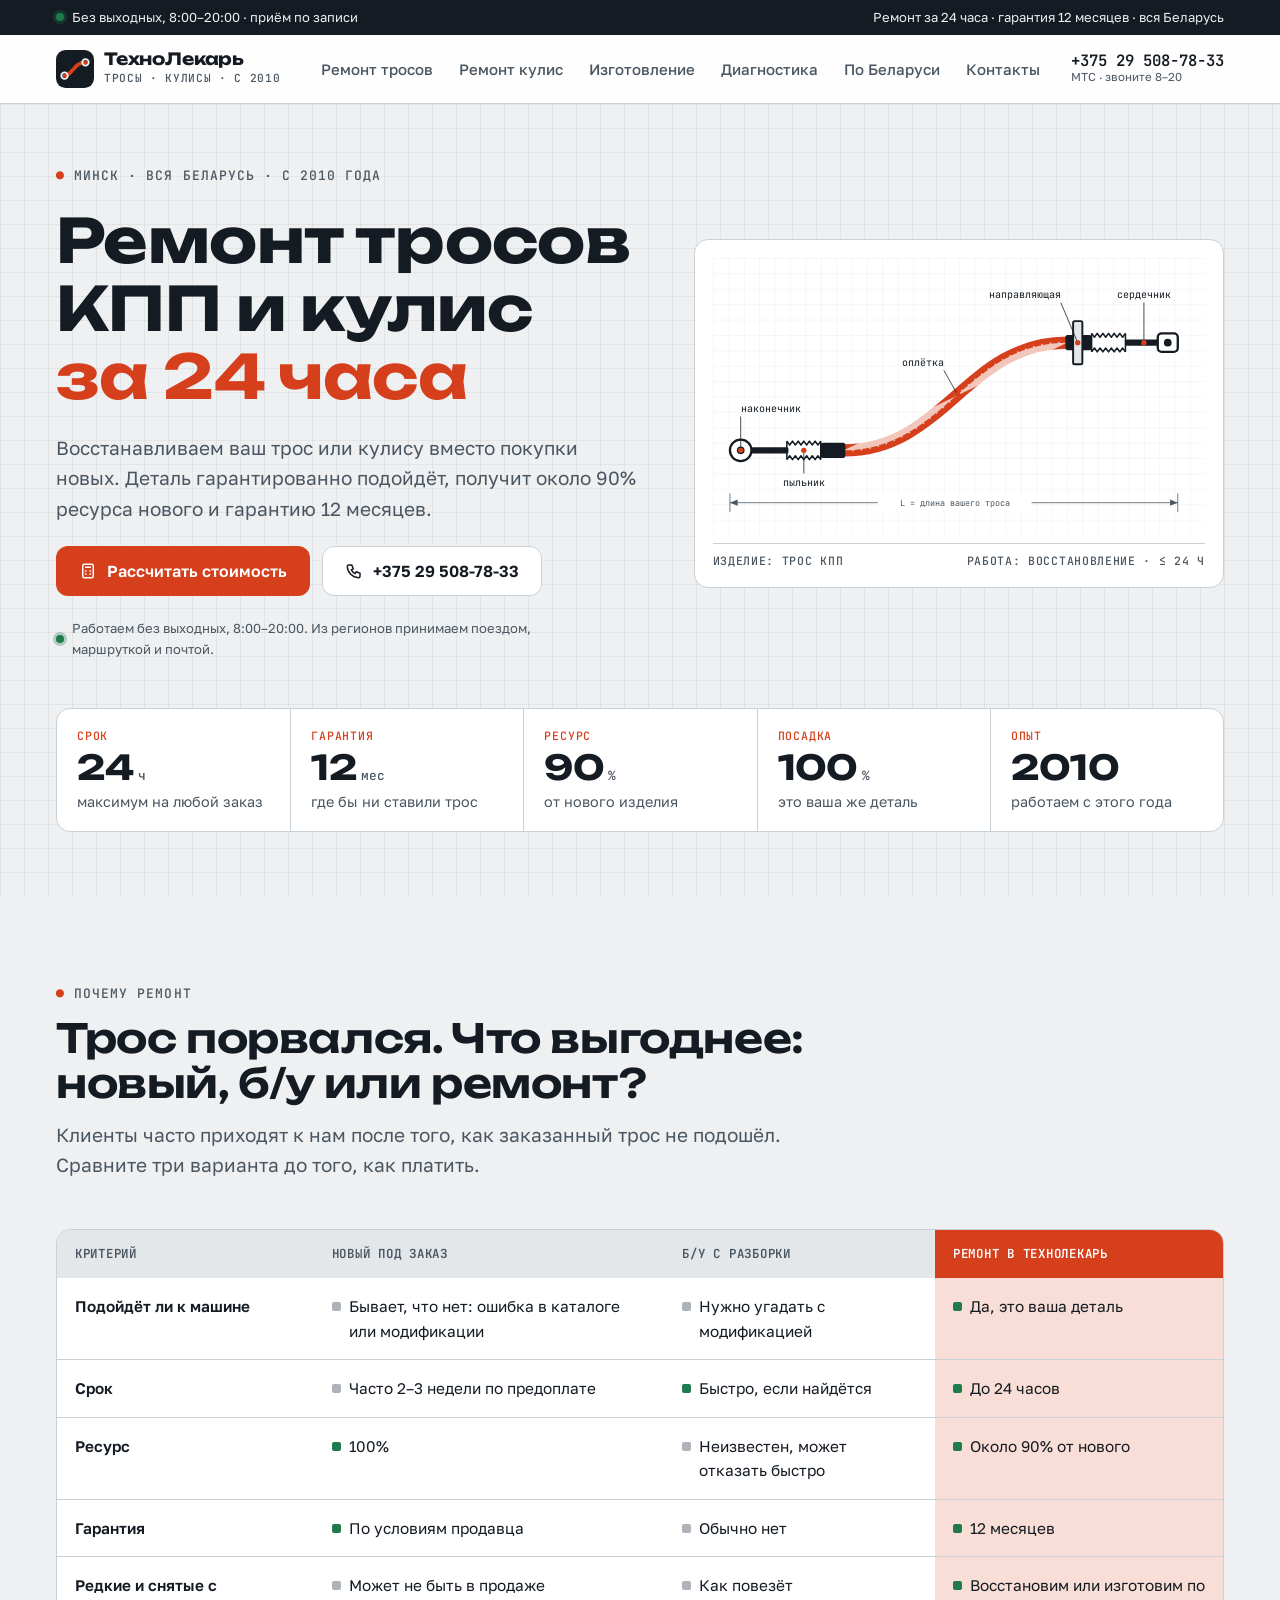
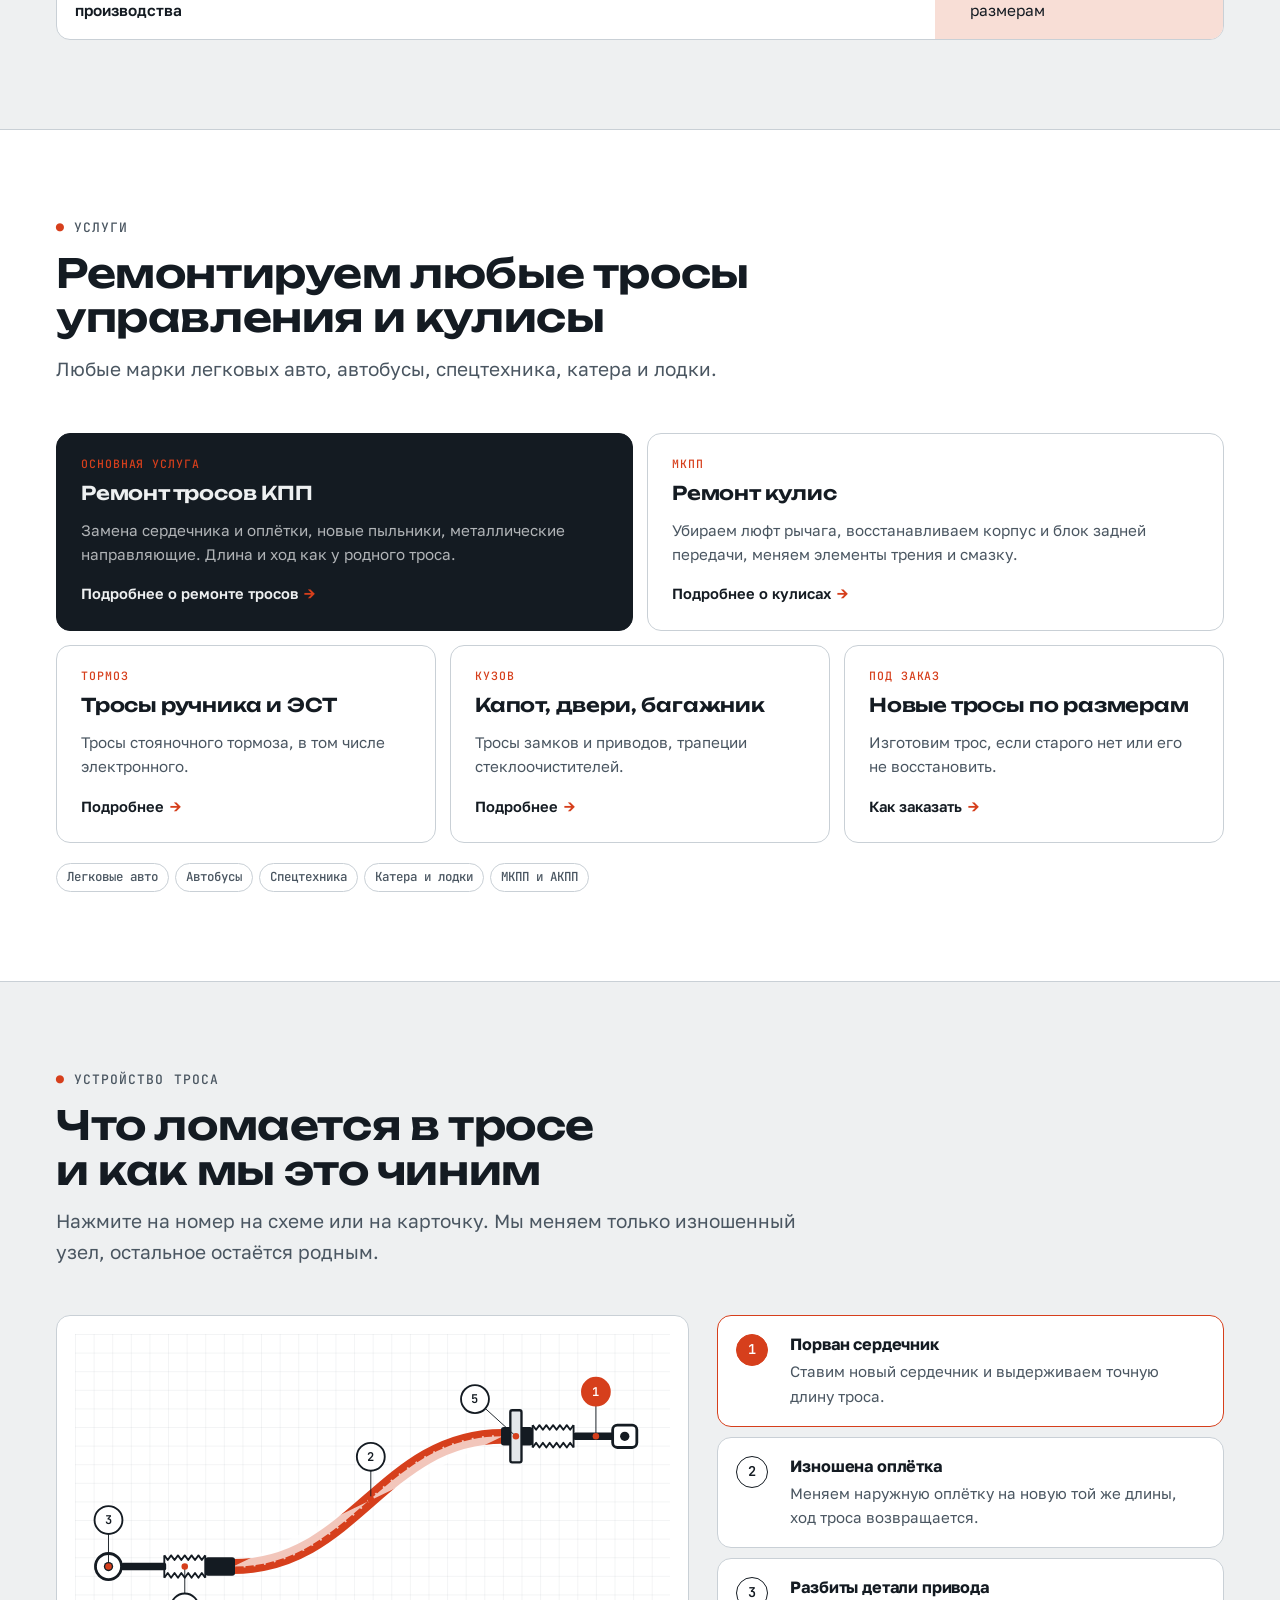
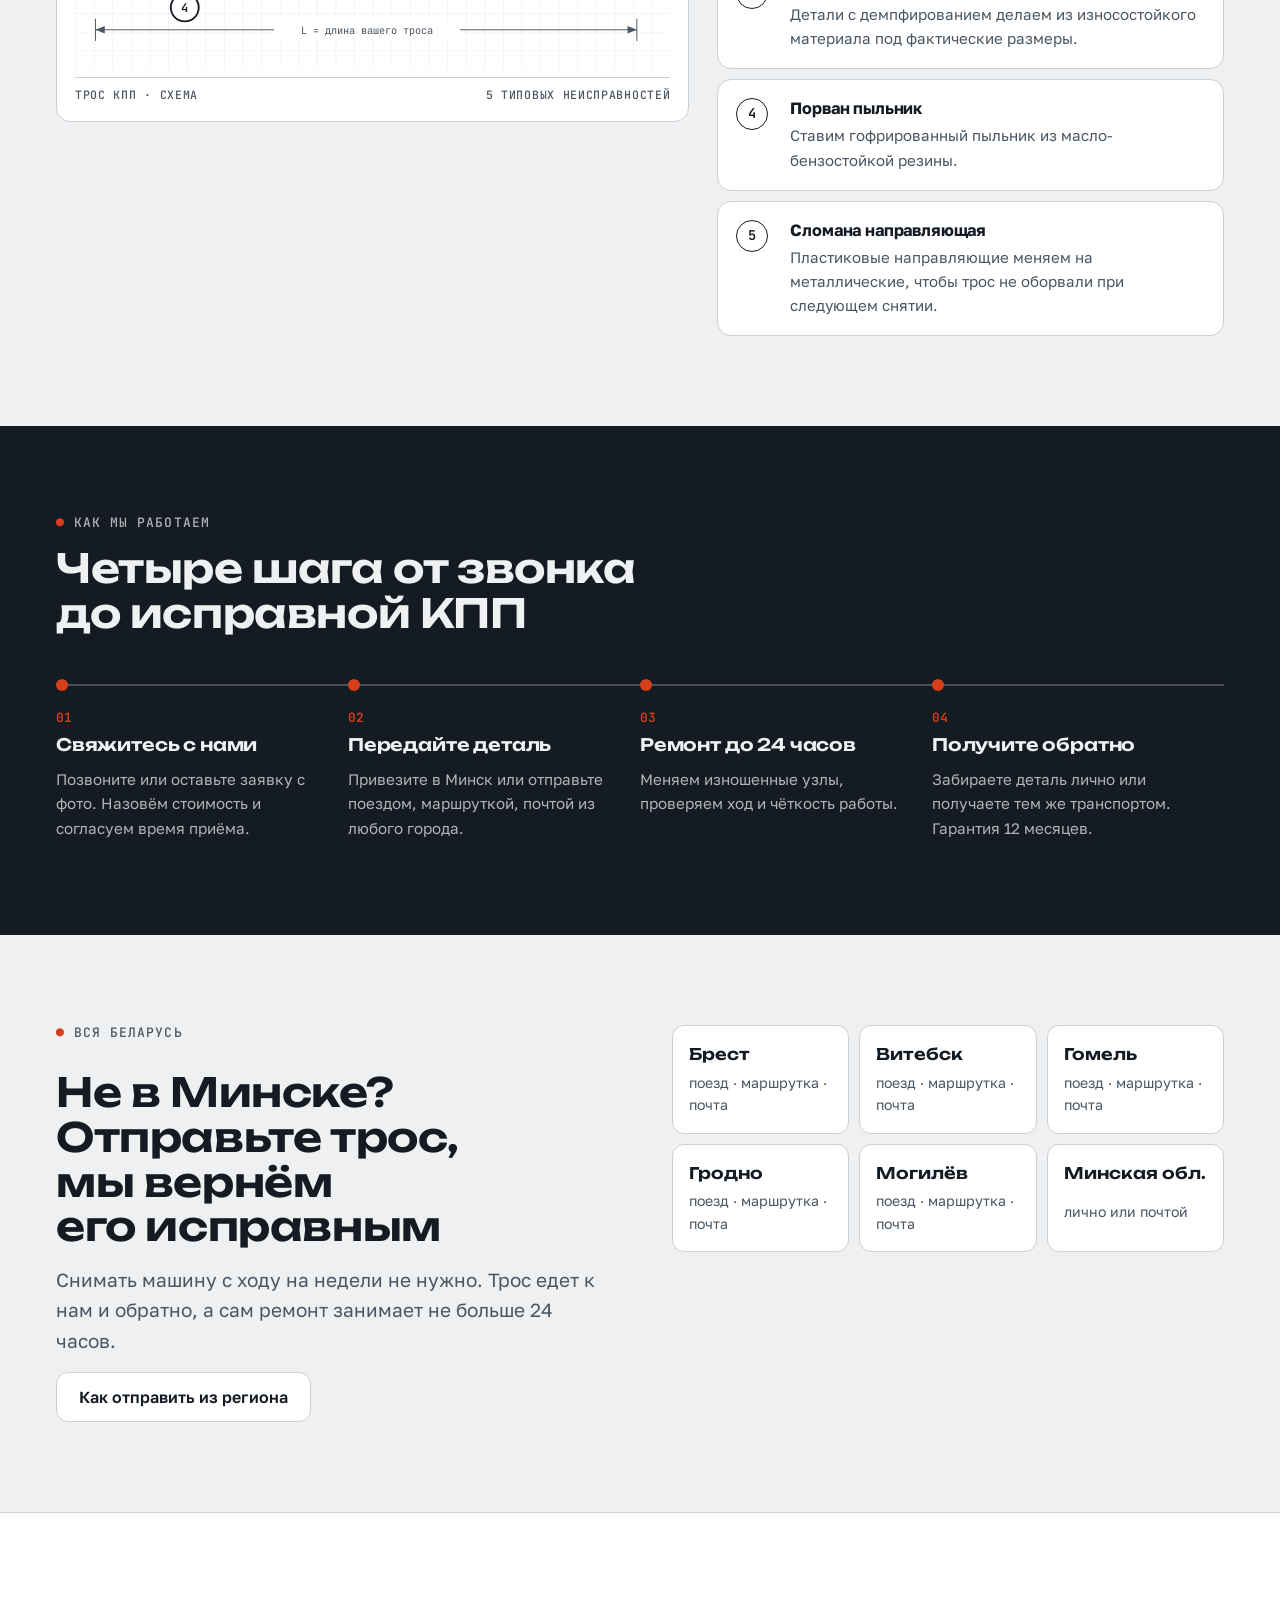
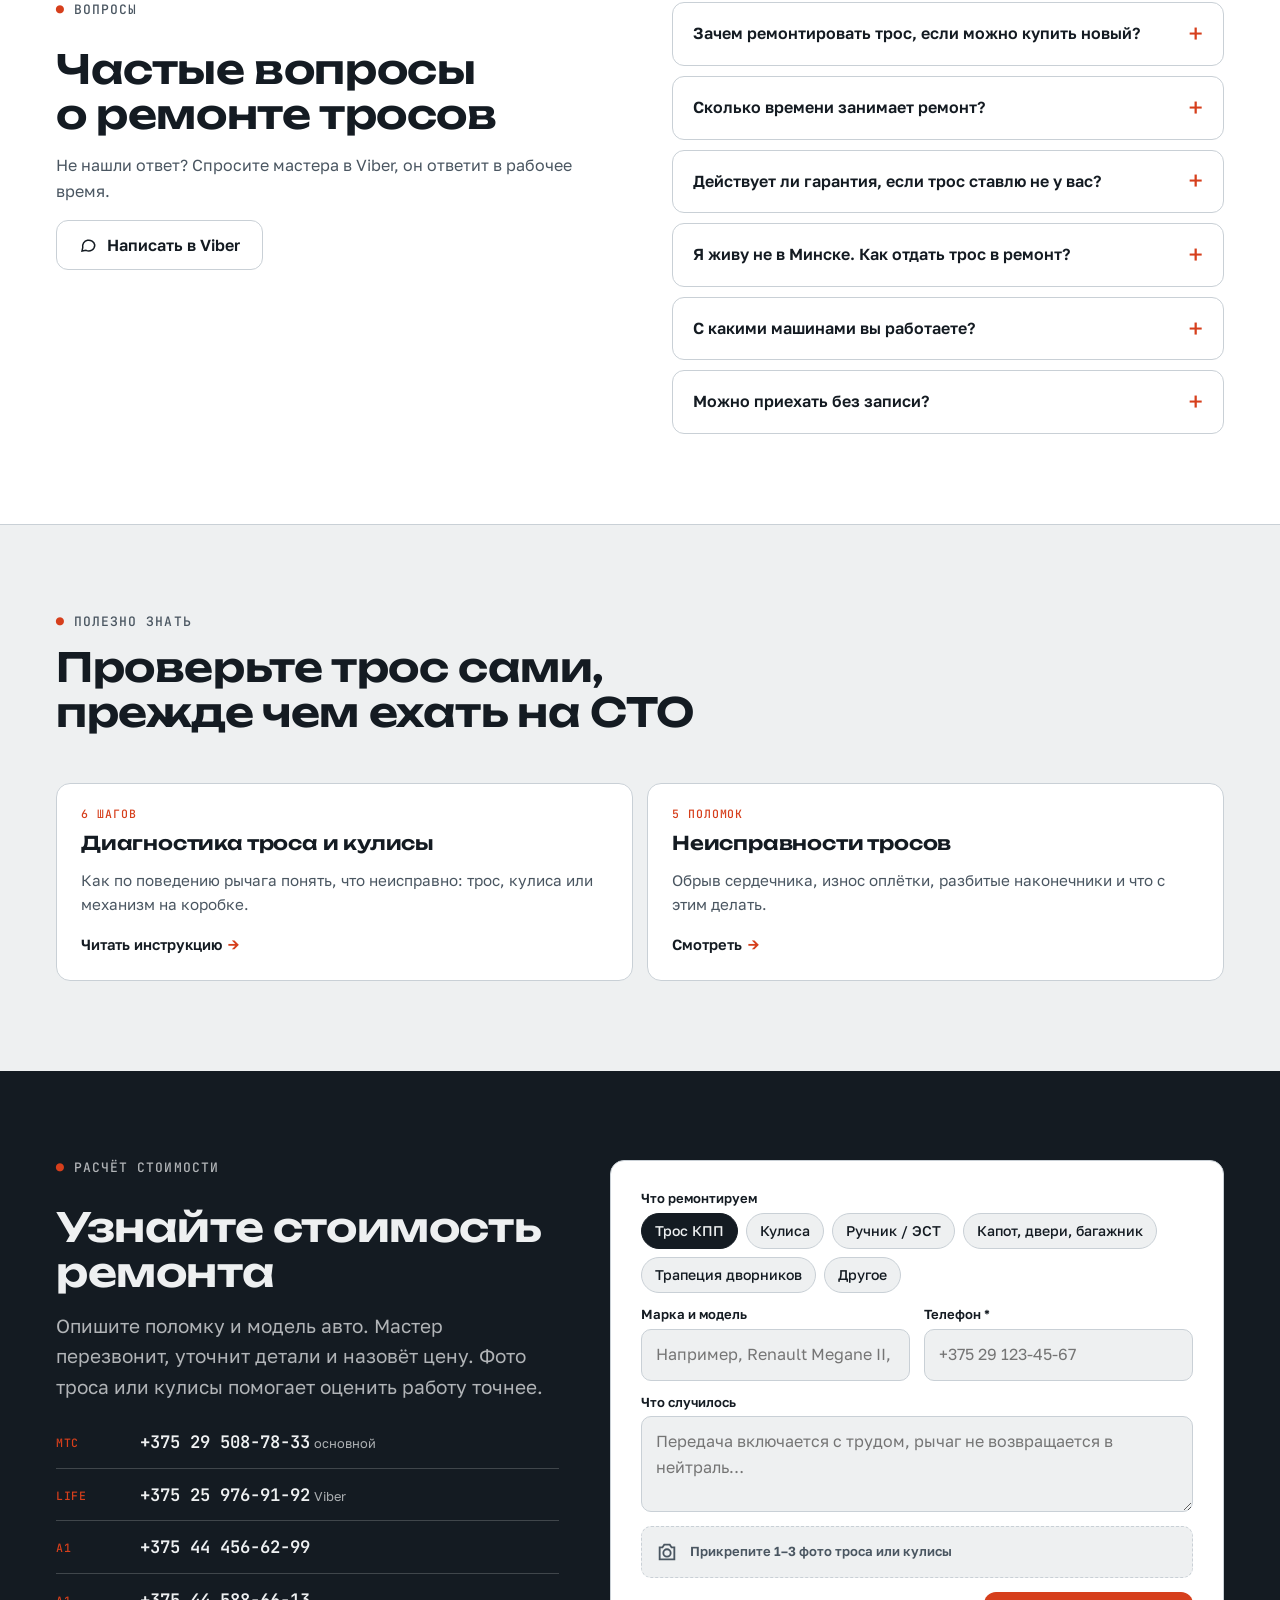
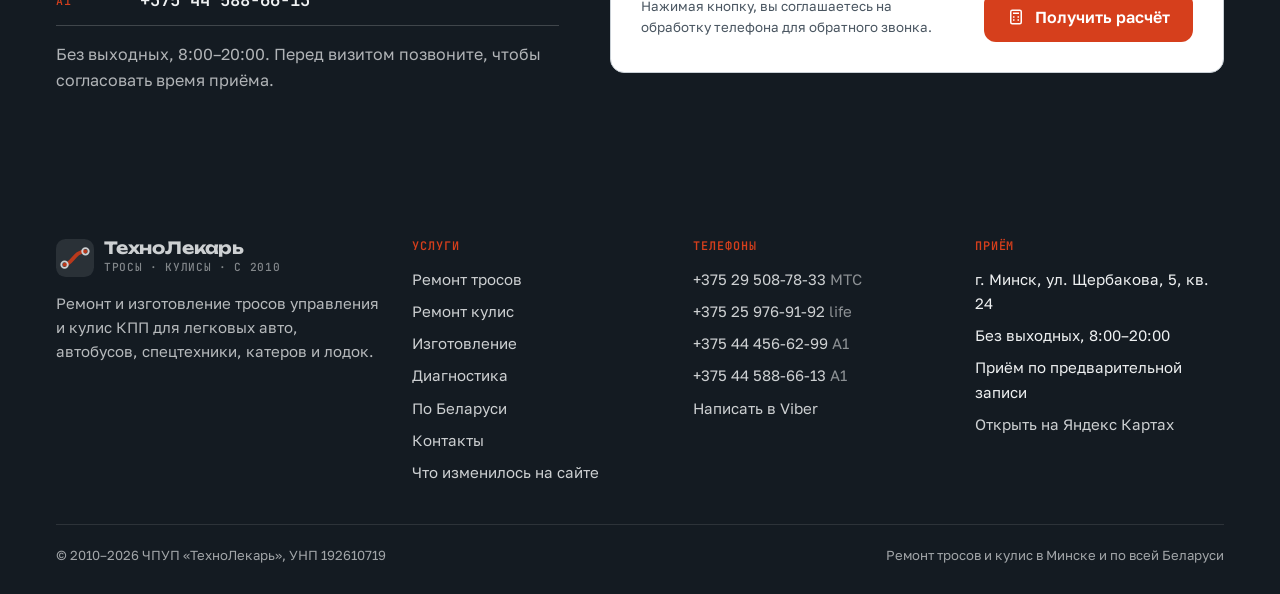
<file: index.html>
<!doctype html>
<html lang="ru">
<head>
<meta charset="utf-8">
<meta name="viewport" content="width=device-width, initial-scale=1, viewport-fit=cover">
<title>Ремонт тросов КПП и кулис в Минске за 24 часа — ТехноЛекарь</title>
<meta name="claude:viewport-fit-sides" content="cover">
<meta name="description" content="Восстанавливаем тросы КПП, кулисы, тросы ручника и электронного стояночного тормоза. Срок до 24 часов, гарантия 12 месяцев, приём со всей Беларуси. С 2010 года. ☎ +375 29 508-78-33">
<link rel="canonical" href="https://www.tros-kpp.by/">
<meta name="robots" content="index, follow">
<meta name="theme-color" content="#141b22">
<meta property="og:type" content="website">
<meta property="og:locale" content="ru_BY">
<meta property="og:site_name" content="ТехноЛекарь">
<meta property="og:title" content="Ремонт тросов КПП и кулис в Минске за 24 часа — ТехноЛекарь">
<meta property="og:description" content="Восстанавливаем тросы КПП, кулисы, тросы ручника и электронного стояночного тормоза. Срок до 24 часов, гарантия 12 месяцев, приём со всей Беларуси. С 2010 года. ☎ +375 29 508-78-33">
<meta property="og:url" content="https://www.tros-kpp.by/">
<link rel="icon" href="data:image/svg+xml,%3Csvg xmlns='http://www.w3.org/2000/svg' viewBox='0 0 40 40'%3E%3Crect width='40' height='40' rx='10' fill='%23141b22'/%3E%3Cpath d='M9 27 C 17 27, 19 13, 31 13' fill='none' stroke='%23d63f1c' stroke-width='4' stroke-linecap='round'/%3E%3C/svg%3E" type="image/svg+xml">
<link rel="preconnect" href="https://fonts.googleapis.com">
<link rel="preconnect" href="https://fonts.gstatic.com" crossorigin>
<link rel="stylesheet" href="https://fonts.googleapis.com/css2?family=Golos+Text:wght@400;500;600;700&family=JetBrains+Mono:wght@400;500;600&family=Unbounded:wght@500;600;700&display=swap">
<link rel="stylesheet" href="assets/styles.css">
<script type="application/ld+json">
{
 "@context": "https://schema.org",
 "@graph": [
  {
   "@type": "AutoRepair",
   "@id": "https://www.tros-kpp.by/#org",
   "name": "ТехноЛекарь — ремонт тросов и кулис",
   "legalName": "Частное производственное унитарное предприятие «ТехноЛекарь»",
   "taxID": "192610719",
   "url": "https://www.tros-kpp.by/",
   "telephone": [
    "+375295087833",
    "+375259769192",
    "+375444566299",
    "+375445886613"
   ],
   "foundingDate": "2010",
   "priceRange": "$$",
   "address": {
    "@type": "PostalAddress",
    "streetAddress": "ул. Щербакова, 5",
    "addressLocality": "Минск",
    "addressCountry": "BY"
   },
   "openingHoursSpecification": [
    {
     "@type": "OpeningHoursSpecification",
     "dayOfWeek": [
      "Monday",
      "Tuesday",
      "Wednesday",
      "Thursday",
      "Friday",
      "Saturday",
      "Sunday"
     ],
     "opens": "08:00",
     "closes": "20:00"
    }
   ],
   "areaServed": {
    "@type": "Country",
    "name": "Беларусь"
   },
   "knowsAbout": [
    "ремонт тросов КПП",
    "ремонт кулисы КПП",
    "ремонт троса ручника",
    "ремонт троса электронного стояночного тормоза",
    "изготовление тросов по размерам"
   ]
  },
  {
   "@type": "FAQPage",
   "mainEntity": [
    {
     "@type": "Question",
     "name": "Зачем ремонтировать трос, если можно купить новый?",
     "acceptedAnswer": {
      "@type": "Answer",
      "text": "Восстановленный трос — это ваша же деталь, поэтому он гарантированно подходит по длине, креплениям и ходу. Новый трос часто приходится заказывать по предоплате и ждать 2–3 недели, а б/у может отказать через короткое время. После ремонта у троса около 90% ресурса нового, а гарантия — 12 месяцев."
     }
    },
    {
     "@type": "Question",
     "name": "Сколько времени занимает ремонт?",
     "acceptedAnswer": {
      "@type": "Answer",
      "text": "Любой заказ выполняем не дольше 24 часов с момента, как трос или кулиса попали к нам."
     }
    },
    {
     "@type": "Question",
     "name": "Действует ли гарантия, если трос ставлю не у вас?",
     "acceptedAnswer": {
      "@type": "Answer",
      "text": "Да. Гарантия 12 месяцев не зависит от того, где установлена деталь: на сертифицированной СТО или в гараже. Важно лишь, чтобы трос не повредили при установке."
     }
    },
    {
     "@type": "Question",
     "name": "Я живу не в Минске. Как отдать трос в ремонт?",
     "acceptedAnswer": {
      "@type": "Answer",
      "text": "Передайте трос или кулису поездом, маршруткой или почтой. Мы восстановим деталь и отправим обратно тем же способом."
     }
    },
    {
     "@type": "Question",
     "name": "С какими машинами вы работаете?",
     "acceptedAnswer": {
      "@type": "Answer",
      "text": "С легковыми автомобилями любых марок, автобусами и спецтехникой. Ремонтируем также тросы катеров и лодок."
     }
    },
    {
     "@type": "Question",
     "name": "Можно приехать без записи?",
     "acceptedAnswer": {
      "@type": "Answer",
      "text": "Лучше позвоните заранее: менеджер согласует время приёма, и мастер будет на месте."
     }
    }
   ]
  }
 ]
}
</script>
</head>
<body>
<a class="skip" href="#main">Перейти к содержимому</a>
<div class="topbar"><div class="wrap">
  <span><i class="dot" aria-hidden="true"></i>Без выходных, 8:00–20:00 · приём по записи</span>
  <span>Ремонт за 24 часа · гарантия 12 месяцев · вся Беларусь</span>
</div></div>
<header class="site-header"><div class="wrap">
  <a class="logo" href="index.html" aria-label="ТехноЛекарь — на главную"><svg viewBox="0 0 40 40" aria-hidden="true"><rect width="40" height="40" rx="10" class="svg-ink-fill"/><path d="M9 27 C 17 27, 19 13, 31 13" fill="none" class="svg-accent" stroke-width="4" stroke-linecap="round"/><circle cx="9" cy="27" r="3.4" fill="none" stroke="var(--bg)" stroke-width="2"/><circle cx="31" cy="13" r="3.4" fill="none" stroke="var(--bg)" stroke-width="2"/></svg><span><strong>ТехноЛекарь</strong><small>тросы · кулисы · с 2010</small></span></a>
  <nav class="nav" id="nav" aria-label="Основное меню"><a href="remont-trosov.html">Ремонт тросов</a><a href="remont-kulis.html">Ремонт кулис</a><a href="izgotovlenie-trosov.html">Изготовление</a><a href="diagnostika.html">Диагностика</a><a href="po-belarusi.html">По Беларуси</a><a href="kontakty.html">Контакты</a></nav>
  <a class="header-phone" href="tel:+375295087833">+375 29 508-78-33<small>МТС · звоните 8–20</small></a>
  <a class="btn btn-primary btn-sm header-cta" href="#order">Рассчитать ремонт</a>
  <button class="menu-btn" type="button" aria-controls="nav" aria-expanded="false" aria-label="Открыть меню">
    <svg width="22" height="22" viewBox="0 0 24 24" fill="none" stroke="currentColor" stroke-width="2"><path d="M4 7h16M4 12h16M4 17h16"/></svg>
  </button>
</div></header>
<main id="main">
<section class="hero blueprint"><div class="wrap hero-grid">
  <div class="hero-copy">
    <p class="eyebrow"><b>●</b> Минск · вся Беларусь · с 2010 года</p>
    <h1>Ремонт тросов КПП и кулис <span class="accent">за 24 часа</span></h1>
    <p class="lead">Восстанавливаем ваш трос или кулису вместо покупки новых. Деталь гарантированно подойдёт, получит около 90% ресурса нового и гарантию 12 месяцев.</p>
    <div class="hero-actions">
      <a class="btn btn-primary" href="#order"><svg viewBox="0 0 24 24" fill="none" stroke="currentColor" stroke-width="2" aria-hidden="true"><rect x="5" y="3" width="14" height="18" rx="2"/><path d="M8 7h8M8 12h2m4 0h2M8 16h2m4 0h2"/></svg> Рассчитать стоимость</a>
      <a class="btn btn-ghost" href="tel:+375295087833"><svg viewBox="0 0 24 24" fill="none" stroke="currentColor" stroke-width="2" aria-hidden="true"><path d="M5 4h4l2 5-2.5 1.5a11 11 0 0 0 5 5L15 13l5 2v4a2 2 0 0 1-2 2A16 16 0 0 1 3 6a2 2 0 0 1 2-2"/></svg> +375 29 508-78-33</a>
    </div>
    <p class="hero-note"><i class="dot" aria-hidden="true"></i>Работаем без выходных, 8:00–20:00. Из регионов принимаем поездом, маршруткой и почтой.</p>
  </div>
  <figure class="drawing" style="margin:0"><svg viewBox="0 0 640 360" role="img" aria-labelledby="hero-svg-t"><title id="hero-svg-t">Схема троса КПП: наконечник, пыльник, оплётка, направляющая, сердечник</title><defs><pattern id="g" width="20" height="20" patternUnits="userSpaceOnUse"><path d="M20 0H0V20" fill="none" class="svg-muted" stroke-width=".4" opacity=".35"/></pattern></defs><rect x="0" y="0" width="640" height="360" fill="url(#g)"/><path d="M170 250 C 300 250, 330 110, 460 110" class="svg-accent draw-in" stroke-width="16" fill="none" stroke-linecap="butt"/><path d="M170 250 C 300 250, 330 110, 460 110" class="svg-surface-fill" stroke="currentColor" style="stroke:var(--surface)" stroke-width="3" fill="none" stroke-dasharray="2 9" opacity=".7"/><circle cx="36" cy="250" r="14" class="svg-ink svg-surface-fill" stroke-width="3"/><circle cx="36" cy="250" r="5" class="svg-ink-fill"/><rect x="50" y="246" width="48" height="8" rx="2" class="svg-ink-fill"/><polyline points="96.0,238.0 99.7,243.0 103.3,238.0 107.0,243.0 110.7,238.0 114.3,243.0 118.0,238.0 121.7,243.0 125.3,238.0 129.0,243.0 132.7,238.0 136.3,243.0 140.0,238.0" class="svg-ink" fill="none" stroke-width="2" stroke-linejoin="round"/><polyline points="96.0,262.0 99.7,257.0 103.3,262.0 107.0,257.0 110.7,262.0 114.3,257.0 118.0,262.0 121.7,257.0 125.3,262.0 129.0,257.0 132.7,262.0 136.3,257.0 140.0,262.0" class="svg-ink" fill="none" stroke-width="2" stroke-linejoin="round"/><line x1="96" y1="238" x2="96" y2="262" class="svg-ink" stroke-width="2"/><line x1="140" y1="238" x2="140" y2="262" class="svg-ink" stroke-width="2"/><rect x="140" y="240" width="32" height="20" rx="3" class="svg-ink-fill"/><rect x="458" y="100" width="34" height="20" rx="3" class="svg-ink-fill"/><rect x="468" y="82" width="12" height="56" rx="2" class="svg-ink svg-surface2-fill" stroke-width="2.5"/><polyline points="492.0,98.0 495.7,103.0 499.3,98.0 503.0,103.0 506.7,98.0 510.3,103.0 514.0,98.0 517.7,103.0 521.3,98.0 525.0,103.0 528.7,98.0 532.3,103.0 536.0,98.0" class="svg-ink" fill="none" stroke-width="2" stroke-linejoin="round"/><polyline points="492.0,122.0 495.7,117.0 499.3,122.0 503.0,117.0 506.7,122.0 510.3,117.0 514.0,122.0 517.7,117.0 521.3,122.0 525.0,117.0 528.7,122.0 532.3,117.0 536.0,122.0" class="svg-ink" fill="none" stroke-width="2" stroke-linejoin="round"/><line x1="492" y1="98" x2="492" y2="122" class="svg-ink" stroke-width="2"/><line x1="536" y1="98" x2="536" y2="122" class="svg-ink" stroke-width="2"/><rect x="536" y="106" width="44" height="8" rx="2" class="svg-ink-fill"/><rect x="578" y="98" width="26" height="24" rx="5" class="svg-ink svg-surface-fill" stroke-width="3"/><circle cx="591" cy="110" r="5" class="svg-ink-fill"/><g class="svg-muted" stroke-width="1"><line x1="22" y1="318" x2="604" y2="318"/><line x1="22" y1="306" x2="22" y2="330"/><line x1="604" y1="306" x2="604" y2="330"/></g><path d="M22 318l10 -4v8z M604 318l-10 -4v8z" class="svg-muted-fill"/><rect x="214" y="308" width="200" height="20" class="svg-surface-fill"/><text x="314" y="322" text-anchor="middle" class="svg-text-muted">L = длина вашего троса</text><line x1="560" y1="110" x2="560" y2="58" class="svg-ink" stroke-width="1"/><circle cx="560" cy="110" r="3.5" class="svg-accent-fill"/><text x="560" y="52" text-anchor="middle" class="svg-text">сердечник</text><line x1="474" y1="110" x2="452" y2="58" class="svg-ink" stroke-width="1"/><circle cx="474" cy="110" r="3.5" class="svg-accent-fill"/><text x="452" y="52" text-anchor="end" class="svg-text">направляющая</text><line x1="318" y1="178" x2="300" y2="146" class="svg-ink" stroke-width="1"/><circle cx="318" cy="178" r="3.5" class="svg-accent-fill"/><text x="300" y="140" text-anchor="end" class="svg-text">оплётка</text><line x1="118" y1="250" x2="118" y2="280" class="svg-ink" stroke-width="1"/><circle cx="118" cy="250" r="3.5" class="svg-accent-fill"/><text x="118" y="296" text-anchor="middle" class="svg-text">пыльник</text><line x1="36" y1="250" x2="36" y2="206" class="svg-ink" stroke-width="1"/><circle cx="36" cy="250" r="3.5" class="svg-accent-fill"/><text x="36" y="200" text-anchor="start" class="svg-text">наконечник</text></svg>
    <figcaption><span>Изделие: трос КПП</span><span>Работа: восстановление · ≤ 24 ч</span></figcaption></figure>
</div>
<div class="wrap" style="margin-top:clamp(28px,4vw,48px)"><div class="specs"><div class="spec"><span class="key">Срок</span><span class="val">24<sub>ч</sub></span><p>максимум на любой заказ</p></div><div class="spec"><span class="key">Гарантия</span><span class="val">12<sub>мес</sub></span><p>где бы ни ставили трос</p></div><div class="spec"><span class="key">Ресурс</span><span class="val">90<sub>%</sub></span><p>от нового изделия</p></div><div class="spec"><span class="key">Посадка</span><span class="val">100<sub>%</sub></span><p>это ваша же деталь</p></div><div class="spec"><span class="key">Опыт</span><span class="val">2010<sub></sub></span><p>работаем с этого года</p></div></div></div>
</section>

<section class="section" aria-labelledby="why-t"><div class="wrap">
  <div class="section-head"><p class="eyebrow"><b>●</b> Почему ремонт</p>
  <h2 id="why-t">Трос порвался. Что выгоднее: новый, б/у или ремонт?</h2>
  <p class="lead">Клиенты часто приходят к нам после того, как заказанный трос не подошёл. Сравните три варианта до того, как платить.</p></div>
  <div class="table-scroll"><table class="compare">
    <thead><tr><th scope="col">Критерий</th><th scope="col">Новый под заказ</th><th scope="col">Б/у с разборки</th><th scope="col" class="us">Ремонт в ТехноЛекарь</th></tr></thead>
    <tbody>
      <tr><th scope="row">Подойдёт ли к машине</th><td><span class="mark bad">Бывает, что нет: ошибка в каталоге или модификации</span></td><td><span class="mark bad">Нужно угадать с модификацией</span></td><td class="us"><span class="mark good">Да, это ваша деталь</span></td></tr>
      <tr><th scope="row">Срок</th><td><span class="mark bad">Часто 2–3 недели по предоплате</span></td><td><span class="mark good">Быстро, если найдётся</span></td><td class="us"><span class="mark good">До 24 часов</span></td></tr>
      <tr><th scope="row">Ресурс</th><td><span class="mark good">100%</span></td><td><span class="mark bad">Неизвестен, может отказать быстро</span></td><td class="us"><span class="mark good">Около 90% от нового</span></td></tr>
      <tr><th scope="row">Гарантия</th><td><span class="mark good">По условиям продавца</span></td><td><span class="mark bad">Обычно нет</span></td><td class="us"><span class="mark good">12 месяцев</span></td></tr>
      <tr><th scope="row">Редкие и снятые с производства</th><td><span class="mark bad">Может не быть в продаже</span></td><td><span class="mark bad">Как повезёт</span></td><td class="us"><span class="mark good">Восстановим или изготовим по размерам</span></td></tr>
    </tbody>
  </table></div>
</div></section>

<section class="section band" aria-labelledby="svc-t"><div class="wrap">
  <div class="section-head"><p class="eyebrow"><b>●</b> Услуги</p><h2 id="svc-t">Ремонтируем любые тросы управления и кулисы</h2>
  <p class="lead">Любые марки легковых авто, автобусы, спецтехника, катера и лодки.</p></div>
  <div class="services">
    <a class="svc feature wide" href="remont-trosov.html"><span class="code">Основная услуга</span><h3>Ремонт тросов КПП</h3>
      <p>Замена сердечника и оплётки, новые пыльники, металлические направляющие. Длина и ход как у родного троса.</p><span class="more">Подробнее о ремонте тросов</span></a>
    <a class="svc wide" href="remont-kulis.html"><span class="code">МКПП</span><h3>Ремонт кулис</h3>
      <p>Убираем люфт рычага, восстанавливаем корпус и блок задней передачи, меняем элементы трения и смазку.</p><span class="more">Подробнее о кулисах</span></a>
    <a class="svc" href="remont-trosov.html#types"><span class="code">Тормоз</span><h3>Тросы ручника и ЭСТ</h3>
      <p>Тросы стояночного тормоза, в том числе электронного.</p><span class="more">Подробнее</span></a>
    <a class="svc" href="remont-trosov.html#types"><span class="code">Кузов</span><h3>Капот, двери, багажник</h3>
      <p>Тросы замков и приводов, трапеции стеклоочистителей.</p><span class="more">Подробнее</span></a>
    <a class="svc" href="izgotovlenie-trosov.html"><span class="code">Под заказ</span><h3>Новые тросы по размерам</h3>
      <p>Изготовим трос, если старого нет или его не восстановить.</p><span class="more">Как заказать</span></a>
  </div>
  <div class="tags" style="margin-top:20px"><span class="tag">Легковые авто</span><span class="tag">Автобусы</span><span class="tag">Спецтехника</span><span class="tag">Катера и лодки</span><span class="tag">МКПП и АКПП</span></div>
</div></section>

<section class="section" aria-labelledby="anat-t"><div class="wrap">
  <div class="section-head"><p class="eyebrow"><b>●</b> Устройство троса</p><h2 id="anat-t">Что ломается в тросе и как мы это чиним</h2>
  <p class="lead">Нажмите на номер на схеме или на карточку. Мы меняем только изношенный узел, остальное остаётся родным.</p></div>
  <div class="anatomy">
    <figure class="drawing" style="margin:0"><svg viewBox="0 0 640 360" role="img" aria-label="Интерактивная схема троса КПП"><defs><pattern id="g" width="20" height="20" patternUnits="userSpaceOnUse"><path d="M20 0H0V20" fill="none" class="svg-muted" stroke-width=".4" opacity=".35"/></pattern></defs><rect x="0" y="0" width="640" height="360" fill="url(#g)"/><path d="M170 250 C 300 250, 330 110, 460 110" class="svg-accent draw-in" stroke-width="16" fill="none" stroke-linecap="butt"/><path d="M170 250 C 300 250, 330 110, 460 110" class="svg-surface-fill" stroke="currentColor" style="stroke:var(--surface)" stroke-width="3" fill="none" stroke-dasharray="2 9" opacity=".7"/><circle cx="36" cy="250" r="14" class="svg-ink svg-surface-fill" stroke-width="3"/><circle cx="36" cy="250" r="5" class="svg-ink-fill"/><rect x="50" y="246" width="48" height="8" rx="2" class="svg-ink-fill"/><polyline points="96.0,238.0 99.7,243.0 103.3,238.0 107.0,243.0 110.7,238.0 114.3,243.0 118.0,238.0 121.7,243.0 125.3,238.0 129.0,243.0 132.7,238.0 136.3,243.0 140.0,238.0" class="svg-ink" fill="none" stroke-width="2" stroke-linejoin="round"/><polyline points="96.0,262.0 99.7,257.0 103.3,262.0 107.0,257.0 110.7,262.0 114.3,257.0 118.0,262.0 121.7,257.0 125.3,262.0 129.0,257.0 132.7,262.0 136.3,257.0 140.0,262.0" class="svg-ink" fill="none" stroke-width="2" stroke-linejoin="round"/><line x1="96" y1="238" x2="96" y2="262" class="svg-ink" stroke-width="2"/><line x1="140" y1="238" x2="140" y2="262" class="svg-ink" stroke-width="2"/><rect x="140" y="240" width="32" height="20" rx="3" class="svg-ink-fill"/><rect x="458" y="100" width="34" height="20" rx="3" class="svg-ink-fill"/><rect x="468" y="82" width="12" height="56" rx="2" class="svg-ink svg-surface2-fill" stroke-width="2.5"/><polyline points="492.0,98.0 495.7,103.0 499.3,98.0 503.0,103.0 506.7,98.0 510.3,103.0 514.0,98.0 517.7,103.0 521.3,98.0 525.0,103.0 528.7,98.0 532.3,103.0 536.0,98.0" class="svg-ink" fill="none" stroke-width="2" stroke-linejoin="round"/><polyline points="492.0,122.0 495.7,117.0 499.3,122.0 503.0,117.0 506.7,122.0 510.3,117.0 514.0,122.0 517.7,117.0 521.3,122.0 525.0,117.0 528.7,122.0 532.3,117.0 536.0,122.0" class="svg-ink" fill="none" stroke-width="2" stroke-linejoin="round"/><line x1="492" y1="98" x2="492" y2="122" class="svg-ink" stroke-width="2"/><line x1="536" y1="98" x2="536" y2="122" class="svg-ink" stroke-width="2"/><rect x="536" y="106" width="44" height="8" rx="2" class="svg-ink-fill"/><rect x="578" y="98" width="26" height="24" rx="5" class="svg-ink svg-surface-fill" stroke-width="3"/><circle cx="591" cy="110" r="5" class="svg-ink-fill"/><g class="svg-muted" stroke-width="1"><line x1="22" y1="318" x2="604" y2="318"/><line x1="22" y1="306" x2="22" y2="330"/><line x1="604" y1="306" x2="604" y2="330"/></g><path d="M22 318l10 -4v8z M604 318l-10 -4v8z" class="svg-muted-fill"/><rect x="214" y="308" width="200" height="20" class="svg-surface-fill"/><text x="314" y="322" text-anchor="middle" class="svg-text-muted">L = длина вашего троса</text><line x1="560" y1="110" x2="560" y2="62" class="svg-ink" stroke-width="1"/><circle cx="560" cy="110" r="3.5" class="svg-accent-fill"/><g class="hotspot" data-part="core" tabindex="0" role="button" aria-label="Деталь 1"><circle class="ring svg-ink svg-surface-fill" cx="560" cy="62" r="15" stroke-width="2"/><text x="560" y="66.5" text-anchor="middle" class="svg-text" style="font-weight:600">1</text></g><line x1="318" y1="178" x2="318" y2="132" class="svg-ink" stroke-width="1"/><circle cx="318" cy="178" r="3.5" class="svg-accent-fill"/><g class="hotspot" data-part="sheath" tabindex="0" role="button" aria-label="Деталь 2"><circle class="ring svg-ink svg-surface-fill" cx="318" cy="132" r="15" stroke-width="2"/><text x="318" y="136.5" text-anchor="middle" class="svg-text" style="font-weight:600">2</text></g><line x1="36" y1="250" x2="36" y2="200" class="svg-ink" stroke-width="1"/><circle cx="36" cy="250" r="3.5" class="svg-accent-fill"/><g class="hotspot" data-part="drive" tabindex="0" role="button" aria-label="Деталь 3"><circle class="ring svg-ink svg-surface-fill" cx="36" cy="200" r="15" stroke-width="2"/><text x="36" y="204.5" text-anchor="middle" class="svg-text" style="font-weight:600">3</text></g><line x1="118" y1="250" x2="118" y2="294" class="svg-ink" stroke-width="1"/><circle cx="118" cy="250" r="3.5" class="svg-accent-fill"/><g class="hotspot" data-part="boot" tabindex="0" role="button" aria-label="Деталь 4"><circle class="ring svg-ink svg-surface-fill" cx="118" cy="294" r="15" stroke-width="2"/><text x="118" y="298.5" text-anchor="middle" class="svg-text" style="font-weight:600">4</text></g><line x1="474" y1="110" x2="430" y2="70" class="svg-ink" stroke-width="1"/><circle cx="474" cy="110" r="3.5" class="svg-accent-fill"/><g class="hotspot" data-part="guide" tabindex="0" role="button" aria-label="Деталь 5"><circle class="ring svg-ink svg-surface-fill" cx="430" cy="70" r="15" stroke-width="2"/><text x="430" y="74.5" text-anchor="middle" class="svg-text" style="font-weight:600">5</text></g></svg>
      <figcaption><span>Трос КПП · схема</span><span>5 типовых неисправностей</span></figcaption></figure>
    <div class="faults"><button type="button" class="fault" data-part="core" aria-pressed="false"><span class="num">1</span><h3>Порван сердечник</h3><p>Ставим новый сердечник и выдерживаем точную длину троса.</p></button><button type="button" class="fault" data-part="sheath" aria-pressed="false"><span class="num">2</span><h3>Изношена оплётка</h3><p>Меняем наружную оплётку на новую той же длины, ход троса возвращается.</p></button><button type="button" class="fault" data-part="drive" aria-pressed="false"><span class="num">3</span><h3>Разбиты детали привода</h3><p>Детали с демпфированием делаем из износостойкого материала под фактические размеры.</p></button><button type="button" class="fault" data-part="boot" aria-pressed="false"><span class="num">4</span><h3>Порван пыльник</h3><p>Ставим гофрированный пыльник из масло-бензостойкой резины.</p></button><button type="button" class="fault" data-part="guide" aria-pressed="false"><span class="num">5</span><h3>Сломана направляющая</h3><p>Пластиковые направляющие меняем на металлические, чтобы трос не оборвали при следующем снятии.</p></button></div>
  </div>
</div></section>

<section class="section band-ink" aria-labelledby="how-t"><div class="wrap">
  <div class="section-head"><p class="eyebrow"><b>●</b> Как мы работаем</p><h2 id="how-t">Четыре шага от звонка до исправной КПП</h2></div>
  <ol class="steps">
    <li><h3>Свяжитесь с нами</h3><p>Позвоните или оставьте заявку с фото. Назовём стоимость и согласуем время приёма.</p></li>
    <li><h3>Передайте деталь</h3><p>Привезите в Минск или отправьте поездом, маршруткой, почтой из любого города.</p></li>
    <li><h3>Ремонт до 24 часов</h3><p>Меняем изношенные узлы, проверяем ход и чёткость работы.</p></li>
    <li><h3>Получите обратно</h3><p>Забираете деталь лично или получаете тем же транспортом. Гарантия 12 месяцев.</p></li>
  </ol>
</div></section>

<section class="section" aria-labelledby="reg-t"><div class="wrap split">
  <div class="prose"><p class="eyebrow"><b>●</b> Вся Беларусь</p><h2 id="reg-t">Не в Минске? Отправьте трос, мы вернём его исправным</h2>
  <p class="lead">Снимать машину с ходу на недели не нужно. Трос едет к нам и обратно, а сам ремонт занимает не больше 24 часов.</p>
  <a class="btn btn-ghost" href="po-belarusi.html" style="justify-self:start">Как отправить из региона</a></div>
  <div class="regions">
    <div class="region"><b>Брест</b><span>поезд · маршрутка · почта</span></div>
    <div class="region"><b>Витебск</b><span>поезд · маршрутка · почта</span></div>
    <div class="region"><b>Гомель</b><span>поезд · маршрутка · почта</span></div>
    <div class="region"><b>Гродно</b><span>поезд · маршрутка · почта</span></div>
    <div class="region"><b>Могилёв</b><span>поезд · маршрутка · почта</span></div>
    <div class="region"><b>Минская обл.</b><span>лично или почтой</span></div>
  </div>
</div></section>

<section class="section band" aria-labelledby="faq-t"><div class="wrap split">
  <div class="prose"><p class="eyebrow"><b>●</b> Вопросы</p><h2 id="faq-t">Частые вопросы о ремонте тросов</h2>
  <p class="muted">Не нашли ответ? Спросите мастера в Viber, он ответит в рабочее время.</p>
  <a class="btn btn-ghost" href="viber://chat?number=%2B375259769192" style="justify-self:start"><svg viewBox="0 0 24 24" fill="none" stroke="currentColor" stroke-width="2" aria-hidden="true"><path d="M21 12a8 8 0 0 1-11.6 7.1L4 20l1-4.6A8 8 0 1 1 21 12z"/></svg> Написать в Viber</a></div>
  <div class="faq"><details><summary>Зачем ремонтировать трос, если можно купить новый?</summary><div><p>Восстановленный трос — это ваша же деталь, поэтому он гарантированно подходит по длине, креплениям и ходу. Новый трос часто приходится заказывать по предоплате и ждать 2–3 недели, а б/у может отказать через короткое время. После ремонта у троса около 90% ресурса нового, а гарантия — 12 месяцев.</p></div></details><details><summary>Сколько времени занимает ремонт?</summary><div><p>Любой заказ выполняем не дольше 24 часов с момента, как трос или кулиса попали к нам.</p></div></details><details><summary>Действует ли гарантия, если трос ставлю не у вас?</summary><div><p>Да. Гарантия 12 месяцев не зависит от того, где установлена деталь: на сертифицированной СТО или в гараже. Важно лишь, чтобы трос не повредили при установке.</p></div></details><details><summary>Я живу не в Минске. Как отдать трос в ремонт?</summary><div><p>Передайте трос или кулису поездом, маршруткой или почтой. Мы восстановим деталь и отправим обратно тем же способом.</p></div></details><details><summary>С какими машинами вы работаете?</summary><div><p>С легковыми автомобилями любых марок, автобусами и спецтехникой. Ремонтируем также тросы катеров и лодок.</p></div></details><details><summary>Можно приехать без записи?</summary><div><p>Лучше позвоните заранее: менеджер согласует время приёма, и мастер будет на месте.</p></div></details></div>
</div></section>

<section class="section" aria-labelledby="know-t"><div class="wrap">
  <div class="section-head"><p class="eyebrow"><b>●</b> Полезно знать</p><h2 id="know-t">Проверьте трос сами, прежде чем ехать на СТО</h2></div>
  <div class="services">
    <a class="svc wide" href="diagnostika.html"><span class="code">6 шагов</span><h3>Диагностика троса и кулисы</h3><p>Как по поведению рычага понять, что неисправно: трос, кулиса или механизм на коробке.</p><span class="more">Читать инструкцию</span></a>
    <a class="svc wide" href="remont-trosov.html#faults"><span class="code">5 поломок</span><h3>Неисправности тросов</h3><p>Обрыв сердечника, износ оплётки, разбитые наконечники и что с этим делать.</p><span class="more">Смотреть</span></a>
  </div>
</div></section>

<section class="section band-ink" id="order" aria-labelledby="o-title"><div class="wrap order">
  <div class="prose">
    <p class="eyebrow"><b>●</b> Расчёт стоимости</p>
    <h2 id="o-title">Узнайте стоимость ремонта</h2>
    <p class="lead">Опишите поломку и модель авто. Мастер перезвонит, уточнит детали и назовёт цену. Фото троса или кулисы помогает оценить работу точнее.</p>
    <div class="contact-lines"><div class="contact-line"><span class="op">МТС</span><span><a href="tel:+375295087833">+375 29 508-78-33</a> <span class="tagline">основной</span></span></div><div class="contact-line"><span class="op">life</span><span><a href="tel:+375259769192">+375 25 976-91-92</a> <span class="tagline">Viber</span></span></div><div class="contact-line"><span class="op">A1</span><span><a href="tel:+375444566299">+375 44 456-62-99</a> <span class="tagline"></span></span></div><div class="contact-line"><span class="op">A1</span><span><a href="tel:+375445886613">+375 44 588-66-13</a> <span class="tagline"></span></span></div></div>
    <p class="muted">Без выходных, 8:00–20:00. Перед визитом позвоните, чтобы согласовать время приёма.</p>
  </div>
  <form class="form" data-order novalidate>
    <div class="field full"><span class="label" id="o-part-l">Что ремонтируем</span>
      <div class="chips" role="radiogroup" aria-labelledby="o-part-l"><input type="radio" name="part" id="o-tros-kpp" value="Трос КПП" checked><label for="o-tros-kpp">Трос КПП</label><input type="radio" name="part" id="o-kulisa" value="Кулиса"><label for="o-kulisa">Кулиса</label><input type="radio" name="part" id="o-ruchnik" value="Ручник / ЭСТ"><label for="o-ruchnik">Ручник / ЭСТ</label><input type="radio" name="part" id="o-kapot" value="Капот, двери, багажник"><label for="o-kapot">Капот, двери, багажник</label><input type="radio" name="part" id="o-trapeciya" value="Трапеция дворников"><label for="o-trapeciya">Трапеция дворников</label><input type="radio" name="part" id="o-drugoe" value="Другое"><label for="o-drugoe">Другое</label></div></div>
    <div class="field"><label for="o-car">Марка и модель</label>
      <input id="o-car" name="car" autocomplete="off" placeholder="Например, Renault Megane II, 2006"></div>
    <div class="field"><label for="o-phone">Телефон *</label>
      <input id="o-phone" name="phone" type="tel" inputmode="tel" autocomplete="tel" required placeholder="+375 29 123-45-67"></div>
    <div class="field full"><label for="o-msg">Что случилось</label>
      <textarea id="o-msg" name="msg" placeholder="Передача включается с трудом, рычаг не возвращается в нейтраль…"></textarea></div>
    <div class="field full"><label class="file-drop" for="o-photo">
      <svg width="22" height="22" viewBox="0 0 24 24" fill="none" stroke="currentColor" stroke-width="2" aria-hidden="true"><path d="M4 7h3l2-3h6l2 3h3v13H4z"/><circle cx="12" cy="13" r="4"/></svg>
      <span>Прикрепите 1–3 фото троса или кулисы</span>
      <input id="o-photo" name="photo" type="file" accept="image/*" multiple></label></div>
    <div class="form-foot">
      <small>Нажимая кнопку, вы соглашаетесь на обработку телефона для обратного звонка.</small>
      <button class="btn btn-primary" type="submit"><svg viewBox="0 0 24 24" fill="none" stroke="currentColor" stroke-width="2" aria-hidden="true"><rect x="5" y="3" width="14" height="18" rx="2"/><path d="M8 7h8M8 12h2m4 0h2M8 16h2m4 0h2"/></svg> Получить расчёт</button>
    </div>
    <p class="form-done" role="status" hidden></p>
  </form>
</div></section></main>
<footer class="site-footer"><div class="wrap">
  <div class="cols">
    <div style="display:grid;gap:14px;align-content:start">
      <a class="logo" href="index.html"><svg viewBox="0 0 40 40" aria-hidden="true"><rect width="40" height="40" rx="10" class="svg-ink-fill"/><path d="M9 27 C 17 27, 19 13, 31 13" fill="none" class="svg-accent" stroke-width="4" stroke-linecap="round"/><circle cx="9" cy="27" r="3.4" fill="none" stroke="var(--bg)" stroke-width="2"/><circle cx="31" cy="13" r="3.4" fill="none" stroke="var(--bg)" stroke-width="2"/></svg><span><strong>ТехноЛекарь</strong><small>тросы · кулисы · с 2010</small></span></a>
      <p style="opacity:.75">Ремонт и изготовление тросов управления и кулис КПП для легковых авто, автобусов, спецтехники, катеров и лодок.</p>
    </div>
    <div><h3>Услуги</h3><ul><li><a href="remont-trosov.html">Ремонт тросов</a></li><li><a href="remont-kulis.html">Ремонт кулис</a></li><li><a href="izgotovlenie-trosov.html">Изготовление</a></li><li><a href="diagnostika.html">Диагностика</a></li><li><a href="po-belarusi.html">По Беларуси</a></li><li><a href="kontakty.html">Контакты</a></li><li><a href="izmeneniya.html">Что изменилось на сайте</a></li></ul></div>
    <div><h3>Телефоны</h3><ul><li><a href="tel:+375295087833">+375 29 508-78-33</a> <span class="muted">МТС</span></li><li><a href="tel:+375259769192">+375 25 976-91-92</a> <span class="muted">life</span></li><li><a href="tel:+375444566299">+375 44 456-62-99</a> <span class="muted">A1</span></li><li><a href="tel:+375445886613">+375 44 588-66-13</a> <span class="muted">A1</span></li><li><a href="viber://chat?number=%2B375259769192">Написать в Viber</a></li></ul></div>
    <div><h3>Приём</h3><ul><li>г. Минск, ул. Щербакова, 5, кв. 24</li><li>Без выходных, 8:00–20:00</li><li>Приём по предварительной записи</li><li><a href="https://yandex.by/maps/?text=%D0%9C%D0%B8%D0%BD%D1%81%D0%BA%2C%20%D1%83%D0%BB.%20%D0%A9%D0%B5%D1%80%D0%B1%D0%B0%D0%BA%D0%BE%D0%B2%D0%B0%2C%205" rel="noopener" target="_blank">Открыть на Яндекс Картах</a></li></ul></div>
  </div>
  <div class="legal">
    <span>© 2010–<span id="year">2026</span> ЧПУП «ТехноЛекарь», УНП 192610719</span>
    <span>Ремонт тросов и кулис в Минске и по всей Беларуси</span>
  </div>
</div></footer>
<nav class="actionbar" aria-label="Быстрая связь">
  <a href="tel:+375295087833"><svg viewBox="0 0 24 24" fill="none" stroke="currentColor" stroke-width="2" aria-hidden="true"><path d="M5 4h4l2 5-2.5 1.5a11 11 0 0 0 5 5L15 13l5 2v4a2 2 0 0 1-2 2A16 16 0 0 1 3 6a2 2 0 0 1 2-2"/></svg> Звонок</a>
  <a href="viber://chat?number=%2B375259769192"><svg viewBox="0 0 24 24" fill="none" stroke="currentColor" stroke-width="2" aria-hidden="true"><path d="M21 12a8 8 0 0 1-11.6 7.1L4 20l1-4.6A8 8 0 1 1 21 12z"/></svg> Viber</a>
  <a class="primary" href="#order"><svg viewBox="0 0 24 24" fill="none" stroke="currentColor" stroke-width="2" aria-hidden="true"><rect x="5" y="3" width="14" height="18" rx="2"/><path d="M8 7h8M8 12h2m4 0h2M8 16h2m4 0h2"/></svg> Расчёт</a>
</nav>
<script src="assets/app.js" defer></script>
</body>
</html>
</file>
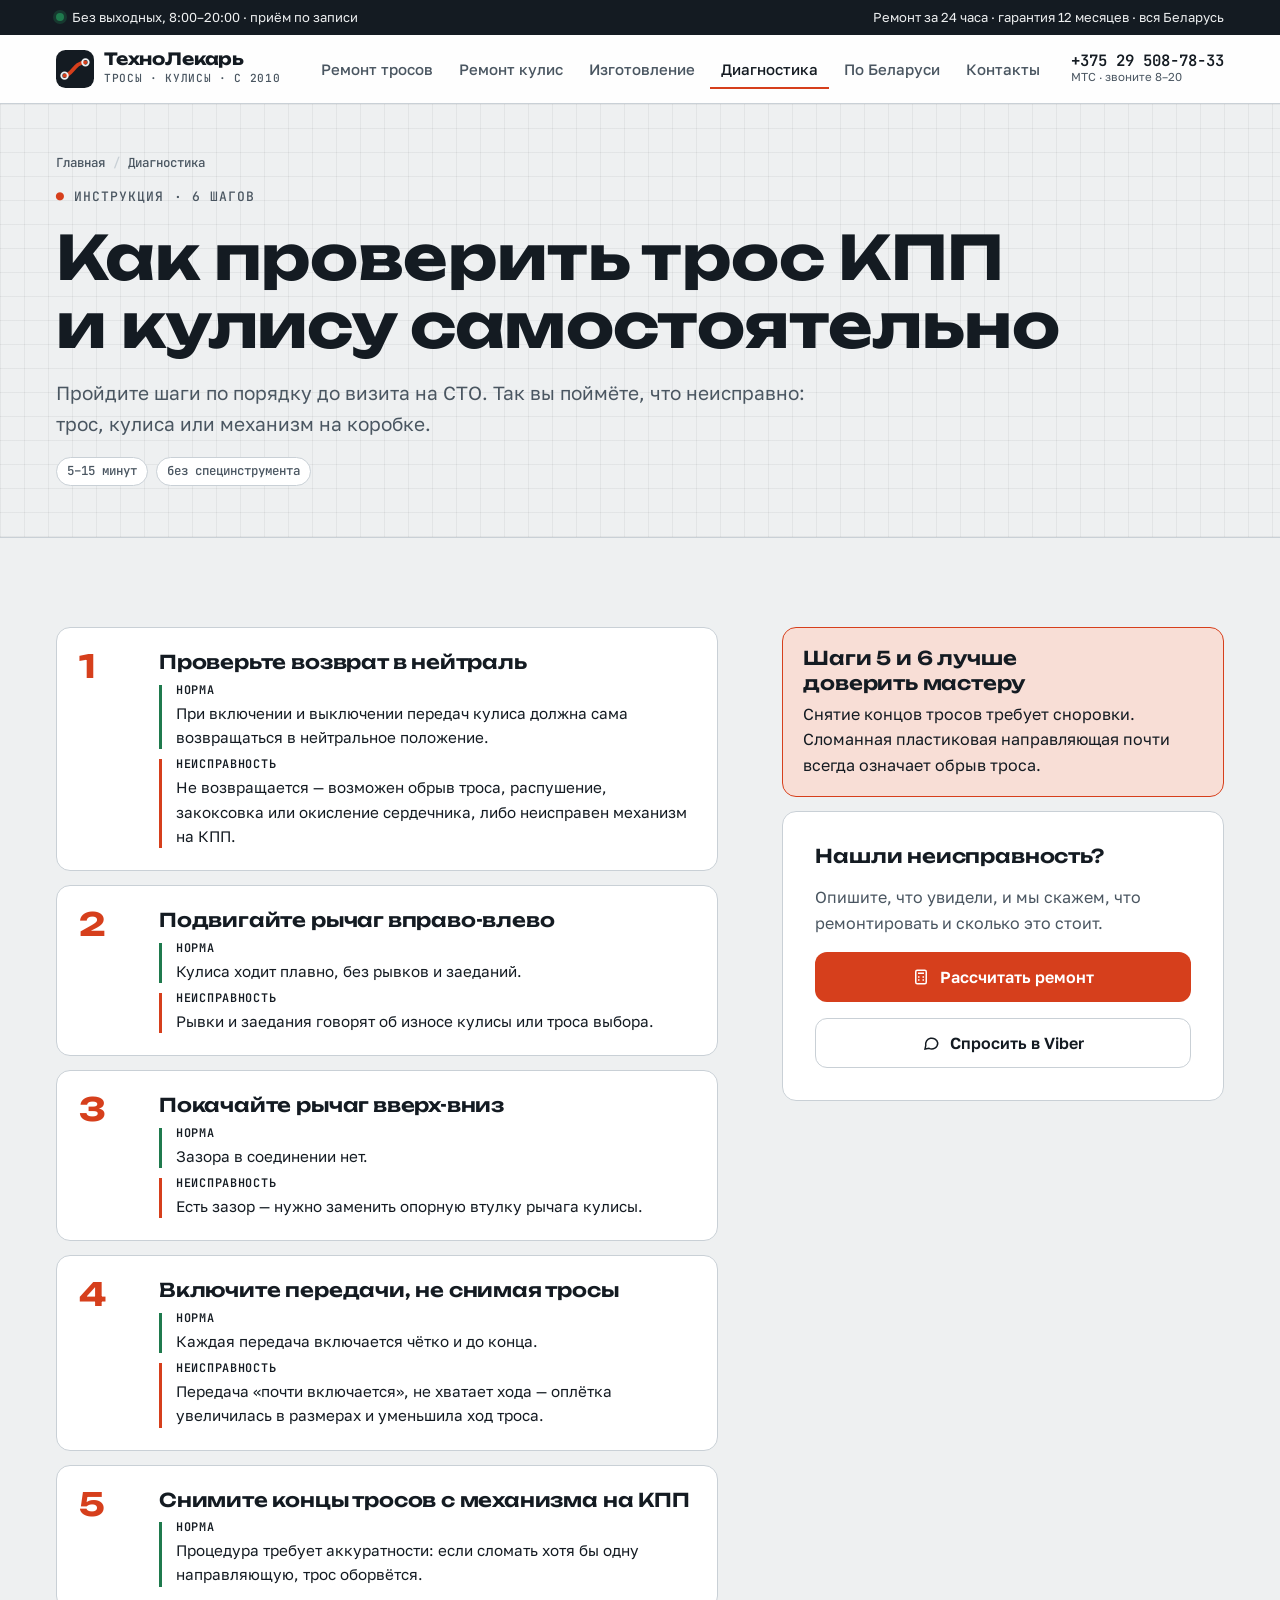
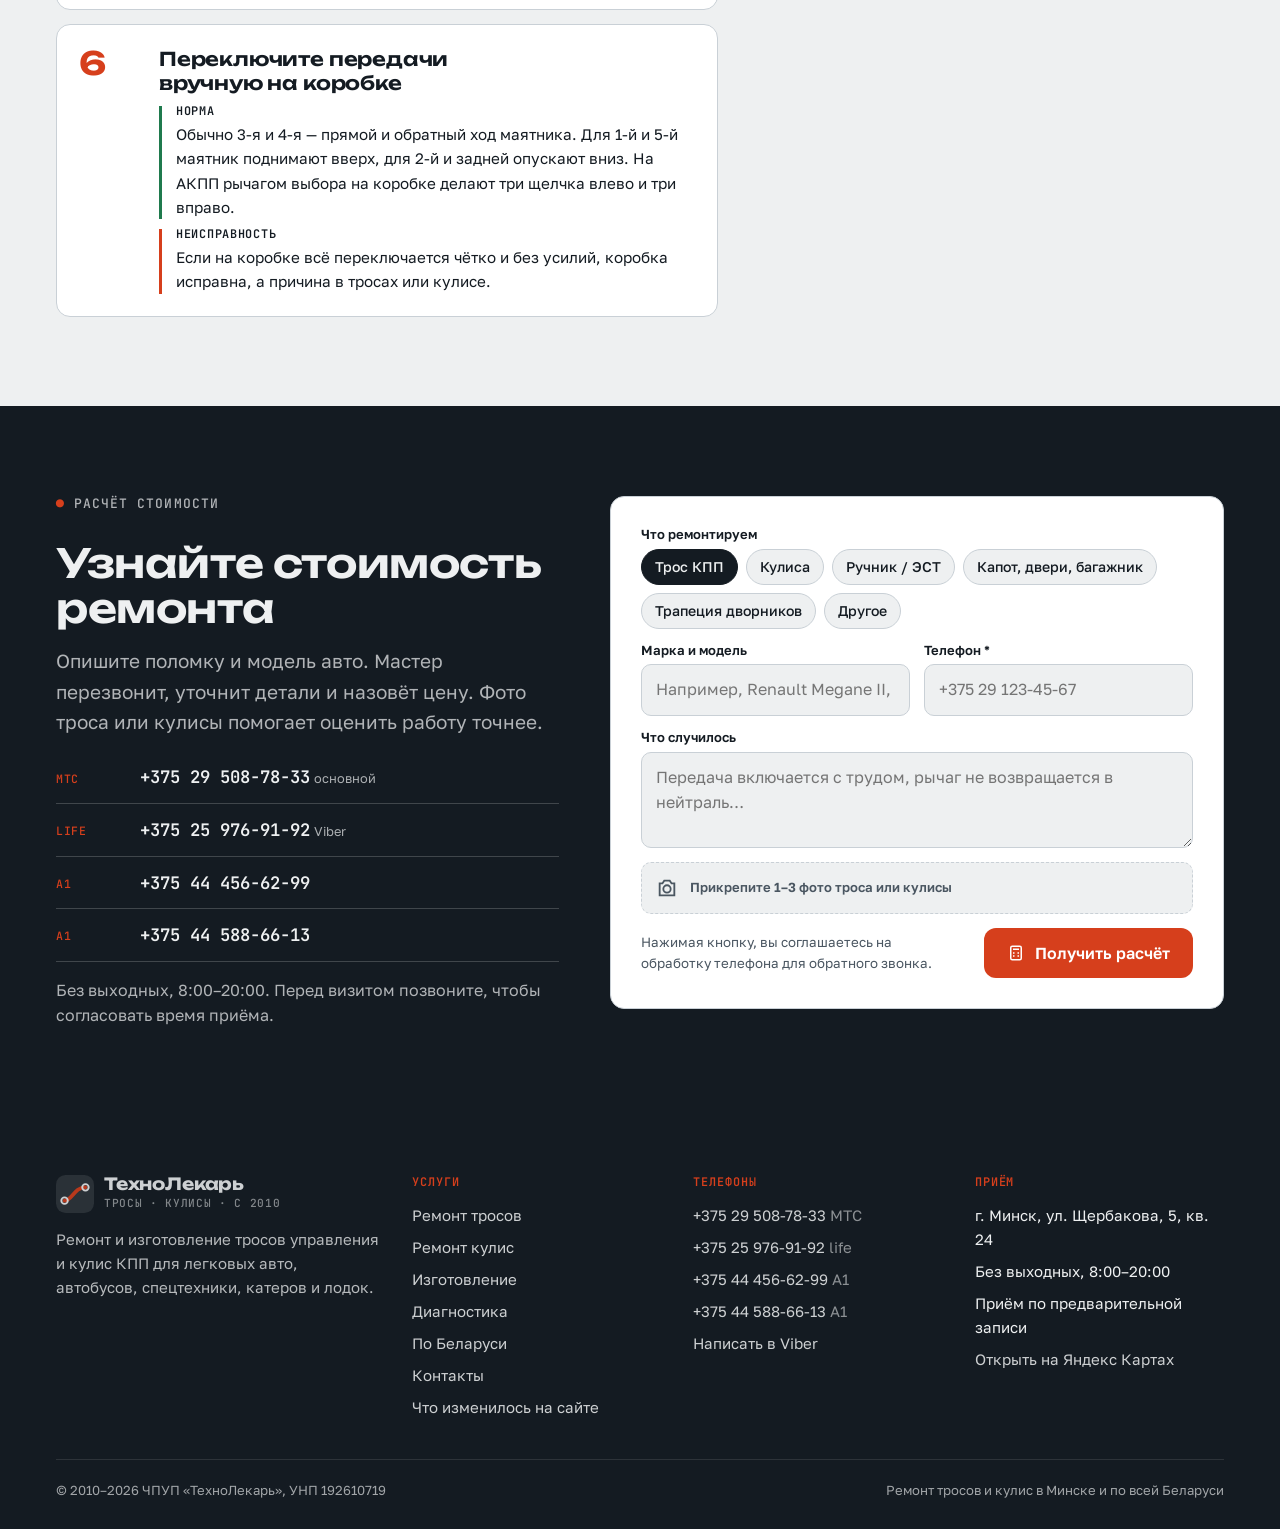
<file: diagnostika.html>
<!doctype html>
<html lang="ru">
<head>
<meta charset="utf-8">
<meta name="viewport" content="width=device-width, initial-scale=1, viewport-fit=cover">
<title>Диагностика троса КПП и кулисы своими руками: 6 шагов — ТехноЛекарь</title>
<meta name="claude:viewport-fit-sides" content="cover">
<meta name="description" content="Как самостоятельно проверить трос КПП и кулису до визита на СТО: возврат в нейтраль, люфт рычага, ход троса, проверка переключения на коробке. Пошаговая инструкция.">
<link rel="canonical" href="https://www.tros-kpp.by/diagnostika.html">
<meta name="robots" content="index, follow">
<meta name="theme-color" content="#141b22">
<meta property="og:type" content="website">
<meta property="og:locale" content="ru_BY">
<meta property="og:site_name" content="ТехноЛекарь">
<meta property="og:title" content="Диагностика троса КПП и кулисы своими руками: 6 шагов — ТехноЛекарь">
<meta property="og:description" content="Как самостоятельно проверить трос КПП и кулису до визита на СТО: возврат в нейтраль, люфт рычага, ход троса, проверка переключения на коробке. Пошаговая инструкция.">
<meta property="og:url" content="https://www.tros-kpp.by/diagnostika.html">
<link rel="icon" href="data:image/svg+xml,%3Csvg xmlns='http://www.w3.org/2000/svg' viewBox='0 0 40 40'%3E%3Crect width='40' height='40' rx='10' fill='%23141b22'/%3E%3Cpath d='M9 27 C 17 27, 19 13, 31 13' fill='none' stroke='%23d63f1c' stroke-width='4' stroke-linecap='round'/%3E%3C/svg%3E" type="image/svg+xml">
<link rel="preconnect" href="https://fonts.googleapis.com">
<link rel="preconnect" href="https://fonts.gstatic.com" crossorigin>
<link rel="stylesheet" href="https://fonts.googleapis.com/css2?family=Golos+Text:wght@400;500;600;700&family=JetBrains+Mono:wght@400;500;600&family=Unbounded:wght@500;600;700&display=swap">
<link rel="stylesheet" href="assets/styles.css">
<script type="application/ld+json">
{
 "@context": "https://schema.org",
 "@graph": [
  {
   "@type": "AutoRepair",
   "@id": "https://www.tros-kpp.by/#org",
   "name": "ТехноЛекарь — ремонт тросов и кулис",
   "legalName": "Частное производственное унитарное предприятие «ТехноЛекарь»",
   "taxID": "192610719",
   "url": "https://www.tros-kpp.by/",
   "telephone": [
    "+375295087833",
    "+375259769192",
    "+375444566299",
    "+375445886613"
   ],
   "foundingDate": "2010",
   "priceRange": "$$",
   "address": {
    "@type": "PostalAddress",
    "streetAddress": "ул. Щербакова, 5",
    "addressLocality": "Минск",
    "addressCountry": "BY"
   },
   "openingHoursSpecification": [
    {
     "@type": "OpeningHoursSpecification",
     "dayOfWeek": [
      "Monday",
      "Tuesday",
      "Wednesday",
      "Thursday",
      "Friday",
      "Saturday",
      "Sunday"
     ],
     "opens": "08:00",
     "closes": "20:00"
    }
   ],
   "areaServed": {
    "@type": "Country",
    "name": "Беларусь"
   },
   "knowsAbout": [
    "ремонт тросов КПП",
    "ремонт кулисы КПП",
    "ремонт троса ручника",
    "ремонт троса электронного стояночного тормоза",
    "изготовление тросов по размерам"
   ]
  },
  {
   "@type": "Article",
   "headline": "Диагностика троса КПП и кулисы своими руками",
   "author": {
    "@id": "https://www.tros-kpp.by/#org"
   },
   "inLanguage": "ru"
  },
  {
   "@type": "BreadcrumbList",
   "itemListElement": [
    {
     "@type": "ListItem",
     "position": 1,
     "name": "Главная",
     "item": "https://www.tros-kpp.by/"
    },
    {
     "@type": "ListItem",
     "position": 2,
     "name": "Диагностика",
     "item": "https://www.tros-kpp.by/diagnostika.html"
    }
   ]
  }
 ]
}
</script>
</head>
<body>
<a class="skip" href="#main">Перейти к содержимому</a>
<div class="topbar"><div class="wrap">
  <span><i class="dot" aria-hidden="true"></i>Без выходных, 8:00–20:00 · приём по записи</span>
  <span>Ремонт за 24 часа · гарантия 12 месяцев · вся Беларусь</span>
</div></div>
<header class="site-header"><div class="wrap">
  <a class="logo" href="index.html" aria-label="ТехноЛекарь — на главную"><svg viewBox="0 0 40 40" aria-hidden="true"><rect width="40" height="40" rx="10" class="svg-ink-fill"/><path d="M9 27 C 17 27, 19 13, 31 13" fill="none" class="svg-accent" stroke-width="4" stroke-linecap="round"/><circle cx="9" cy="27" r="3.4" fill="none" stroke="var(--bg)" stroke-width="2"/><circle cx="31" cy="13" r="3.4" fill="none" stroke="var(--bg)" stroke-width="2"/></svg><span><strong>ТехноЛекарь</strong><small>тросы · кулисы · с 2010</small></span></a>
  <nav class="nav" id="nav" aria-label="Основное меню"><a href="remont-trosov.html">Ремонт тросов</a><a href="remont-kulis.html">Ремонт кулис</a><a href="izgotovlenie-trosov.html">Изготовление</a><a href="diagnostika.html" aria-current="page">Диагностика</a><a href="po-belarusi.html">По Беларуси</a><a href="kontakty.html">Контакты</a></nav>
  <a class="header-phone" href="tel:+375295087833">+375 29 508-78-33<small>МТС · звоните 8–20</small></a>
  <a class="btn btn-primary btn-sm header-cta" href="#order">Рассчитать ремонт</a>
  <button class="menu-btn" type="button" aria-controls="nav" aria-expanded="false" aria-label="Открыть меню">
    <svg width="22" height="22" viewBox="0 0 24 24" fill="none" stroke="currentColor" stroke-width="2"><path d="M4 7h16M4 12h16M4 17h16"/></svg>
  </button>
</div></header>
<main id="main"><section class="page-head blueprint"><div class="wrap">
  <ol class="crumbs" aria-label="Хлебные крошки"><li><a href="index.html">Главная</a></li><li aria-current="page">Диагностика</li></ol>
  <p class="eyebrow"><b>●</b> Инструкция · 6 шагов</p>
  <h1>Как проверить трос КПП и кулису самостоятельно</h1>
  <p class="lead">Пройдите шаги по порядку до визита на СТО. Так вы поймёте, что неисправно: трос, кулиса или механизм на коробке.</p>
  <div class="facts"><span class="tag">5–15 минут</span><span class="tag">без специнструмента</span></div>
</div></section>
<section class="section"><div class="wrap split split-wide">
  <ol class="diag"><li><div class="body"><h3>Проверьте возврат в нейтраль</h3><p class="ok"><b>Норма</b>При включении и выключении передач кулиса должна сама возвращаться в нейтральное положение.</p><p class="bad"><b>Неисправность</b>Не возвращается — возможен обрыв троса, распушение, закоксовка или окисление сердечника, либо неисправен механизм на КПП.</p></div></li><li><div class="body"><h3>Подвигайте рычаг вправо-влево</h3><p class="ok"><b>Норма</b>Кулиса ходит плавно, без рывков и заеданий.</p><p class="bad"><b>Неисправность</b>Рывки и заедания говорят об износе кулисы или троса выбора.</p></div></li><li><div class="body"><h3>Покачайте рычаг вверх-вниз</h3><p class="ok"><b>Норма</b>Зазора в соединении нет.</p><p class="bad"><b>Неисправность</b>Есть зазор — нужно заменить опорную втулку рычага кулисы.</p></div></li><li><div class="body"><h3>Включите передачи, не снимая тросы</h3><p class="ok"><b>Норма</b>Каждая передача включается чётко и до конца.</p><p class="bad"><b>Неисправность</b>Передача «почти включается», не хватает хода — оплётка увеличилась в размерах и уменьшила ход троса.</p></div></li><li><div class="body"><h3>Снимите концы тросов с механизма на КПП</h3><p class="ok"><b>Норма</b>Процедура требует аккуратности: если сломать хотя бы одну направляющую, трос оборвётся.</p></div></li><li><div class="body"><h3>Переключите передачи вручную на коробке</h3><p class="ok"><b>Норма</b>Обычно 3-я и 4-я — прямой и обратный ход маятника. Для 1-й и 5-й маятник поднимают вверх, для 2-й и задней опускают вниз. На АКПП рычагом выбора на коробке делают три щелчка влево и три вправо.</p><p class="bad"><b>Неисправность</b>Если на коробке всё переключается чётко и без усилий, коробка исправна, а причина в тросах или кулисе.</p></div></li></ol>
  <aside class="sticky-aside">
    <div class="callout"><h3>Шаги 5 и 6 лучше доверить мастеру</h3><p>Снятие концов тросов требует сноровки. Сломанная пластиковая направляющая почти всегда означает обрыв троса.</p></div>
    <div class="panel"><h3>Нашли неисправность?</h3><p class="muted">Опишите, что увидели, и мы скажем, что ремонтировать и сколько это стоит.</p>
      <a class="btn btn-primary" href="#order"><svg viewBox="0 0 24 24" fill="none" stroke="currentColor" stroke-width="2" aria-hidden="true"><rect x="5" y="3" width="14" height="18" rx="2"/><path d="M8 7h8M8 12h2m4 0h2M8 16h2m4 0h2"/></svg> Рассчитать ремонт</a>
      <a class="btn btn-ghost" href="viber://chat?number=%2B375259769192"><svg viewBox="0 0 24 24" fill="none" stroke="currentColor" stroke-width="2" aria-hidden="true"><path d="M21 12a8 8 0 0 1-11.6 7.1L4 20l1-4.6A8 8 0 1 1 21 12z"/></svg> Спросить в Viber</a></div>
  </aside>
</div></section>
<section class="section band-ink" id="order" aria-labelledby="d-title"><div class="wrap order">
  <div class="prose">
    <p class="eyebrow"><b>●</b> Расчёт стоимости</p>
    <h2 id="d-title">Узнайте стоимость ремонта</h2>
    <p class="lead">Опишите поломку и модель авто. Мастер перезвонит, уточнит детали и назовёт цену. Фото троса или кулисы помогает оценить работу точнее.</p>
    <div class="contact-lines"><div class="contact-line"><span class="op">МТС</span><span><a href="tel:+375295087833">+375 29 508-78-33</a> <span class="tagline">основной</span></span></div><div class="contact-line"><span class="op">life</span><span><a href="tel:+375259769192">+375 25 976-91-92</a> <span class="tagline">Viber</span></span></div><div class="contact-line"><span class="op">A1</span><span><a href="tel:+375444566299">+375 44 456-62-99</a> <span class="tagline"></span></span></div><div class="contact-line"><span class="op">A1</span><span><a href="tel:+375445886613">+375 44 588-66-13</a> <span class="tagline"></span></span></div></div>
    <p class="muted">Без выходных, 8:00–20:00. Перед визитом позвоните, чтобы согласовать время приёма.</p>
  </div>
  <form class="form" data-order novalidate>
    <div class="field full"><span class="label" id="d-part-l">Что ремонтируем</span>
      <div class="chips" role="radiogroup" aria-labelledby="d-part-l"><input type="radio" name="part" id="d-tros-kpp" value="Трос КПП" checked><label for="d-tros-kpp">Трос КПП</label><input type="radio" name="part" id="d-kulisa" value="Кулиса"><label for="d-kulisa">Кулиса</label><input type="radio" name="part" id="d-ruchnik" value="Ручник / ЭСТ"><label for="d-ruchnik">Ручник / ЭСТ</label><input type="radio" name="part" id="d-kapot" value="Капот, двери, багажник"><label for="d-kapot">Капот, двери, багажник</label><input type="radio" name="part" id="d-trapeciya" value="Трапеция дворников"><label for="d-trapeciya">Трапеция дворников</label><input type="radio" name="part" id="d-drugoe" value="Другое"><label for="d-drugoe">Другое</label></div></div>
    <div class="field"><label for="d-car">Марка и модель</label>
      <input id="d-car" name="car" autocomplete="off" placeholder="Например, Renault Megane II, 2006"></div>
    <div class="field"><label for="d-phone">Телефон *</label>
      <input id="d-phone" name="phone" type="tel" inputmode="tel" autocomplete="tel" required placeholder="+375 29 123-45-67"></div>
    <div class="field full"><label for="d-msg">Что случилось</label>
      <textarea id="d-msg" name="msg" placeholder="Передача включается с трудом, рычаг не возвращается в нейтраль…"></textarea></div>
    <div class="field full"><label class="file-drop" for="d-photo">
      <svg width="22" height="22" viewBox="0 0 24 24" fill="none" stroke="currentColor" stroke-width="2" aria-hidden="true"><path d="M4 7h3l2-3h6l2 3h3v13H4z"/><circle cx="12" cy="13" r="4"/></svg>
      <span>Прикрепите 1–3 фото троса или кулисы</span>
      <input id="d-photo" name="photo" type="file" accept="image/*" multiple></label></div>
    <div class="form-foot">
      <small>Нажимая кнопку, вы соглашаетесь на обработку телефона для обратного звонка.</small>
      <button class="btn btn-primary" type="submit"><svg viewBox="0 0 24 24" fill="none" stroke="currentColor" stroke-width="2" aria-hidden="true"><rect x="5" y="3" width="14" height="18" rx="2"/><path d="M8 7h8M8 12h2m4 0h2M8 16h2m4 0h2"/></svg> Получить расчёт</button>
    </div>
    <p class="form-done" role="status" hidden></p>
  </form>
</div></section></main>
<footer class="site-footer"><div class="wrap">
  <div class="cols">
    <div style="display:grid;gap:14px;align-content:start">
      <a class="logo" href="index.html"><svg viewBox="0 0 40 40" aria-hidden="true"><rect width="40" height="40" rx="10" class="svg-ink-fill"/><path d="M9 27 C 17 27, 19 13, 31 13" fill="none" class="svg-accent" stroke-width="4" stroke-linecap="round"/><circle cx="9" cy="27" r="3.4" fill="none" stroke="var(--bg)" stroke-width="2"/><circle cx="31" cy="13" r="3.4" fill="none" stroke="var(--bg)" stroke-width="2"/></svg><span><strong>ТехноЛекарь</strong><small>тросы · кулисы · с 2010</small></span></a>
      <p style="opacity:.75">Ремонт и изготовление тросов управления и кулис КПП для легковых авто, автобусов, спецтехники, катеров и лодок.</p>
    </div>
    <div><h3>Услуги</h3><ul><li><a href="remont-trosov.html">Ремонт тросов</a></li><li><a href="remont-kulis.html">Ремонт кулис</a></li><li><a href="izgotovlenie-trosov.html">Изготовление</a></li><li><a href="diagnostika.html">Диагностика</a></li><li><a href="po-belarusi.html">По Беларуси</a></li><li><a href="kontakty.html">Контакты</a></li><li><a href="izmeneniya.html">Что изменилось на сайте</a></li></ul></div>
    <div><h3>Телефоны</h3><ul><li><a href="tel:+375295087833">+375 29 508-78-33</a> <span class="muted">МТС</span></li><li><a href="tel:+375259769192">+375 25 976-91-92</a> <span class="muted">life</span></li><li><a href="tel:+375444566299">+375 44 456-62-99</a> <span class="muted">A1</span></li><li><a href="tel:+375445886613">+375 44 588-66-13</a> <span class="muted">A1</span></li><li><a href="viber://chat?number=%2B375259769192">Написать в Viber</a></li></ul></div>
    <div><h3>Приём</h3><ul><li>г. Минск, ул. Щербакова, 5, кв. 24</li><li>Без выходных, 8:00–20:00</li><li>Приём по предварительной записи</li><li><a href="https://yandex.by/maps/?text=%D0%9C%D0%B8%D0%BD%D1%81%D0%BA%2C%20%D1%83%D0%BB.%20%D0%A9%D0%B5%D1%80%D0%B1%D0%B0%D0%BA%D0%BE%D0%B2%D0%B0%2C%205" rel="noopener" target="_blank">Открыть на Яндекс Картах</a></li></ul></div>
  </div>
  <div class="legal">
    <span>© 2010–<span id="year">2026</span> ЧПУП «ТехноЛекарь», УНП 192610719</span>
    <span>Ремонт тросов и кулис в Минске и по всей Беларуси</span>
  </div>
</div></footer>
<nav class="actionbar" aria-label="Быстрая связь">
  <a href="tel:+375295087833"><svg viewBox="0 0 24 24" fill="none" stroke="currentColor" stroke-width="2" aria-hidden="true"><path d="M5 4h4l2 5-2.5 1.5a11 11 0 0 0 5 5L15 13l5 2v4a2 2 0 0 1-2 2A16 16 0 0 1 3 6a2 2 0 0 1 2-2"/></svg> Звонок</a>
  <a href="viber://chat?number=%2B375259769192"><svg viewBox="0 0 24 24" fill="none" stroke="currentColor" stroke-width="2" aria-hidden="true"><path d="M21 12a8 8 0 0 1-11.6 7.1L4 20l1-4.6A8 8 0 1 1 21 12z"/></svg> Viber</a>
  <a class="primary" href="#order"><svg viewBox="0 0 24 24" fill="none" stroke="currentColor" stroke-width="2" aria-hidden="true"><rect x="5" y="3" width="14" height="18" rx="2"/><path d="M8 7h8M8 12h2m4 0h2M8 16h2m4 0h2"/></svg> Расчёт</a>
</nav>
<script src="assets/app.js" defer></script>
</body>
</html>
</file>
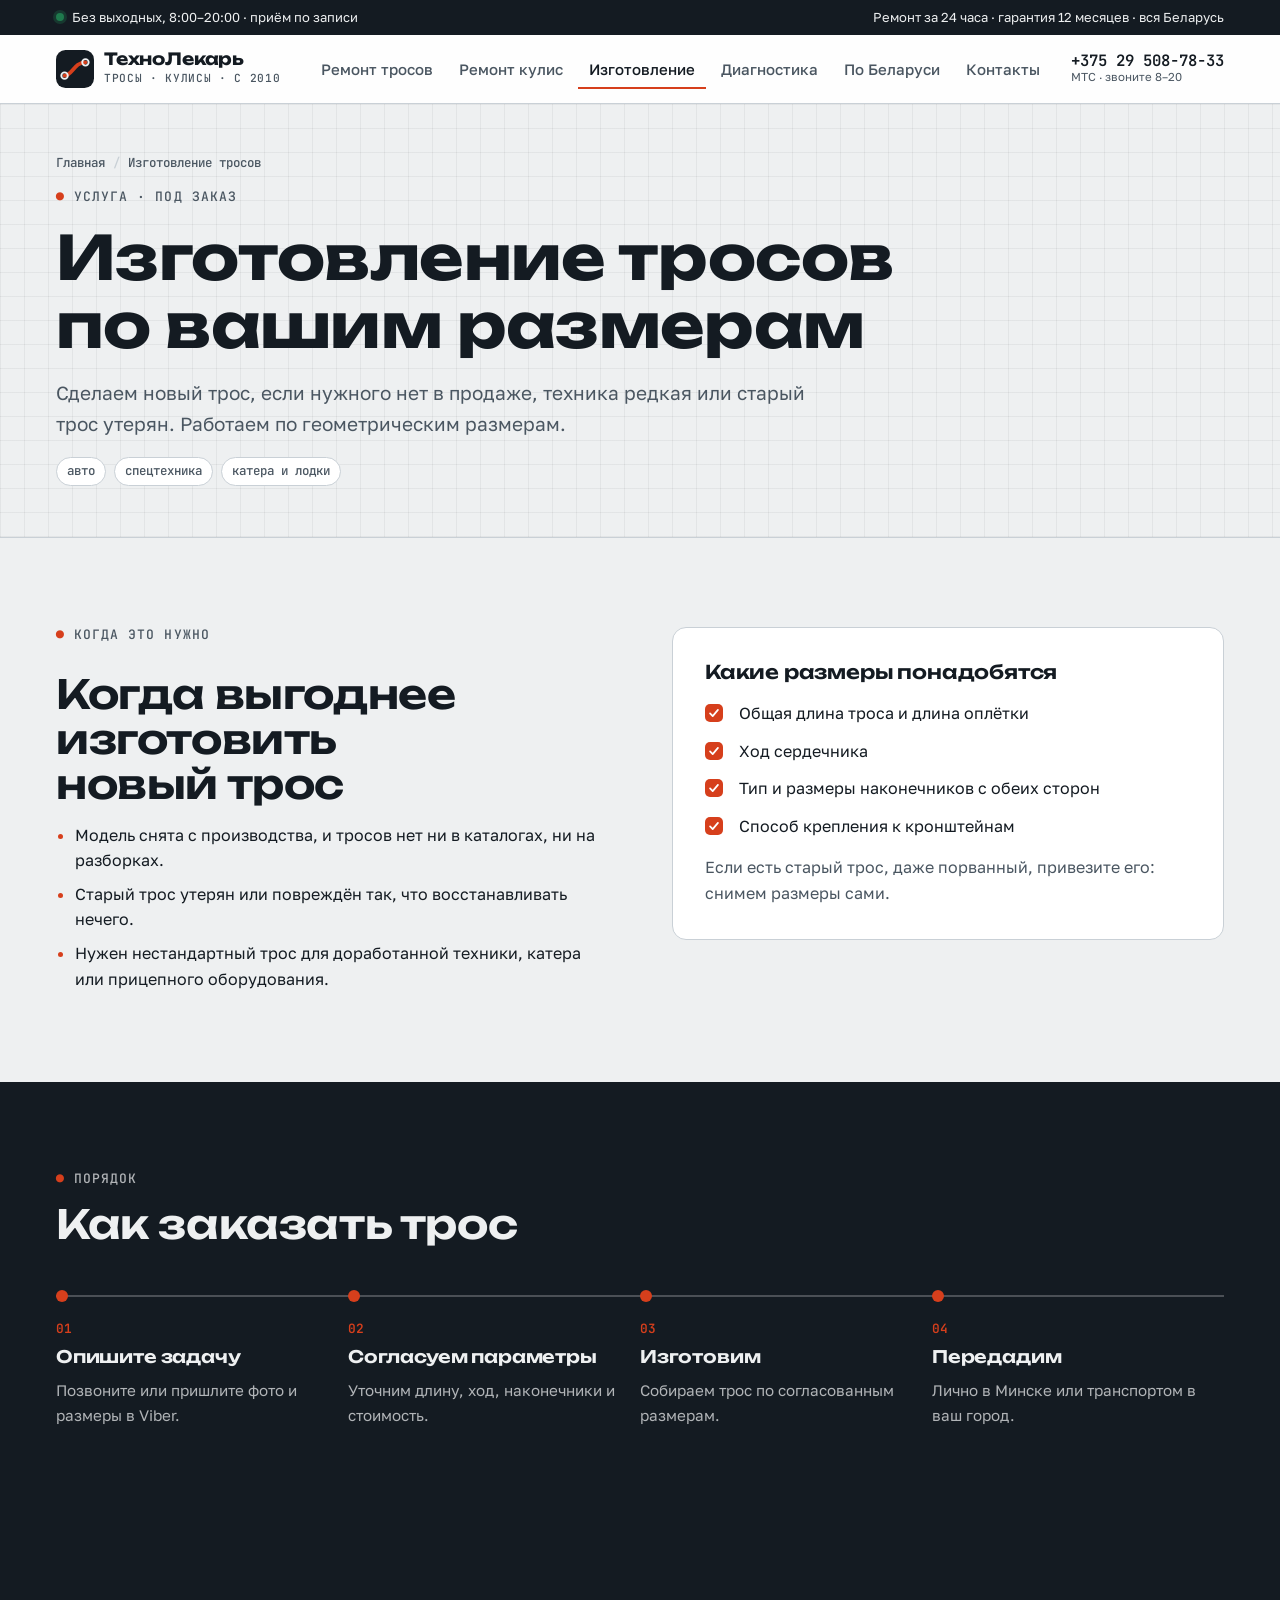
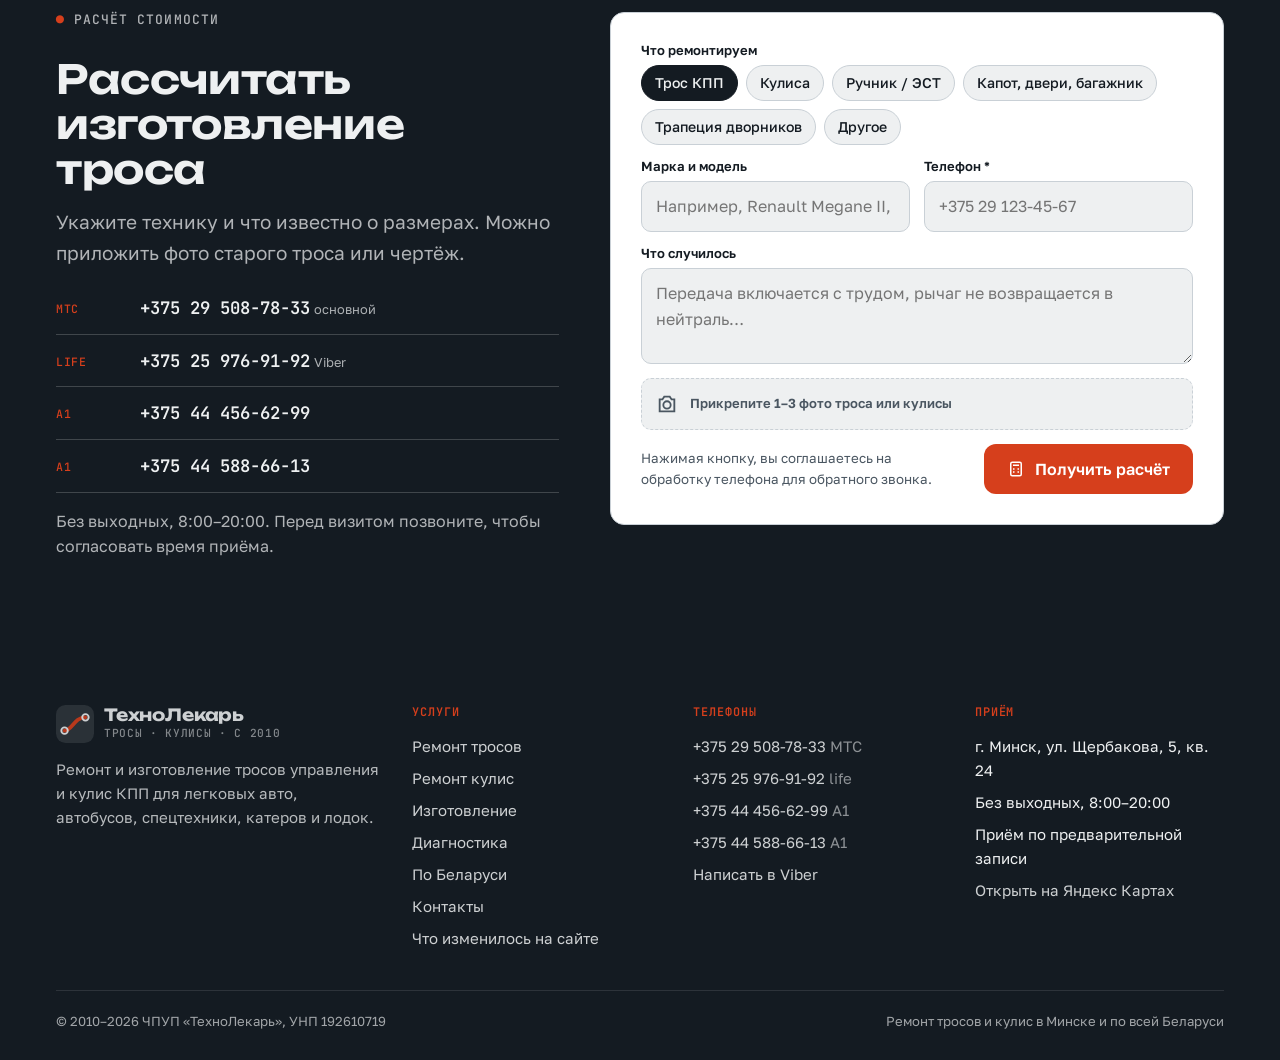
<file: izgotovlenie-trosov.html>
<!doctype html>
<html lang="ru">
<head>
<meta charset="utf-8">
<meta name="viewport" content="width=device-width, initial-scale=1, viewport-fit=cover">
<title>Изготовление тросов на заказ по размерам в Минске — ТехноЛекарь</title>
<meta name="claude:viewport-fit-sides" content="cover">
<meta name="description" content="Изготавливаем новые тросы управления по нужным геометрическим размерам: для авто, автобусов, спецтехники, катеров и лодок. Когда трос не найти в продаже или старый не восстановить.">
<link rel="canonical" href="https://www.tros-kpp.by/izgotovlenie-trosov.html">
<meta name="robots" content="index, follow">
<meta name="theme-color" content="#141b22">
<meta property="og:type" content="website">
<meta property="og:locale" content="ru_BY">
<meta property="og:site_name" content="ТехноЛекарь">
<meta property="og:title" content="Изготовление тросов на заказ по размерам в Минске — ТехноЛекарь">
<meta property="og:description" content="Изготавливаем новые тросы управления по нужным геометрическим размерам: для авто, автобусов, спецтехники, катеров и лодок. Когда трос не найти в продаже или старый не восстановить.">
<meta property="og:url" content="https://www.tros-kpp.by/izgotovlenie-trosov.html">
<link rel="icon" href="data:image/svg+xml,%3Csvg xmlns='http://www.w3.org/2000/svg' viewBox='0 0 40 40'%3E%3Crect width='40' height='40' rx='10' fill='%23141b22'/%3E%3Cpath d='M9 27 C 17 27, 19 13, 31 13' fill='none' stroke='%23d63f1c' stroke-width='4' stroke-linecap='round'/%3E%3C/svg%3E" type="image/svg+xml">
<link rel="preconnect" href="https://fonts.googleapis.com">
<link rel="preconnect" href="https://fonts.gstatic.com" crossorigin>
<link rel="stylesheet" href="https://fonts.googleapis.com/css2?family=Golos+Text:wght@400;500;600;700&family=JetBrains+Mono:wght@400;500;600&family=Unbounded:wght@500;600;700&display=swap">
<link rel="stylesheet" href="assets/styles.css">
<script type="application/ld+json">
{
 "@context": "https://schema.org",
 "@graph": [
  {
   "@type": "AutoRepair",
   "@id": "https://www.tros-kpp.by/#org",
   "name": "ТехноЛекарь — ремонт тросов и кулис",
   "legalName": "Частное производственное унитарное предприятие «ТехноЛекарь»",
   "taxID": "192610719",
   "url": "https://www.tros-kpp.by/",
   "telephone": [
    "+375295087833",
    "+375259769192",
    "+375444566299",
    "+375445886613"
   ],
   "foundingDate": "2010",
   "priceRange": "$$",
   "address": {
    "@type": "PostalAddress",
    "streetAddress": "ул. Щербакова, 5",
    "addressLocality": "Минск",
    "addressCountry": "BY"
   },
   "openingHoursSpecification": [
    {
     "@type": "OpeningHoursSpecification",
     "dayOfWeek": [
      "Monday",
      "Tuesday",
      "Wednesday",
      "Thursday",
      "Friday",
      "Saturday",
      "Sunday"
     ],
     "opens": "08:00",
     "closes": "20:00"
    }
   ],
   "areaServed": {
    "@type": "Country",
    "name": "Беларусь"
   },
   "knowsAbout": [
    "ремонт тросов КПП",
    "ремонт кулисы КПП",
    "ремонт троса ручника",
    "ремонт троса электронного стояночного тормоза",
    "изготовление тросов по размерам"
   ]
  },
  {
   "@type": "Service",
   "name": "Изготовление тросов по размерам",
   "description": "Изготовление новых тросов управления по геометрическим размерам заказчика.",
   "provider": {
    "@id": "https://www.tros-kpp.by/#org"
   },
   "areaServed": {
    "@type": "Country",
    "name": "Беларусь"
   }
  },
  {
   "@type": "BreadcrumbList",
   "itemListElement": [
    {
     "@type": "ListItem",
     "position": 1,
     "name": "Главная",
     "item": "https://www.tros-kpp.by/"
    },
    {
     "@type": "ListItem",
     "position": 2,
     "name": "Изготовление тросов",
     "item": "https://www.tros-kpp.by/izgotovlenie-trosov.html"
    }
   ]
  }
 ]
}
</script>
</head>
<body>
<a class="skip" href="#main">Перейти к содержимому</a>
<div class="topbar"><div class="wrap">
  <span><i class="dot" aria-hidden="true"></i>Без выходных, 8:00–20:00 · приём по записи</span>
  <span>Ремонт за 24 часа · гарантия 12 месяцев · вся Беларусь</span>
</div></div>
<header class="site-header"><div class="wrap">
  <a class="logo" href="index.html" aria-label="ТехноЛекарь — на главную"><svg viewBox="0 0 40 40" aria-hidden="true"><rect width="40" height="40" rx="10" class="svg-ink-fill"/><path d="M9 27 C 17 27, 19 13, 31 13" fill="none" class="svg-accent" stroke-width="4" stroke-linecap="round"/><circle cx="9" cy="27" r="3.4" fill="none" stroke="var(--bg)" stroke-width="2"/><circle cx="31" cy="13" r="3.4" fill="none" stroke="var(--bg)" stroke-width="2"/></svg><span><strong>ТехноЛекарь</strong><small>тросы · кулисы · с 2010</small></span></a>
  <nav class="nav" id="nav" aria-label="Основное меню"><a href="remont-trosov.html">Ремонт тросов</a><a href="remont-kulis.html">Ремонт кулис</a><a href="izgotovlenie-trosov.html" aria-current="page">Изготовление</a><a href="diagnostika.html">Диагностика</a><a href="po-belarusi.html">По Беларуси</a><a href="kontakty.html">Контакты</a></nav>
  <a class="header-phone" href="tel:+375295087833">+375 29 508-78-33<small>МТС · звоните 8–20</small></a>
  <a class="btn btn-primary btn-sm header-cta" href="#order">Рассчитать ремонт</a>
  <button class="menu-btn" type="button" aria-controls="nav" aria-expanded="false" aria-label="Открыть меню">
    <svg width="22" height="22" viewBox="0 0 24 24" fill="none" stroke="currentColor" stroke-width="2"><path d="M4 7h16M4 12h16M4 17h16"/></svg>
  </button>
</div></header>
<main id="main"><section class="page-head blueprint"><div class="wrap">
  <ol class="crumbs" aria-label="Хлебные крошки"><li><a href="index.html">Главная</a></li><li aria-current="page">Изготовление тросов</li></ol>
  <p class="eyebrow"><b>●</b> Услуга · под заказ</p>
  <h1>Изготовление тросов по вашим размерам</h1>
  <p class="lead">Сделаем новый трос, если нужного нет в продаже, техника редкая или старый трос утерян. Работаем по геометрическим размерам.</p>
  <div class="facts"><span class="tag">авто</span><span class="tag">спецтехника</span><span class="tag">катера и лодки</span></div>
</div></section>
<section class="section" aria-labelledby="when-t"><div class="wrap split">
  <div class="prose"><p class="eyebrow"><b>●</b> Когда это нужно</p><h2 id="when-t">Когда выгоднее изготовить новый трос</h2>
  <ul><li>Модель снята с производства, и тросов нет ни в каталогах, ни на разборках.</li>
  <li>Старый трос утерян или повреждён так, что восстанавливать нечего.</li>
  <li>Нужен нестандартный трос для доработанной техники, катера или прицепного оборудования.</li></ul></div>
  <div class="panel"><h3>Какие размеры понадобятся</h3><ul class="checklist">
    <li>Общая длина троса и длина оплётки</li>
    <li>Ход сердечника</li>
    <li>Тип и размеры наконечников с обеих сторон</li>
    <li>Способ крепления к кронштейнам</li></ul>
  <p class="muted">Если есть старый трос, даже порванный, привезите его: снимем размеры сами.</p></div>
</div></section>
<section class="section band-ink" aria-labelledby="st-t"><div class="wrap">
  <div class="section-head"><p class="eyebrow"><b>●</b> Порядок</p><h2 id="st-t">Как заказать трос</h2></div>
  <ol class="steps">
    <li><h3>Опишите задачу</h3><p>Позвоните или пришлите фото и размеры в Viber.</p></li>
    <li><h3>Согласуем параметры</h3><p>Уточним длину, ход, наконечники и стоимость.</p></li>
    <li><h3>Изготовим</h3><p>Собираем трос по согласованным размерам.</p></li>
    <li><h3>Передадим</h3><p>Лично в Минске или транспортом в ваш город.</p></li>
  </ol>
</div></section>
<section class="section band-ink" id="order" aria-labelledby="i-title"><div class="wrap order">
  <div class="prose">
    <p class="eyebrow"><b>●</b> Расчёт стоимости</p>
    <h2 id="i-title">Рассчитать изготовление троса</h2>
    <p class="lead">Укажите технику и что известно о размерах. Можно приложить фото старого троса или чертёж.</p>
    <div class="contact-lines"><div class="contact-line"><span class="op">МТС</span><span><a href="tel:+375295087833">+375 29 508-78-33</a> <span class="tagline">основной</span></span></div><div class="contact-line"><span class="op">life</span><span><a href="tel:+375259769192">+375 25 976-91-92</a> <span class="tagline">Viber</span></span></div><div class="contact-line"><span class="op">A1</span><span><a href="tel:+375444566299">+375 44 456-62-99</a> <span class="tagline"></span></span></div><div class="contact-line"><span class="op">A1</span><span><a href="tel:+375445886613">+375 44 588-66-13</a> <span class="tagline"></span></span></div></div>
    <p class="muted">Без выходных, 8:00–20:00. Перед визитом позвоните, чтобы согласовать время приёма.</p>
  </div>
  <form class="form" data-order novalidate>
    <div class="field full"><span class="label" id="i-part-l">Что ремонтируем</span>
      <div class="chips" role="radiogroup" aria-labelledby="i-part-l"><input type="radio" name="part" id="i-tros-kpp" value="Трос КПП" checked><label for="i-tros-kpp">Трос КПП</label><input type="radio" name="part" id="i-kulisa" value="Кулиса"><label for="i-kulisa">Кулиса</label><input type="radio" name="part" id="i-ruchnik" value="Ручник / ЭСТ"><label for="i-ruchnik">Ручник / ЭСТ</label><input type="radio" name="part" id="i-kapot" value="Капот, двери, багажник"><label for="i-kapot">Капот, двери, багажник</label><input type="radio" name="part" id="i-trapeciya" value="Трапеция дворников"><label for="i-trapeciya">Трапеция дворников</label><input type="radio" name="part" id="i-drugoe" value="Другое"><label for="i-drugoe">Другое</label></div></div>
    <div class="field"><label for="i-car">Марка и модель</label>
      <input id="i-car" name="car" autocomplete="off" placeholder="Например, Renault Megane II, 2006"></div>
    <div class="field"><label for="i-phone">Телефон *</label>
      <input id="i-phone" name="phone" type="tel" inputmode="tel" autocomplete="tel" required placeholder="+375 29 123-45-67"></div>
    <div class="field full"><label for="i-msg">Что случилось</label>
      <textarea id="i-msg" name="msg" placeholder="Передача включается с трудом, рычаг не возвращается в нейтраль…"></textarea></div>
    <div class="field full"><label class="file-drop" for="i-photo">
      <svg width="22" height="22" viewBox="0 0 24 24" fill="none" stroke="currentColor" stroke-width="2" aria-hidden="true"><path d="M4 7h3l2-3h6l2 3h3v13H4z"/><circle cx="12" cy="13" r="4"/></svg>
      <span>Прикрепите 1–3 фото троса или кулисы</span>
      <input id="i-photo" name="photo" type="file" accept="image/*" multiple></label></div>
    <div class="form-foot">
      <small>Нажимая кнопку, вы соглашаетесь на обработку телефона для обратного звонка.</small>
      <button class="btn btn-primary" type="submit"><svg viewBox="0 0 24 24" fill="none" stroke="currentColor" stroke-width="2" aria-hidden="true"><rect x="5" y="3" width="14" height="18" rx="2"/><path d="M8 7h8M8 12h2m4 0h2M8 16h2m4 0h2"/></svg> Получить расчёт</button>
    </div>
    <p class="form-done" role="status" hidden></p>
  </form>
</div></section></main>
<footer class="site-footer"><div class="wrap">
  <div class="cols">
    <div style="display:grid;gap:14px;align-content:start">
      <a class="logo" href="index.html"><svg viewBox="0 0 40 40" aria-hidden="true"><rect width="40" height="40" rx="10" class="svg-ink-fill"/><path d="M9 27 C 17 27, 19 13, 31 13" fill="none" class="svg-accent" stroke-width="4" stroke-linecap="round"/><circle cx="9" cy="27" r="3.4" fill="none" stroke="var(--bg)" stroke-width="2"/><circle cx="31" cy="13" r="3.4" fill="none" stroke="var(--bg)" stroke-width="2"/></svg><span><strong>ТехноЛекарь</strong><small>тросы · кулисы · с 2010</small></span></a>
      <p style="opacity:.75">Ремонт и изготовление тросов управления и кулис КПП для легковых авто, автобусов, спецтехники, катеров и лодок.</p>
    </div>
    <div><h3>Услуги</h3><ul><li><a href="remont-trosov.html">Ремонт тросов</a></li><li><a href="remont-kulis.html">Ремонт кулис</a></li><li><a href="izgotovlenie-trosov.html">Изготовление</a></li><li><a href="diagnostika.html">Диагностика</a></li><li><a href="po-belarusi.html">По Беларуси</a></li><li><a href="kontakty.html">Контакты</a></li><li><a href="izmeneniya.html">Что изменилось на сайте</a></li></ul></div>
    <div><h3>Телефоны</h3><ul><li><a href="tel:+375295087833">+375 29 508-78-33</a> <span class="muted">МТС</span></li><li><a href="tel:+375259769192">+375 25 976-91-92</a> <span class="muted">life</span></li><li><a href="tel:+375444566299">+375 44 456-62-99</a> <span class="muted">A1</span></li><li><a href="tel:+375445886613">+375 44 588-66-13</a> <span class="muted">A1</span></li><li><a href="viber://chat?number=%2B375259769192">Написать в Viber</a></li></ul></div>
    <div><h3>Приём</h3><ul><li>г. Минск, ул. Щербакова, 5, кв. 24</li><li>Без выходных, 8:00–20:00</li><li>Приём по предварительной записи</li><li><a href="https://yandex.by/maps/?text=%D0%9C%D0%B8%D0%BD%D1%81%D0%BA%2C%20%D1%83%D0%BB.%20%D0%A9%D0%B5%D1%80%D0%B1%D0%B0%D0%BA%D0%BE%D0%B2%D0%B0%2C%205" rel="noopener" target="_blank">Открыть на Яндекс Картах</a></li></ul></div>
  </div>
  <div class="legal">
    <span>© 2010–<span id="year">2026</span> ЧПУП «ТехноЛекарь», УНП 192610719</span>
    <span>Ремонт тросов и кулис в Минске и по всей Беларуси</span>
  </div>
</div></footer>
<nav class="actionbar" aria-label="Быстрая связь">
  <a href="tel:+375295087833"><svg viewBox="0 0 24 24" fill="none" stroke="currentColor" stroke-width="2" aria-hidden="true"><path d="M5 4h4l2 5-2.5 1.5a11 11 0 0 0 5 5L15 13l5 2v4a2 2 0 0 1-2 2A16 16 0 0 1 3 6a2 2 0 0 1 2-2"/></svg> Звонок</a>
  <a href="viber://chat?number=%2B375259769192"><svg viewBox="0 0 24 24" fill="none" stroke="currentColor" stroke-width="2" aria-hidden="true"><path d="M21 12a8 8 0 0 1-11.6 7.1L4 20l1-4.6A8 8 0 1 1 21 12z"/></svg> Viber</a>
  <a class="primary" href="#order"><svg viewBox="0 0 24 24" fill="none" stroke="currentColor" stroke-width="2" aria-hidden="true"><rect x="5" y="3" width="14" height="18" rx="2"/><path d="M8 7h8M8 12h2m4 0h2M8 16h2m4 0h2"/></svg> Расчёт</a>
</nav>
<script src="assets/app.js" defer></script>
</body>
</html>
</file>
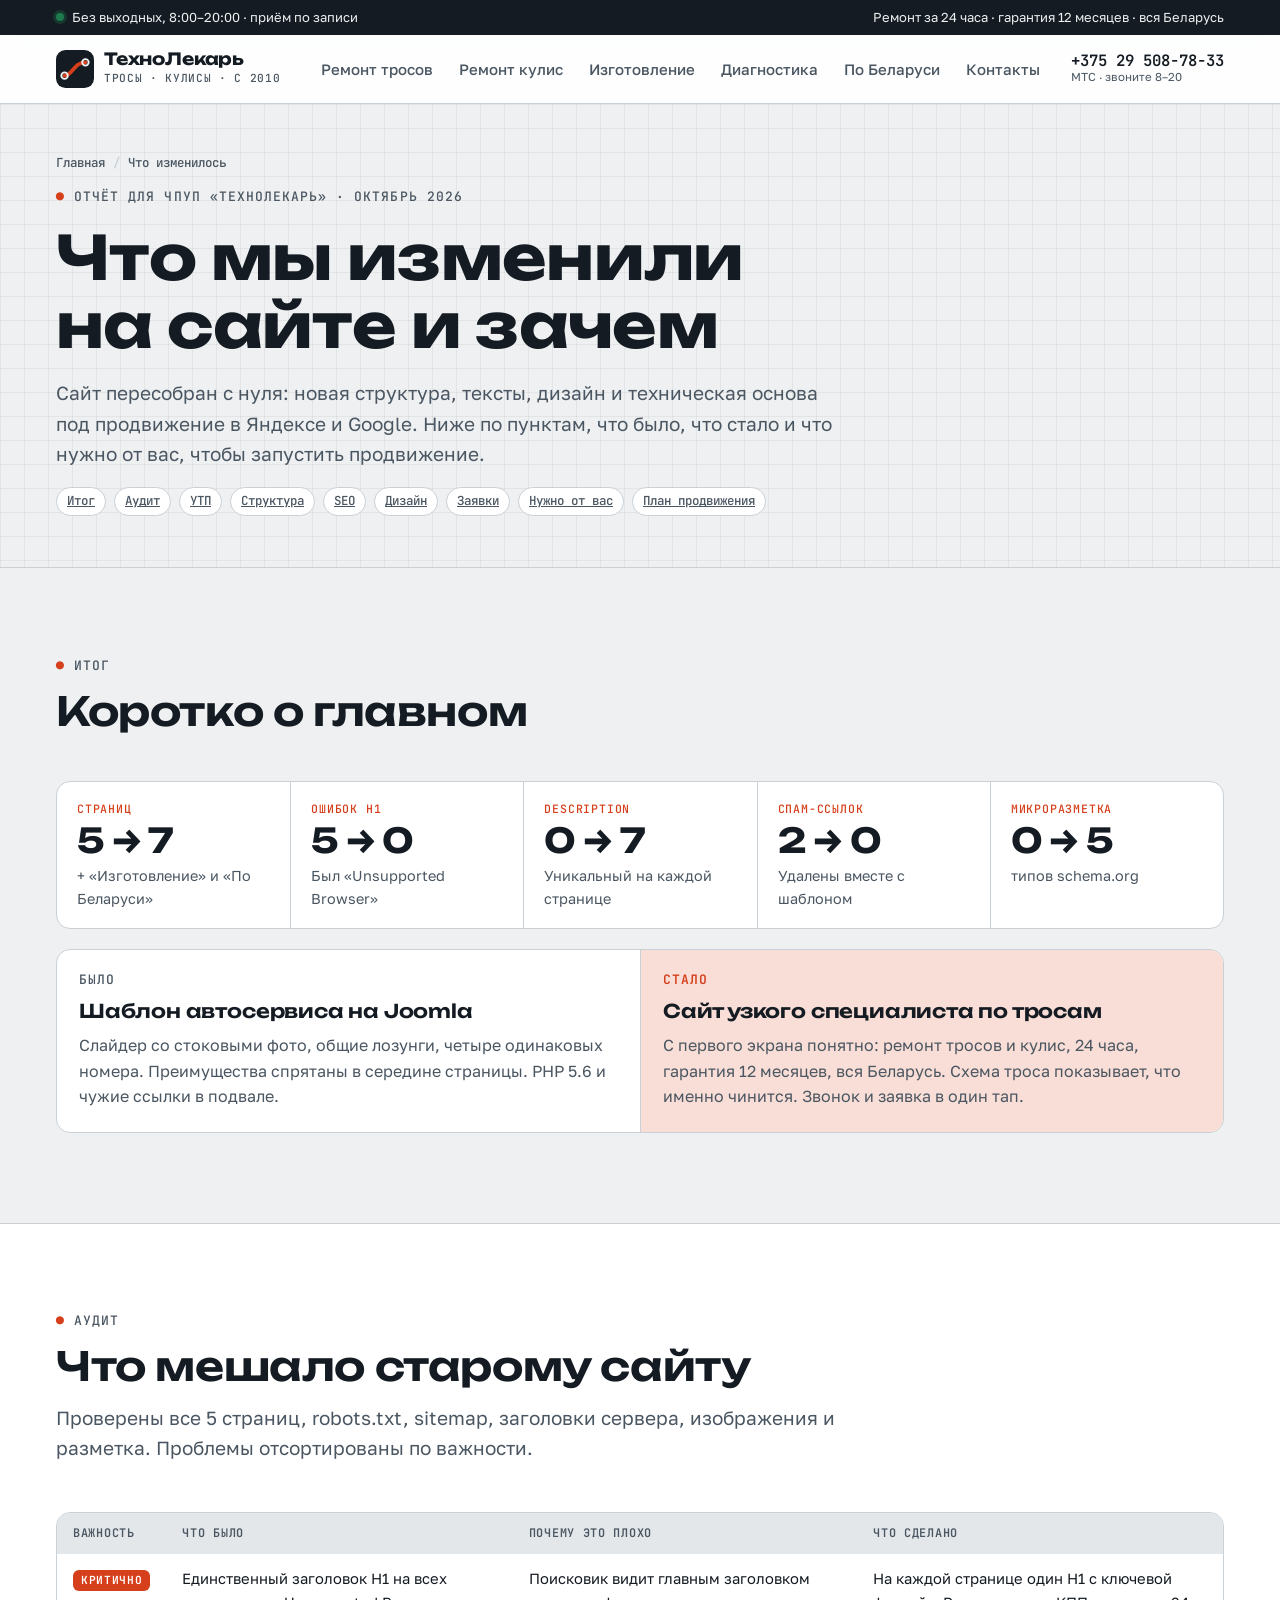
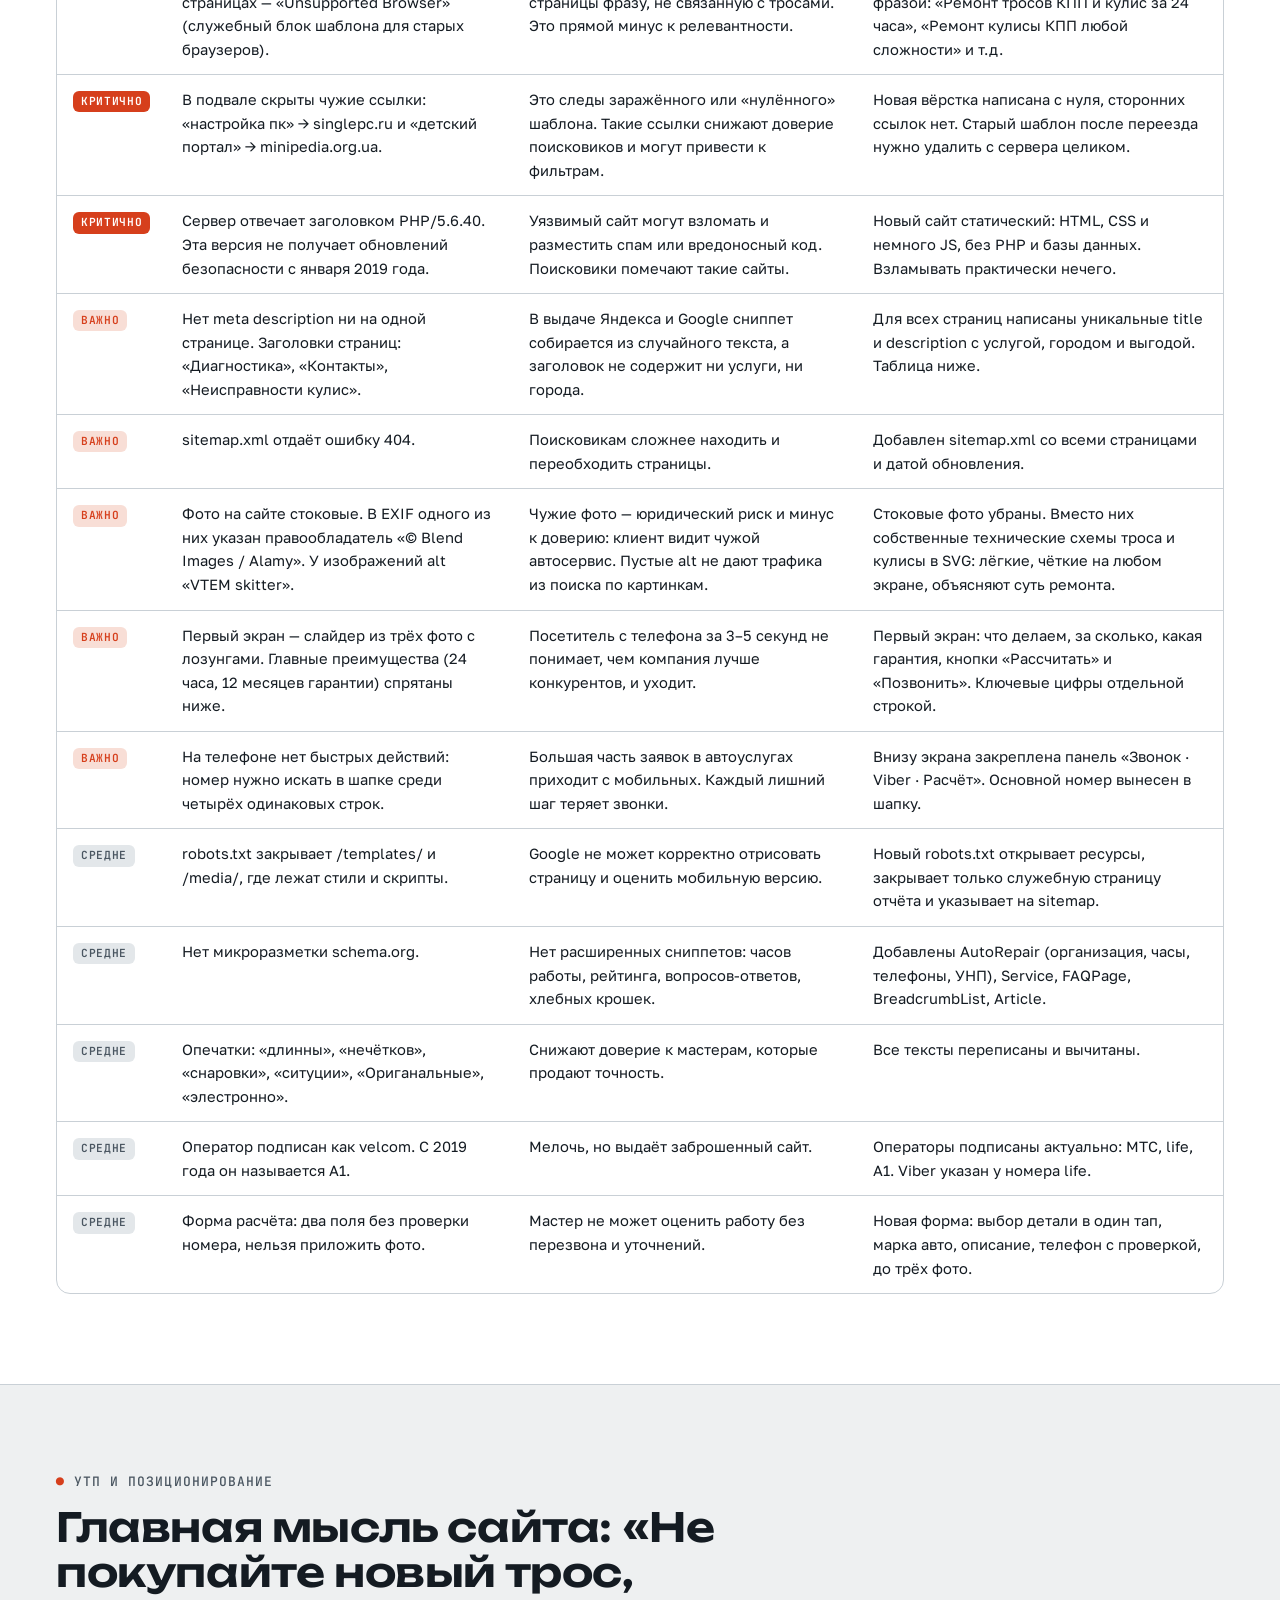
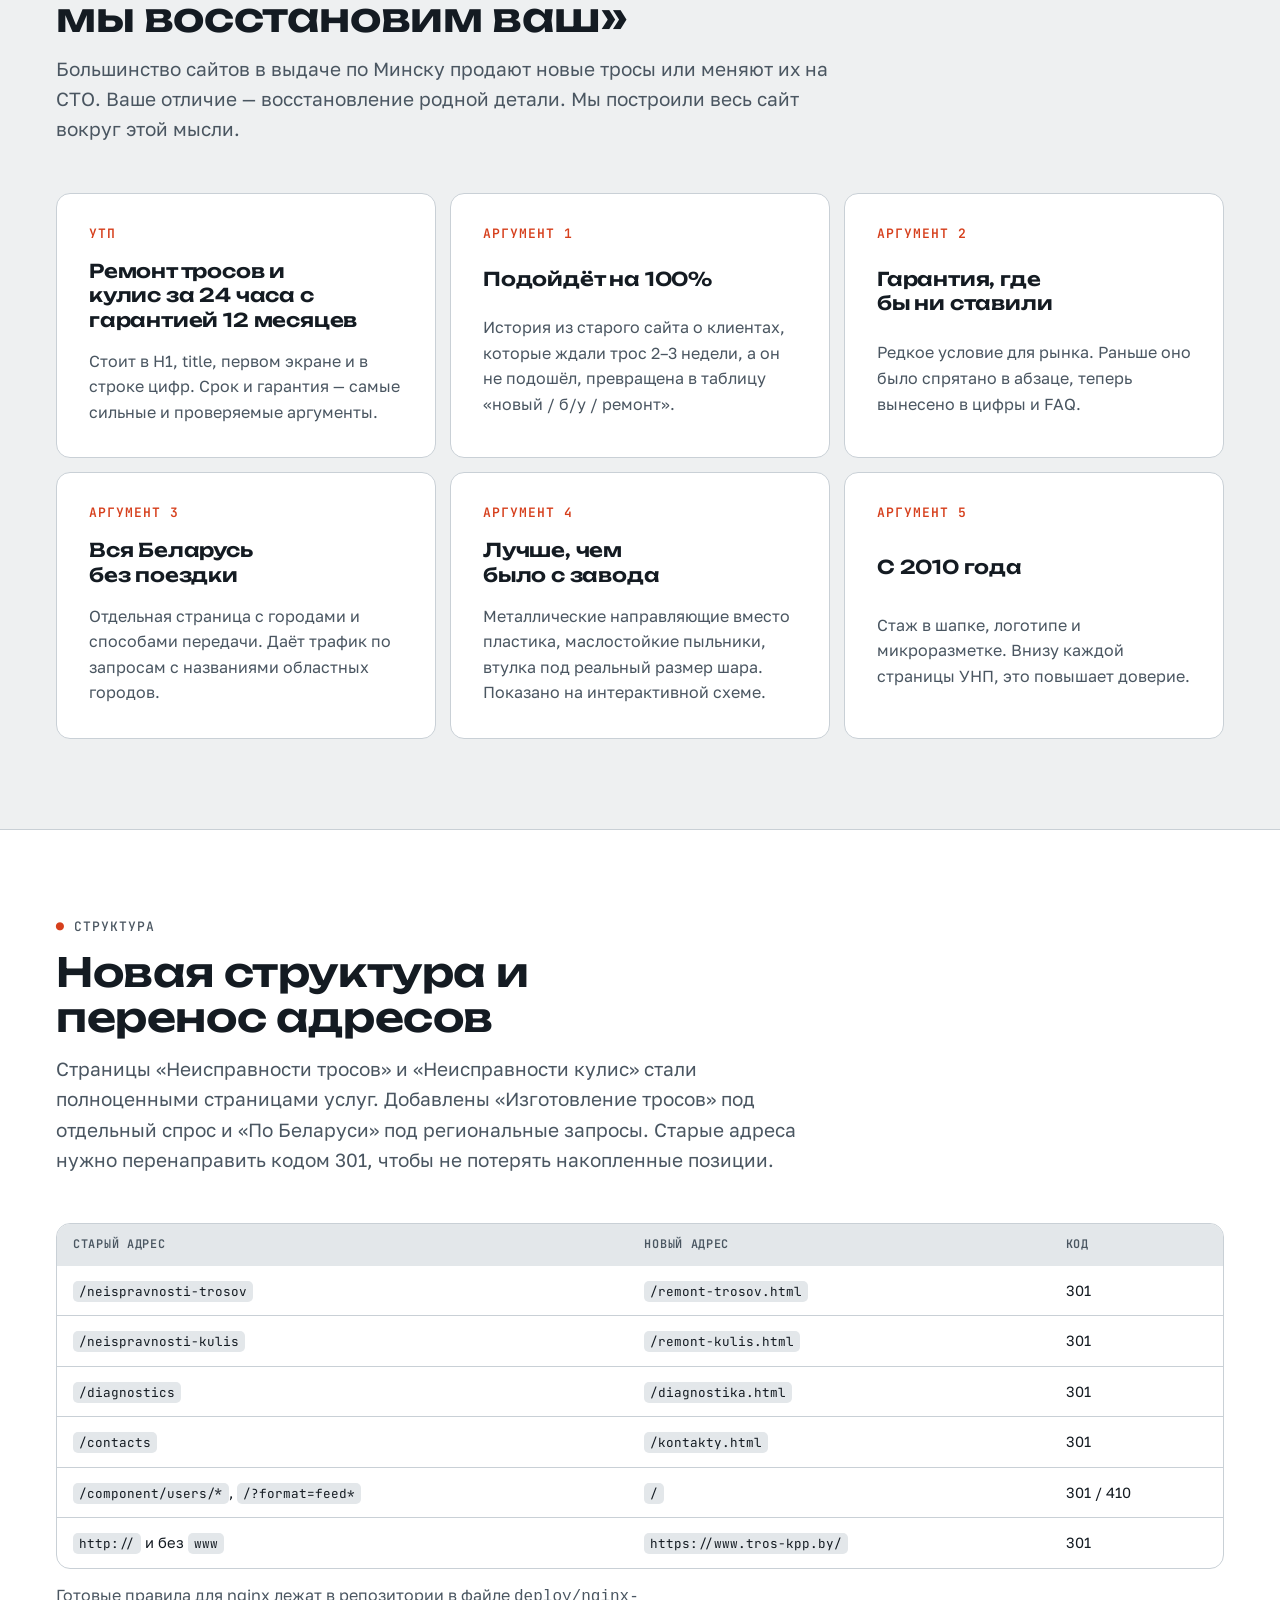
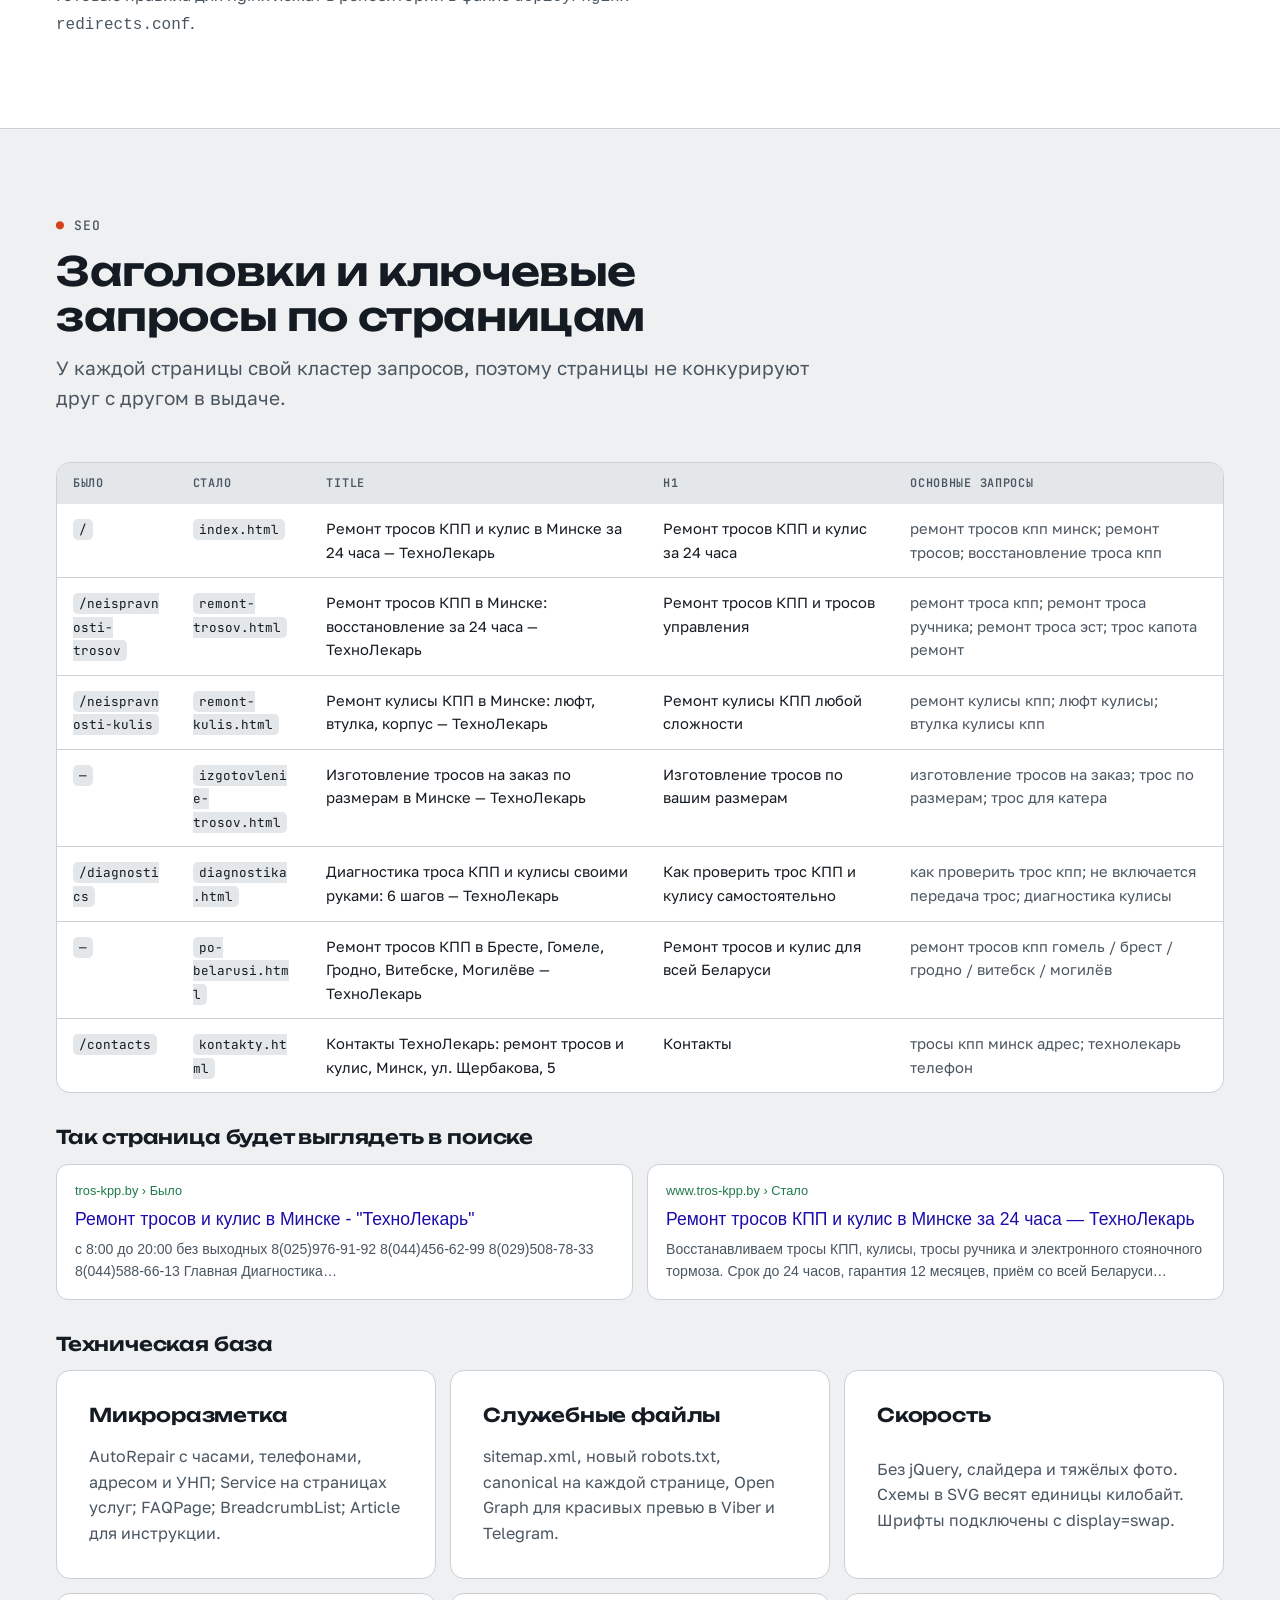
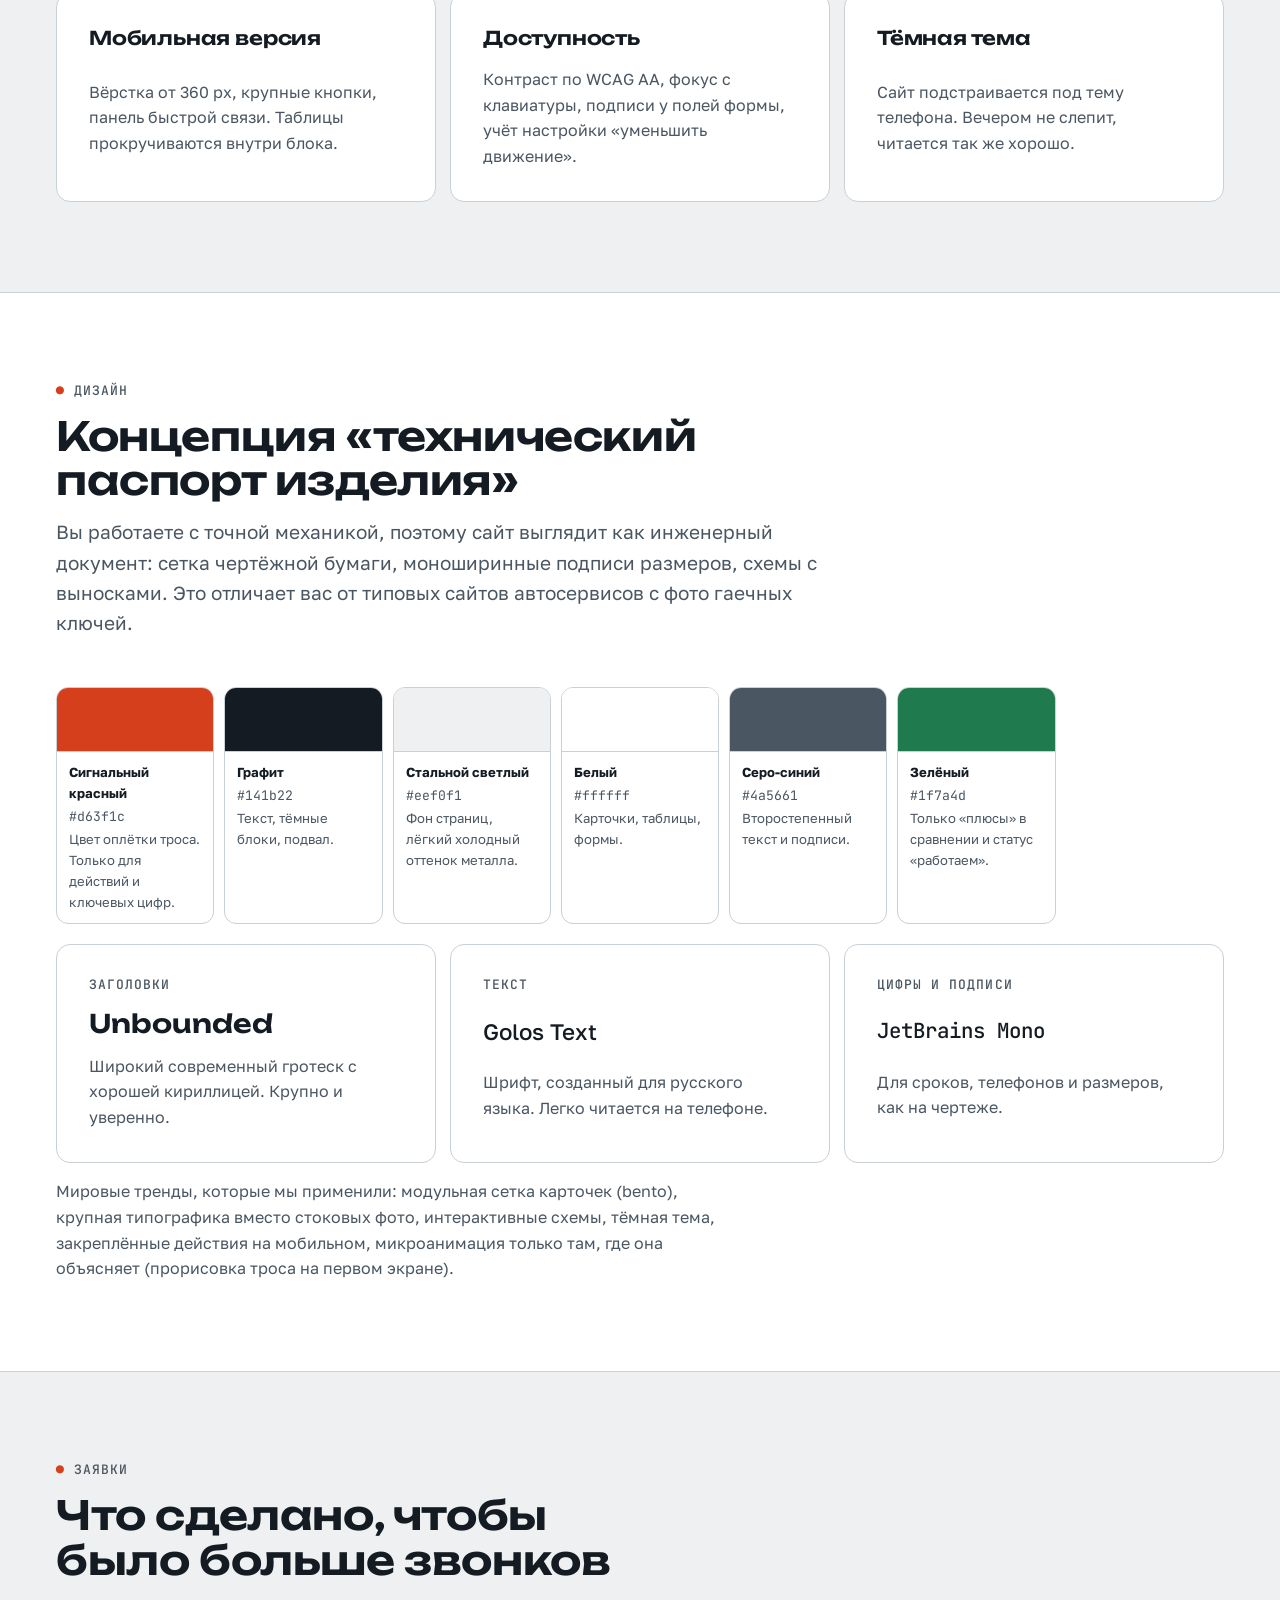
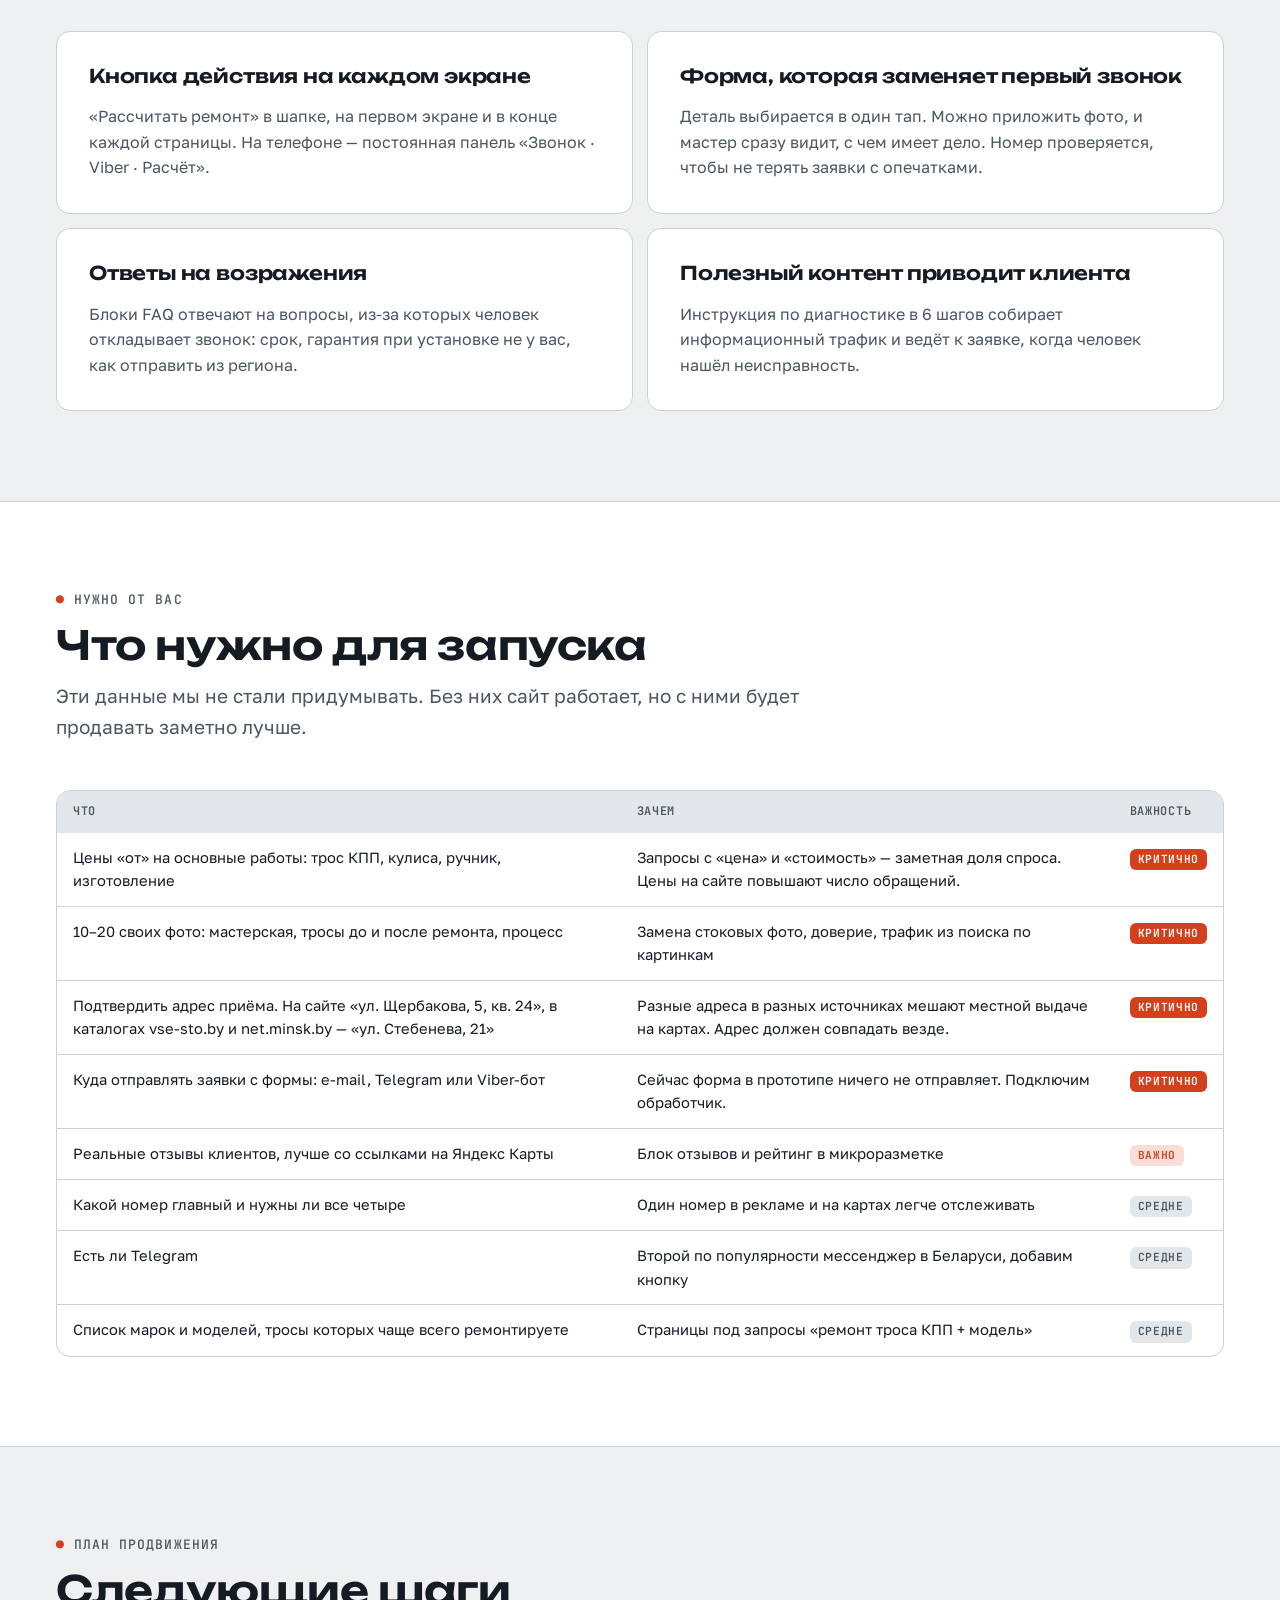
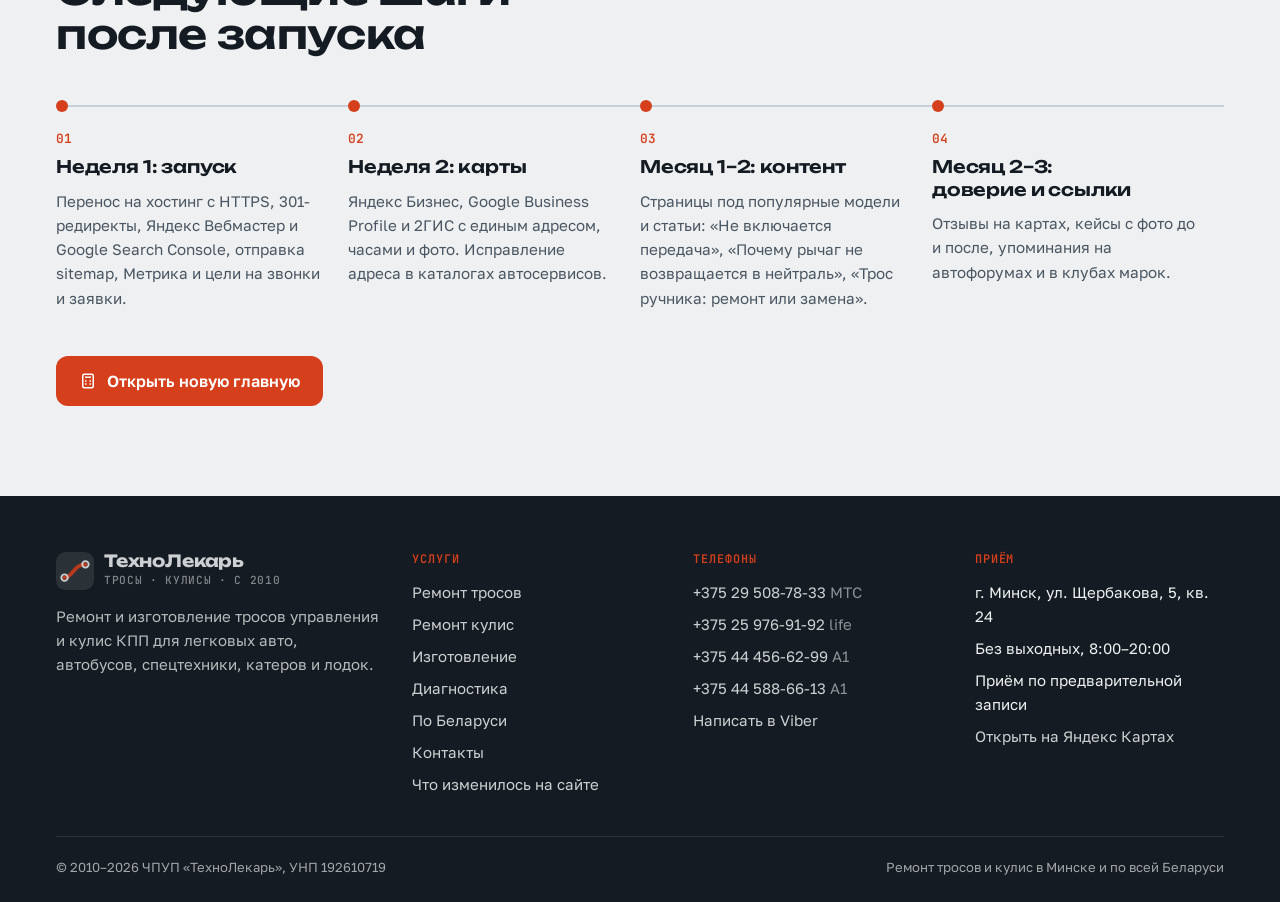
<file: izmeneniya.html>
<!doctype html>
<html lang="ru">
<head>
<meta charset="utf-8">
<meta name="viewport" content="width=device-width, initial-scale=1, viewport-fit=cover">
<title>Редизайн tros-kpp.by: что изменилось</title>
<meta name="claude:viewport-fit-sides" content="cover">
<meta name="description" content="Отчёт для клиента о редизайне и SEO-переработке сайта ремонта тросов и кулис ТехноЛекарь.">
<link rel="canonical" href="https://www.tros-kpp.by/izmeneniya.html">
<meta name="robots" content="noindex, follow">
<meta name="theme-color" content="#141b22">
<meta property="og:type" content="website">
<meta property="og:locale" content="ru_BY">
<meta property="og:site_name" content="ТехноЛекарь">
<meta property="og:title" content="Редизайн tros-kpp.by: что изменилось">
<meta property="og:description" content="Отчёт для клиента о редизайне и SEO-переработке сайта ремонта тросов и кулис ТехноЛекарь.">
<meta property="og:url" content="https://www.tros-kpp.by/izmeneniya.html">
<link rel="icon" href="data:image/svg+xml,%3Csvg xmlns='http://www.w3.org/2000/svg' viewBox='0 0 40 40'%3E%3Crect width='40' height='40' rx='10' fill='%23141b22'/%3E%3Cpath d='M9 27 C 17 27, 19 13, 31 13' fill='none' stroke='%23d63f1c' stroke-width='4' stroke-linecap='round'/%3E%3C/svg%3E" type="image/svg+xml">
<link rel="preconnect" href="https://fonts.googleapis.com">
<link rel="preconnect" href="https://fonts.gstatic.com" crossorigin>
<link rel="stylesheet" href="https://fonts.googleapis.com/css2?family=Golos+Text:wght@400;500;600;700&family=JetBrains+Mono:wght@400;500;600&family=Unbounded:wght@500;600;700&display=swap">
<link rel="stylesheet" href="assets/styles.css">
<script type="application/ld+json">
{
 "@context": "https://schema.org",
 "@graph": [
  {
   "@type": "AutoRepair",
   "@id": "https://www.tros-kpp.by/#org",
   "name": "ТехноЛекарь — ремонт тросов и кулис",
   "legalName": "Частное производственное унитарное предприятие «ТехноЛекарь»",
   "taxID": "192610719",
   "url": "https://www.tros-kpp.by/",
   "telephone": [
    "+375295087833",
    "+375259769192",
    "+375444566299",
    "+375445886613"
   ],
   "foundingDate": "2010",
   "priceRange": "$$",
   "address": {
    "@type": "PostalAddress",
    "streetAddress": "ул. Щербакова, 5",
    "addressLocality": "Минск",
    "addressCountry": "BY"
   },
   "openingHoursSpecification": [
    {
     "@type": "OpeningHoursSpecification",
     "dayOfWeek": [
      "Monday",
      "Tuesday",
      "Wednesday",
      "Thursday",
      "Friday",
      "Saturday",
      "Sunday"
     ],
     "opens": "08:00",
     "closes": "20:00"
    }
   ],
   "areaServed": {
    "@type": "Country",
    "name": "Беларусь"
   },
   "knowsAbout": [
    "ремонт тросов КПП",
    "ремонт кулисы КПП",
    "ремонт троса ручника",
    "ремонт троса электронного стояночного тормоза",
    "изготовление тросов по размерам"
   ]
  },
  {
   "@type": "BreadcrumbList",
   "itemListElement": [
    {
     "@type": "ListItem",
     "position": 1,
     "name": "Главная",
     "item": "https://www.tros-kpp.by/"
    },
    {
     "@type": "ListItem",
     "position": 2,
     "name": "Что изменилось",
     "item": "https://www.tros-kpp.by/izmeneniya.html"
    }
   ]
  }
 ]
}
</script>
</head>
<body>
<a class="skip" href="#main">Перейти к содержимому</a>
<div class="topbar"><div class="wrap">
  <span><i class="dot" aria-hidden="true"></i>Без выходных, 8:00–20:00 · приём по записи</span>
  <span>Ремонт за 24 часа · гарантия 12 месяцев · вся Беларусь</span>
</div></div>
<header class="site-header"><div class="wrap">
  <a class="logo" href="index.html" aria-label="ТехноЛекарь — на главную"><svg viewBox="0 0 40 40" aria-hidden="true"><rect width="40" height="40" rx="10" class="svg-ink-fill"/><path d="M9 27 C 17 27, 19 13, 31 13" fill="none" class="svg-accent" stroke-width="4" stroke-linecap="round"/><circle cx="9" cy="27" r="3.4" fill="none" stroke="var(--bg)" stroke-width="2"/><circle cx="31" cy="13" r="3.4" fill="none" stroke="var(--bg)" stroke-width="2"/></svg><span><strong>ТехноЛекарь</strong><small>тросы · кулисы · с 2010</small></span></a>
  <nav class="nav" id="nav" aria-label="Основное меню"><a href="remont-trosov.html">Ремонт тросов</a><a href="remont-kulis.html">Ремонт кулис</a><a href="izgotovlenie-trosov.html">Изготовление</a><a href="diagnostika.html">Диагностика</a><a href="po-belarusi.html">По Беларуси</a><a href="kontakty.html">Контакты</a></nav>
  <a class="header-phone" href="tel:+375295087833">+375 29 508-78-33<small>МТС · звоните 8–20</small></a>
  <a class="btn btn-primary btn-sm header-cta" href="#order">Рассчитать ремонт</a>
  <button class="menu-btn" type="button" aria-controls="nav" aria-expanded="false" aria-label="Открыть меню">
    <svg width="22" height="22" viewBox="0 0 24 24" fill="none" stroke="currentColor" stroke-width="2"><path d="M4 7h16M4 12h16M4 17h16"/></svg>
  </button>
</div></header>
<main id="main"><section class="page-head blueprint"><div class="wrap">
  <ol class="crumbs" aria-label="Хлебные крошки"><li><a href="index.html">Главная</a></li><li aria-current="page">Что изменилось</li></ol>
  <p class="eyebrow"><b>●</b> Отчёт для ЧПУП «ТехноЛекарь» · октябрь 2026</p>
  <h1>Что мы изменили на сайте и зачем</h1>
  <p class="lead">Сайт пересобран с нуля: новая структура, тексты, дизайн и техническая основа под продвижение в Яндексе и Google. Ниже по пунктам, что было, что стало и что нужно от вас, чтобы запустить продвижение.</p>
  <nav class="report-nav" aria-label="Разделы отчёта">
    <a class="tag" href="#sum">Итог</a><a class="tag" href="#audit">Аудит</a><a class="tag" href="#usp">УТП</a><a class="tag" href="#structure">Структура</a>
    <a class="tag" href="#seo">SEO</a><a class="tag" href="#design">Дизайн</a><a class="tag" href="#conv">Заявки</a><a class="tag" href="#need">Нужно от вас</a><a class="tag" href="#plan">План продвижения</a></nav>
</div></section>

<section class="section" id="sum"><div class="wrap">
  <div class="section-head"><p class="eyebrow"><b>●</b> Итог</p><h2>Коротко о главном</h2></div>
  <div class="specs">
    <div class="spec"><span class="key">Страниц</span><span class="val">5 → 7</span><p>+ «Изготовление» и «По Беларуси»</p></div>
    <div class="spec"><span class="key">Ошибок H1</span><span class="val">5 → 0</span><p>Был «Unsupported Browser»</p></div>
    <div class="spec"><span class="key">Description</span><span class="val">0 → 7</span><p>Уникальный на каждой странице</p></div>
    <div class="spec"><span class="key">Спам-ссылок</span><span class="val">2 → 0</span><p>Удалены вместе с шаблоном</p></div>
    <div class="spec"><span class="key">Микроразметка</span><span class="val">0 → 5</span><p>типов schema.org</p></div>
  </div>
  <div class="before-after" style="margin-top:20px">
    <div><p class="eyebrow">Было</p><h3>Шаблон автосервиса на Joomla</h3><p class="muted">Слайдер со стоковыми фото, общие лозунги, четыре одинаковых номера. Преимущества спрятаны в середине страницы. PHP 5.6 и чужие ссылки в подвале.</p></div>
    <div><p class="eyebrow"><b>Стало</b></p><h3>Сайт узкого специалиста по тросам</h3><p class="muted">С первого экрана понятно: ремонт тросов и кулис, 24 часа, гарантия 12 месяцев, вся Беларусь. Схема троса показывает, что именно чинится. Звонок и заявка в один тап.</p></div>
  </div>
</div></section>

<section class="section band" id="audit"><div class="wrap">
  <div class="section-head"><p class="eyebrow"><b>●</b> Аудит</p><h2>Что мешало старому сайту</h2>
  <p class="lead">Проверены все 5 страниц, robots.txt, sitemap, заголовки сервера, изображения и разметка. Проблемы отсортированы по важности.</p></div>
  <div class="table-scroll"><table class="data-table">
    <thead><tr><th>Важность</th><th>Что было</th><th>Почему это плохо</th><th>Что сделано</th></tr></thead>
    <tbody><tr><td><span class="sev crit">Критично</span></td><td>Единственный заголовок H1 на всех страницах — «Unsupported Browser» (служебный блок шаблона для старых браузеров).</td><td>Поисковик видит главным заголовком страницы фразу, не связанную с тросами. Это прямой минус к релевантности.</td><td>На каждой странице один H1 с ключевой фразой: «Ремонт тросов КПП и кулис за 24 часа», «Ремонт кулисы КПП любой сложности» и т.д.</td></tr><tr><td><span class="sev crit">Критично</span></td><td>В подвале скрыты чужие ссылки: «настройка пк» → singlepc.ru и «детский портал» → minipedia.org.ua.</td><td>Это следы заражённого или «нулённого» шаблона. Такие ссылки снижают доверие поисковиков и могут привести к фильтрам.</td><td>Новая вёрстка написана с нуля, сторонних ссылок нет. Старый шаблон после переезда нужно удалить с сервера целиком.</td></tr><tr><td><span class="sev crit">Критично</span></td><td>Сервер отвечает заголовком PHP/5.6.40. Эта версия не получает обновлений безопасности с января 2019 года.</td><td>Уязвимый сайт могут взломать и разместить спам или вредоносный код. Поисковики помечают такие сайты.</td><td>Новый сайт статический: HTML, CSS и немного JS, без PHP и базы данных. Взламывать практически нечего.</td></tr><tr><td><span class="sev high">Важно</span></td><td>Нет meta description ни на одной странице. Заголовки страниц: «Диагностика», «Контакты», «Неисправности кулис».</td><td>В выдаче Яндекса и Google сниппет собирается из случайного текста, а заголовок не содержит ни услуги, ни города.</td><td>Для всех страниц написаны уникальные title и description с услугой, городом и выгодой. Таблица ниже.</td></tr><tr><td><span class="sev high">Важно</span></td><td>sitemap.xml отдаёт ошибку 404.</td><td>Поисковикам сложнее находить и переобходить страницы.</td><td>Добавлен sitemap.xml со всеми страницами и датой обновления.</td></tr><tr><td><span class="sev high">Важно</span></td><td>Фото на сайте стоковые. В EXIF одного из них указан правообладатель «© Blend Images / Alamy». У изображений alt «VTEM skitter».</td><td>Чужие фото — юридический риск и минус к доверию: клиент видит чужой автосервис. Пустые alt не дают трафика из поиска по картинкам.</td><td>Стоковые фото убраны. Вместо них собственные технические схемы троса и кулисы в SVG: лёгкие, чёткие на любом экране, объясняют суть ремонта.</td></tr><tr><td><span class="sev high">Важно</span></td><td>Первый экран — слайдер из трёх фото с лозунгами. Главные преимущества (24 часа, 12 месяцев гарантии) спрятаны ниже.</td><td>Посетитель с телефона за 3–5 секунд не понимает, чем компания лучше конкурентов, и уходит.</td><td>Первый экран: что делаем, за сколько, какая гарантия, кнопки «Рассчитать» и «Позвонить». Ключевые цифры отдельной строкой.</td></tr><tr><td><span class="sev high">Важно</span></td><td>На телефоне нет быстрых действий: номер нужно искать в шапке среди четырёх одинаковых строк.</td><td>Большая часть заявок в автоуслугах приходит с мобильных. Каждый лишний шаг теряет звонки.</td><td>Внизу экрана закреплена панель «Звонок · Viber · Расчёт». Основной номер вынесен в шапку.</td></tr><tr><td><span class="sev mid">Средне</span></td><td>robots.txt закрывает /templates/ и /media/, где лежат стили и скрипты.</td><td>Google не может корректно отрисовать страницу и оценить мобильную версию.</td><td>Новый robots.txt открывает ресурсы, закрывает только служебную страницу отчёта и указывает на sitemap.</td></tr><tr><td><span class="sev mid">Средне</span></td><td>Нет микроразметки schema.org.</td><td>Нет расширенных сниппетов: часов работы, рейтинга, вопросов-ответов, хлебных крошек.</td><td>Добавлены AutoRepair (организация, часы, телефоны, УНП), Service, FAQPage, BreadcrumbList, Article.</td></tr><tr><td><span class="sev mid">Средне</span></td><td>Опечатки: «длинны», «нечётков», «снаровки», «ситуции», «Ориганальные», «элестронно».</td><td>Снижают доверие к мастерам, которые продают точность.</td><td>Все тексты переписаны и вычитаны.</td></tr><tr><td><span class="sev mid">Средне</span></td><td>Оператор подписан как velcom. С 2019 года он называется A1.</td><td>Мелочь, но выдаёт заброшенный сайт.</td><td>Операторы подписаны актуально: МТС, life, A1. Viber указан у номера life.</td></tr><tr><td><span class="sev mid">Средне</span></td><td>Форма расчёта: два поля без проверки номера, нельзя приложить фото.</td><td>Мастер не может оценить работу без перезвона и уточнений.</td><td>Новая форма: выбор детали в один тап, марка авто, описание, телефон с проверкой, до трёх фото.</td></tr></tbody></table></div>
</div></section>

<section class="section" id="usp"><div class="wrap">
  <div class="section-head"><p class="eyebrow"><b>●</b> УТП и позиционирование</p><h2>Главная мысль сайта: «Не покупайте новый трос, мы восстановим ваш»</h2>
  <p class="lead">Большинство сайтов в выдаче по Минску продают новые тросы или меняют их на СТО. Ваше отличие — восстановление родной детали. Мы построили весь сайт вокруг этой мысли.</p></div>
  <div class="cards-3">
    <div class="panel"><span class="eyebrow"><b>УТП</b></span><h3>Ремонт тросов и кулис за 24 часа с гарантией 12 месяцев</h3><p class="muted">Стоит в H1, title, первом экране и в строке цифр. Срок и гарантия — самые сильные и проверяемые аргументы.</p></div>
    <div class="panel"><span class="eyebrow"><b>Аргумент 1</b></span><h3>Подойдёт на 100%</h3><p class="muted">История из старого сайта о клиентах, которые ждали трос 2–3 недели, а он не подошёл, превращена в таблицу «новый / б/у / ремонт».</p></div>
    <div class="panel"><span class="eyebrow"><b>Аргумент 2</b></span><h3>Гарантия, где бы ни ставили</h3><p class="muted">Редкое условие для рынка. Раньше оно было спрятано в абзаце, теперь вынесено в цифры и FAQ.</p></div>
    <div class="panel"><span class="eyebrow"><b>Аргумент 3</b></span><h3>Вся Беларусь без поездки</h3><p class="muted">Отдельная страница с городами и способами передачи. Даёт трафик по запросам с названиями областных городов.</p></div>
    <div class="panel"><span class="eyebrow"><b>Аргумент 4</b></span><h3>Лучше, чем было с завода</h3><p class="muted">Металлические направляющие вместо пластика, маслостойкие пыльники, втулка под реальный размер шара. Показано на интерактивной схеме.</p></div>
    <div class="panel"><span class="eyebrow"><b>Аргумент 5</b></span><h3>С 2010 года</h3><p class="muted">Стаж в шапке, логотипе и микроразметке. Внизу каждой страницы УНП, это повышает доверие.</p></div>
  </div>
</div></section>

<section class="section band" id="structure"><div class="wrap">
  <div class="section-head"><p class="eyebrow"><b>●</b> Структура</p><h2>Новая структура и перенос адресов</h2>
  <p class="lead">Страницы «Неисправности тросов» и «Неисправности кулис» стали полноценными страницами услуг. Добавлены «Изготовление тросов» под отдельный спрос и «По Беларуси» под региональные запросы. Старые адреса нужно перенаправить кодом 301, чтобы не потерять накопленные позиции.</p></div>
  <div class="table-scroll"><table class="data-table">
    <thead><tr><th>Старый адрес</th><th>Новый адрес</th><th>Код</th></tr></thead>
    <tbody><tr><td><code>/neispravnosti-trosov</code></td><td><code>/remont-trosov.html</code></td><td>301</td></tr><tr><td><code>/neispravnosti-kulis</code></td><td><code>/remont-kulis.html</code></td><td>301</td></tr><tr><td><code>/diagnostics</code></td><td><code>/diagnostika.html</code></td><td>301</td></tr><tr><td><code>/contacts</code></td><td><code>/kontakty.html</code></td><td>301</td></tr><tr><td><code>/component/users/*</code>, <code>/?format=feed*</code></td><td><code>/</code></td><td>301 / 410</td></tr><tr><td><code>http://</code> и без <code>www</code></td><td><code>https://www.tros-kpp.by/</code></td><td>301</td></tr></tbody></table></div>
  <p class="muted" style="margin-top:14px">Готовые правила для nginx лежат в репозитории в файле <code>deploy/nginx-redirects.conf</code>.</p>
</div></section>

<section class="section" id="seo"><div class="wrap">
  <div class="section-head"><p class="eyebrow"><b>●</b> SEO</p><h2>Заголовки и ключевые запросы по страницам</h2>
  <p class="lead">У каждой страницы свой кластер запросов, поэтому страницы не конкурируют друг с другом в выдаче.</p></div>
  <div class="table-scroll"><table class="data-table">
    <thead><tr><th>Было</th><th>Стало</th><th>Title</th><th>H1</th><th>Основные запросы</th></tr></thead>
    <tbody><tr><td><code>/</code></td><td><code>index.html</code></td><td>Ремонт тросов КПП и кулис в Минске за 24 часа — ТехноЛекарь</td><td>Ремонт тросов КПП и кулис за 24 часа</td><td><span class="muted">ремонт тросов кпп минск; ремонт тросов; восстановление троса кпп</span></td></tr><tr><td><code>/neispravnosti-trosov</code></td><td><code>remont-trosov.html</code></td><td>Ремонт тросов КПП в Минске: восстановление за 24 часа — ТехноЛекарь</td><td>Ремонт тросов КПП и тросов управления</td><td><span class="muted">ремонт троса кпп; ремонт троса ручника; ремонт троса эст; трос капота ремонт</span></td></tr><tr><td><code>/neispravnosti-kulis</code></td><td><code>remont-kulis.html</code></td><td>Ремонт кулисы КПП в Минске: люфт, втулка, корпус — ТехноЛекарь</td><td>Ремонт кулисы КПП любой сложности</td><td><span class="muted">ремонт кулисы кпп; люфт кулисы; втулка кулисы кпп</span></td></tr><tr><td><code>—</code></td><td><code>izgotovlenie-trosov.html</code></td><td>Изготовление тросов на заказ по размерам в Минске — ТехноЛекарь</td><td>Изготовление тросов по вашим размерам</td><td><span class="muted">изготовление тросов на заказ; трос по размерам; трос для катера</span></td></tr><tr><td><code>/diagnostics</code></td><td><code>diagnostika.html</code></td><td>Диагностика троса КПП и кулисы своими руками: 6 шагов — ТехноЛекарь</td><td>Как проверить трос КПП и кулису самостоятельно</td><td><span class="muted">как проверить трос кпп; не включается передача трос; диагностика кулисы</span></td></tr><tr><td><code>—</code></td><td><code>po-belarusi.html</code></td><td>Ремонт тросов КПП в Бресте, Гомеле, Гродно, Витебске, Могилёве — ТехноЛекарь</td><td>Ремонт тросов и кулис для всей Беларуси</td><td><span class="muted">ремонт тросов кпп гомель / брест / гродно / витебск / могилёв</span></td></tr><tr><td><code>/contacts</code></td><td><code>kontakty.html</code></td><td>Контакты ТехноЛекарь: ремонт тросов и кулис, Минск, ул. Щербакова, 5</td><td>Контакты</td><td><span class="muted">тросы кпп минск адрес; технолекарь телефон</span></td></tr></tbody></table></div>
  <h3 style="margin:32px 0 14px">Так страница будет выглядеть в поиске</h3>
  <div class="cards-2">
    <div class="serp"><span class="u">tros-kpp.by › Было</span><span class="t">Ремонт тросов и кулис в Минске - "ТехноЛекарь"</span><span class="d">с 8:00 до 20:00 без выходных 8(025)976-91-92 8(044)456-62-99 8(029)508-78-33 8(044)588-66-13 Главная Диагностика…</span></div>
    <div class="serp"><span class="u">www.tros-kpp.by › Стало</span><span class="t">Ремонт тросов КПП и кулис в Минске за 24 часа — ТехноЛекарь</span><span class="d">Восстанавливаем тросы КПП, кулисы, тросы ручника и электронного стояночного тормоза. Срок до 24 часов, гарантия 12 месяцев, приём со всей Беларуси…</span></div>
  </div>
  <h3 style="margin:32px 0 14px">Техническая база</h3>
  <div class="cards-3">
    <div class="panel"><h3>Микроразметка</h3><p class="muted">AutoRepair с часами, телефонами, адресом и УНП; Service на страницах услуг; FAQPage; BreadcrumbList; Article для инструкции.</p></div>
    <div class="panel"><h3>Служебные файлы</h3><p class="muted">sitemap.xml, новый robots.txt, canonical на каждой странице, Open Graph для красивых превью в Viber и Telegram.</p></div>
    <div class="panel"><h3>Скорость</h3><p class="muted">Без jQuery, слайдера и тяжёлых фото. Схемы в SVG весят единицы килобайт. Шрифты подключены с display=swap.</p></div>
    <div class="panel"><h3>Мобильная версия</h3><p class="muted">Вёрстка от 360 px, крупные кнопки, панель быстрой связи. Таблицы прокручиваются внутри блока.</p></div>
    <div class="panel"><h3>Доступность</h3><p class="muted">Контраст по WCAG AA, фокус с клавиатуры, подписи у полей формы, учёт настройки «уменьшить движение».</p></div>
    <div class="panel"><h3>Тёмная тема</h3><p class="muted">Сайт подстраивается под тему телефона. Вечером не слепит, читается так же хорошо.</p></div>
  </div>
</div></section>

<section class="section band" id="design"><div class="wrap">
  <div class="section-head"><p class="eyebrow"><b>●</b> Дизайн</p><h2>Концепция «технический паспорт изделия»</h2>
  <p class="lead">Вы работаете с точной механикой, поэтому сайт выглядит как инженерный документ: сетка чертёжной бумаги, моноширинные подписи размеров, схемы с выносками. Это отличает вас от типовых сайтов автосервисов с фото гаечных ключей.</p></div>
  <div class="swatches"><div class="swatch"><i style="background:var(--accent)"></i><div><b>Сигнальный красный</b><code>#d63f1c</code><span class="muted">Цвет оплётки троса. Только для действий и ключевых цифр.</span></div></div><div class="swatch"><i style="background:var(--ink)"></i><div><b>Графит</b><code>#141b22</code><span class="muted">Текст, тёмные блоки, подвал.</span></div></div><div class="swatch"><i style="background:var(--bg)"></i><div><b>Стальной светлый</b><code>#eef0f1</code><span class="muted">Фон страниц, лёгкий холодный оттенок металла.</span></div></div><div class="swatch"><i style="background:var(--surface)"></i><div><b>Белый</b><code>#ffffff</code><span class="muted">Карточки, таблицы, формы.</span></div></div><div class="swatch"><i style="background:var(--ink-2)"></i><div><b>Серо-синий</b><code>#4a5661</code><span class="muted">Второстепенный текст и подписи.</span></div></div><div class="swatch"><i style="background:var(--ok)"></i><div><b>Зелёный</b><code>#1f7a4d</code><span class="muted">Только «плюсы» в сравнении и статус «работаем».</span></div></div></div>
  <div class="cards-3" style="margin-top:20px">
    <div class="panel"><span class="eyebrow">Заголовки</span><p style="font:600 1.6rem/1.1 var(--f-display)">Unbounded</p><p class="muted">Широкий современный гротеск с хорошей кириллицей. Крупно и уверенно.</p></div>
    <div class="panel"><span class="eyebrow">Текст</span><p style="font:500 1.4rem/1.2 var(--f-body)">Golos Text</p><p class="muted">Шрифт, созданный для русского языка. Легко читается на телефоне.</p></div>
    <div class="panel"><span class="eyebrow">Цифры и подписи</span><p style="font:500 1.3rem/1.2 var(--f-mono)">JetBrains Mono</p><p class="muted">Для сроков, телефонов и размеров, как на чертеже.</p></div>
  </div>
  <p class="muted" style="margin-top:16px">Мировые тренды, которые мы применили: модульная сетка карточек (bento), крупная типографика вместо стоковых фото, интерактивные схемы, тёмная тема, закреплённые действия на мобильном, микроанимация только там, где она объясняет (прорисовка троса на первом экране).</p>
</div></section>

<section class="section" id="conv"><div class="wrap">
  <div class="section-head"><p class="eyebrow"><b>●</b> Заявки</p><h2>Что сделано, чтобы было больше звонков</h2></div>
  <div class="cards-2">
    <div class="panel"><h3>Кнопка действия на каждом экране</h3><p class="muted">«Рассчитать ремонт» в шапке, на первом экране и в конце каждой страницы. На телефоне — постоянная панель «Звонок · Viber · Расчёт».</p></div>
    <div class="panel"><h3>Форма, которая заменяет первый звонок</h3><p class="muted">Деталь выбирается в один тап. Можно приложить фото, и мастер сразу видит, с чем имеет дело. Номер проверяется, чтобы не терять заявки с опечатками.</p></div>
    <div class="panel"><h3>Ответы на возражения</h3><p class="muted">Блоки FAQ отвечают на вопросы, из-за которых человек откладывает звонок: срок, гарантия при установке не у вас, как отправить из региона.</p></div>
    <div class="panel"><h3>Полезный контент приводит клиента</h3><p class="muted">Инструкция по диагностике в 6 шагов собирает информационный трафик и ведёт к заявке, когда человек нашёл неисправность.</p></div>
  </div>
</div></section>

<section class="section band" id="need"><div class="wrap">
  <div class="section-head"><p class="eyebrow"><b>●</b> Нужно от вас</p><h2>Что нужно для запуска</h2>
  <p class="lead">Эти данные мы не стали придумывать. Без них сайт работает, но с ними будет продавать заметно лучше.</p></div>
  <div class="table-scroll"><table class="data-table">
    <thead><tr><th>Что</th><th>Зачем</th><th>Важность</th></tr></thead>
    <tbody>
      <tr><td>Цены «от» на основные работы: трос КПП, кулиса, ручник, изготовление</td><td>Запросы с «цена» и «стоимость» — заметная доля спроса. Цены на сайте повышают число обращений.</td><td><span class="sev crit">Критично</span></td></tr>
      <tr><td>10–20 своих фото: мастерская, тросы до и после ремонта, процесс</td><td>Замена стоковых фото, доверие, трафик из поиска по картинкам</td><td><span class="sev crit">Критично</span></td></tr>
      <tr><td>Подтвердить адрес приёма. На сайте «ул. Щербакова, 5, кв. 24», в каталогах vse-sto.by и net.minsk.by — «ул. Стебенева, 21»</td><td>Разные адреса в разных источниках мешают местной выдаче на картах. Адрес должен совпадать везде.</td><td><span class="sev crit">Критично</span></td></tr>
      <tr><td>Куда отправлять заявки с формы: e-mail, Telegram или Viber-бот</td><td>Сейчас форма в прототипе ничего не отправляет. Подключим обработчик.</td><td><span class="sev crit">Критично</span></td></tr>
      <tr><td>Реальные отзывы клиентов, лучше со ссылками на Яндекс Карты</td><td>Блок отзывов и рейтинг в микроразметке</td><td><span class="sev high">Важно</span></td></tr>
      <tr><td>Какой номер главный и нужны ли все четыре</td><td>Один номер в рекламе и на картах легче отслеживать</td><td><span class="sev mid">Средне</span></td></tr>
      <tr><td>Есть ли Telegram</td><td>Второй по популярности мессенджер в Беларуси, добавим кнопку</td><td><span class="sev mid">Средне</span></td></tr>
      <tr><td>Список марок и моделей, тросы которых чаще всего ремонтируете</td><td>Страницы под запросы «ремонт троса КПП + модель»</td><td><span class="sev mid">Средне</span></td></tr>
    </tbody></table></div>
</div></section>

<section class="section" id="plan"><div class="wrap">
  <div class="section-head"><p class="eyebrow"><b>●</b> План продвижения</p><h2>Следующие шаги после запуска</h2></div>
  <ol class="steps">
    <li><h3>Неделя 1: запуск</h3><p>Перенос на хостинг с HTTPS, 301-редиректы, Яндекс Вебмастер и Google Search Console, отправка sitemap, Метрика и цели на звонки и заявки.</p></li>
    <li><h3>Неделя 2: карты</h3><p>Яндекс Бизнес, Google Business Profile и 2ГИС с единым адресом, часами и фото. Исправление адреса в каталогах автосервисов.</p></li>
    <li><h3>Месяц 1–2: контент</h3><p>Страницы под популярные модели и статьи: «Не включается передача», «Почему рычаг не возвращается в нейтраль», «Трос ручника: ремонт или замена».</p></li>
    <li><h3>Месяц 2–3: доверие и ссылки</h3><p>Отзывы на картах, кейсы с фото до и после, упоминания на автофорумах и в клубах марок.</p></li>
  </ol>
  <div class="cta-band" style="margin-top:40px"><a class="btn btn-primary" href="index.html"><svg viewBox="0 0 24 24" fill="none" stroke="currentColor" stroke-width="2" aria-hidden="true"><rect x="5" y="3" width="14" height="18" rx="2"/><path d="M8 7h8M8 12h2m4 0h2M8 16h2m4 0h2"/></svg> Открыть новую главную</a></div>
</div></section></main>
<footer class="site-footer"><div class="wrap">
  <div class="cols">
    <div style="display:grid;gap:14px;align-content:start">
      <a class="logo" href="index.html"><svg viewBox="0 0 40 40" aria-hidden="true"><rect width="40" height="40" rx="10" class="svg-ink-fill"/><path d="M9 27 C 17 27, 19 13, 31 13" fill="none" class="svg-accent" stroke-width="4" stroke-linecap="round"/><circle cx="9" cy="27" r="3.4" fill="none" stroke="var(--bg)" stroke-width="2"/><circle cx="31" cy="13" r="3.4" fill="none" stroke="var(--bg)" stroke-width="2"/></svg><span><strong>ТехноЛекарь</strong><small>тросы · кулисы · с 2010</small></span></a>
      <p style="opacity:.75">Ремонт и изготовление тросов управления и кулис КПП для легковых авто, автобусов, спецтехники, катеров и лодок.</p>
    </div>
    <div><h3>Услуги</h3><ul><li><a href="remont-trosov.html">Ремонт тросов</a></li><li><a href="remont-kulis.html">Ремонт кулис</a></li><li><a href="izgotovlenie-trosov.html">Изготовление</a></li><li><a href="diagnostika.html">Диагностика</a></li><li><a href="po-belarusi.html">По Беларуси</a></li><li><a href="kontakty.html">Контакты</a></li><li><a href="izmeneniya.html">Что изменилось на сайте</a></li></ul></div>
    <div><h3>Телефоны</h3><ul><li><a href="tel:+375295087833">+375 29 508-78-33</a> <span class="muted">МТС</span></li><li><a href="tel:+375259769192">+375 25 976-91-92</a> <span class="muted">life</span></li><li><a href="tel:+375444566299">+375 44 456-62-99</a> <span class="muted">A1</span></li><li><a href="tel:+375445886613">+375 44 588-66-13</a> <span class="muted">A1</span></li><li><a href="viber://chat?number=%2B375259769192">Написать в Viber</a></li></ul></div>
    <div><h3>Приём</h3><ul><li>г. Минск, ул. Щербакова, 5, кв. 24</li><li>Без выходных, 8:00–20:00</li><li>Приём по предварительной записи</li><li><a href="https://yandex.by/maps/?text=%D0%9C%D0%B8%D0%BD%D1%81%D0%BA%2C%20%D1%83%D0%BB.%20%D0%A9%D0%B5%D1%80%D0%B1%D0%B0%D0%BA%D0%BE%D0%B2%D0%B0%2C%205" rel="noopener" target="_blank">Открыть на Яндекс Картах</a></li></ul></div>
  </div>
  <div class="legal">
    <span>© 2010–<span id="year">2026</span> ЧПУП «ТехноЛекарь», УНП 192610719</span>
    <span>Ремонт тросов и кулис в Минске и по всей Беларуси</span>
  </div>
</div></footer>
<nav class="actionbar" aria-label="Быстрая связь">
  <a href="tel:+375295087833"><svg viewBox="0 0 24 24" fill="none" stroke="currentColor" stroke-width="2" aria-hidden="true"><path d="M5 4h4l2 5-2.5 1.5a11 11 0 0 0 5 5L15 13l5 2v4a2 2 0 0 1-2 2A16 16 0 0 1 3 6a2 2 0 0 1 2-2"/></svg> Звонок</a>
  <a href="viber://chat?number=%2B375259769192"><svg viewBox="0 0 24 24" fill="none" stroke="currentColor" stroke-width="2" aria-hidden="true"><path d="M21 12a8 8 0 0 1-11.6 7.1L4 20l1-4.6A8 8 0 1 1 21 12z"/></svg> Viber</a>
  <a class="primary" href="#order"><svg viewBox="0 0 24 24" fill="none" stroke="currentColor" stroke-width="2" aria-hidden="true"><rect x="5" y="3" width="14" height="18" rx="2"/><path d="M8 7h8M8 12h2m4 0h2M8 16h2m4 0h2"/></svg> Расчёт</a>
</nav>
<script src="assets/app.js" defer></script>
</body>
</html>
</file>
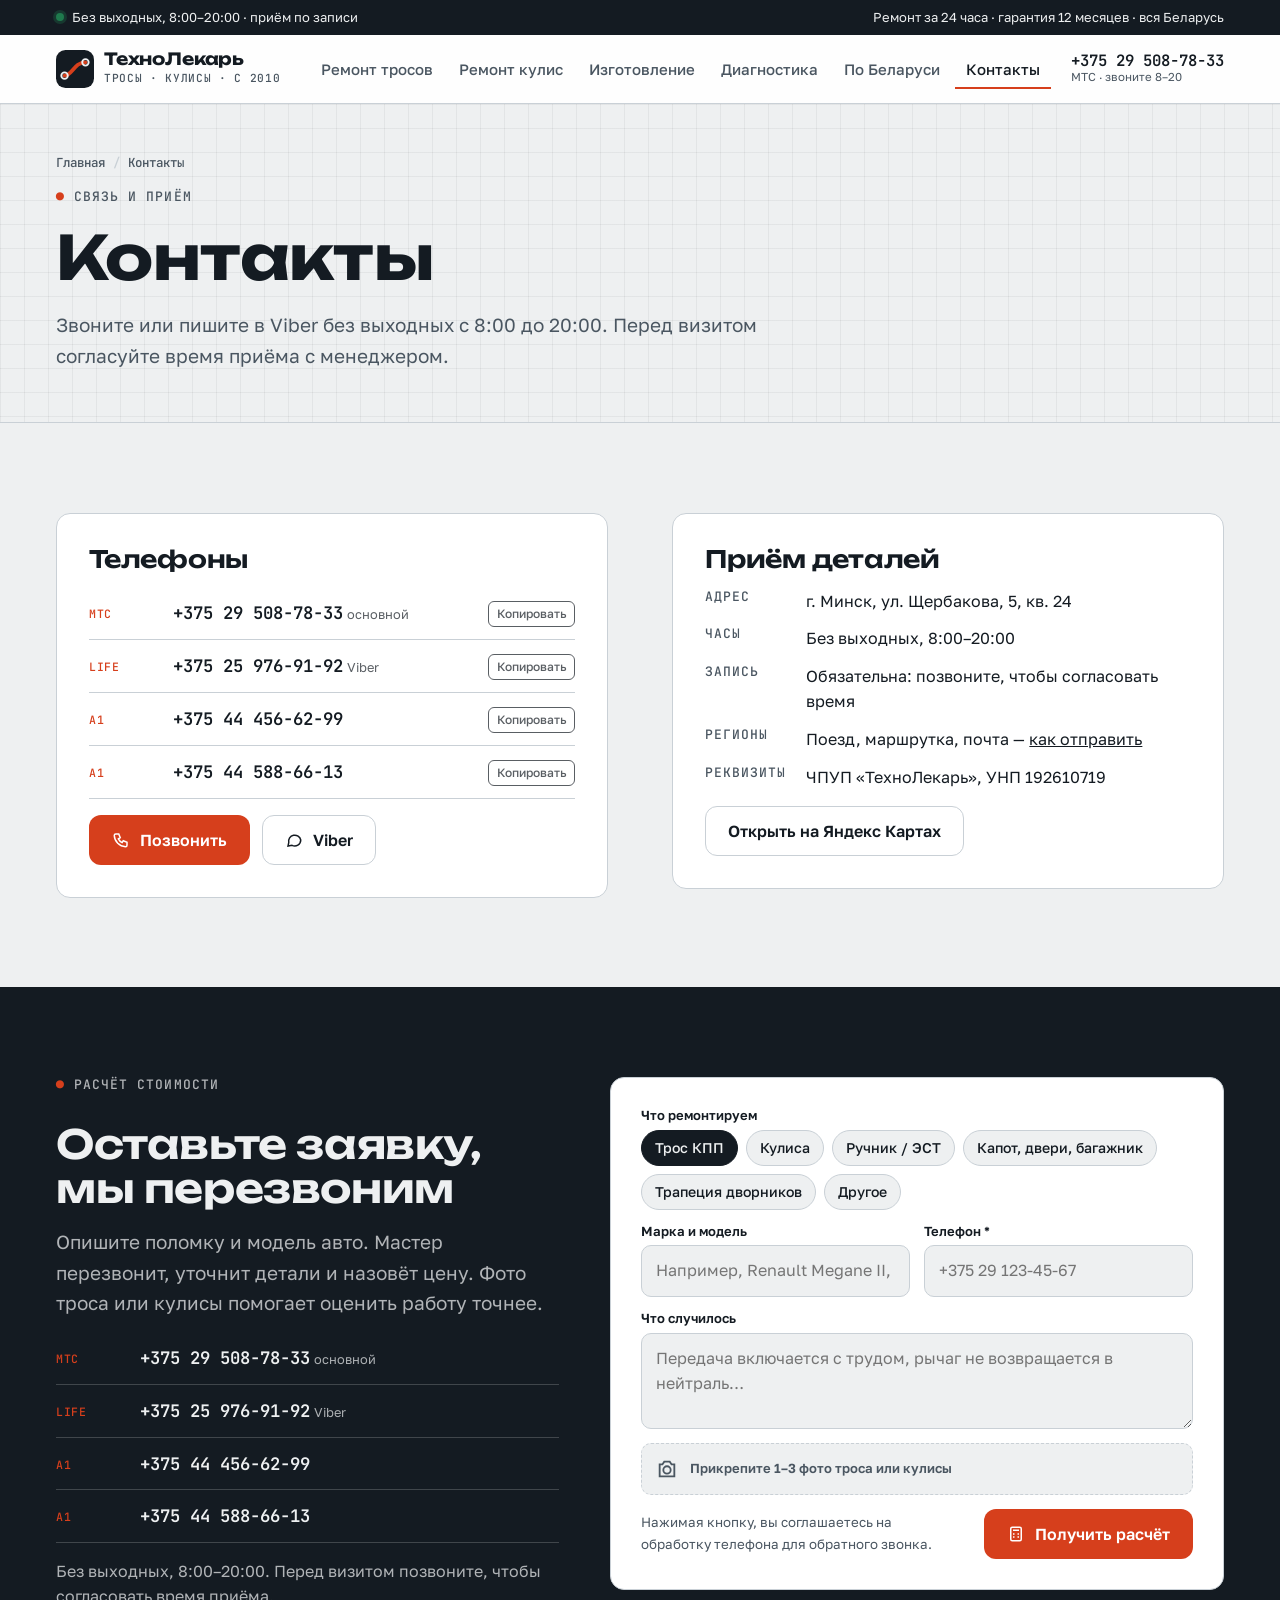
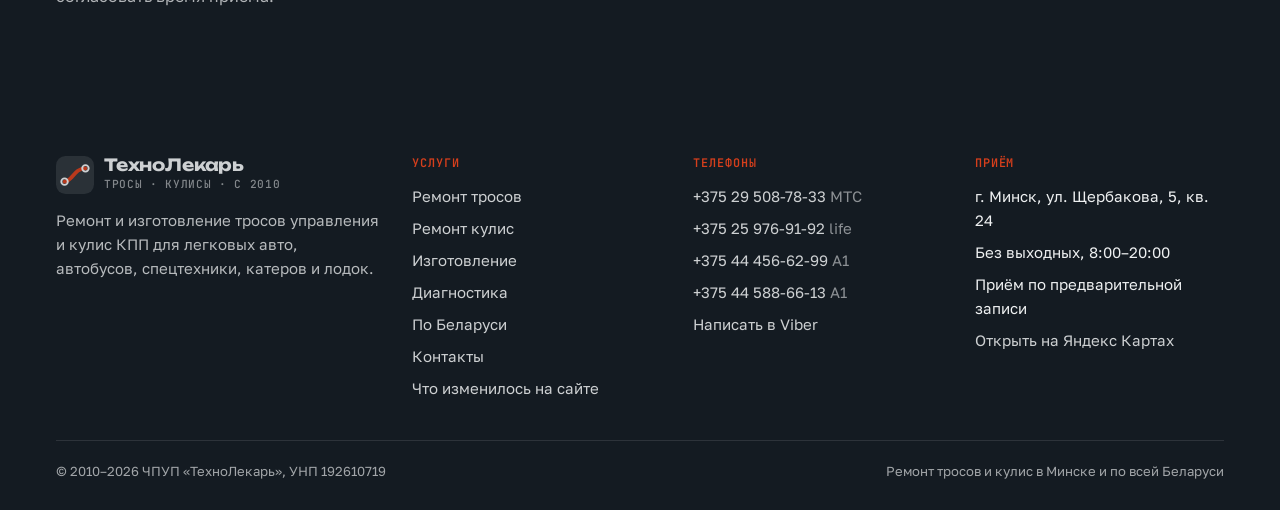
<file: kontakty.html>
<!doctype html>
<html lang="ru">
<head>
<meta charset="utf-8">
<meta name="viewport" content="width=device-width, initial-scale=1, viewport-fit=cover">
<title>Контакты ТехноЛекарь: ремонт тросов и кулис, Минск, ул. Щербакова, 5</title>
<meta name="claude:viewport-fit-sides" content="cover">
<meta name="description" content="Телефоны, Viber и адрес мастерской по ремонту тросов КПП и кулис в Минске. Без выходных с 8:00 до 20:00, приём по записи.">
<link rel="canonical" href="https://www.tros-kpp.by/kontakty.html">
<meta name="robots" content="index, follow">
<meta name="theme-color" content="#141b22">
<meta property="og:type" content="website">
<meta property="og:locale" content="ru_BY">
<meta property="og:site_name" content="ТехноЛекарь">
<meta property="og:title" content="Контакты ТехноЛекарь: ремонт тросов и кулис, Минск, ул. Щербакова, 5">
<meta property="og:description" content="Телефоны, Viber и адрес мастерской по ремонту тросов КПП и кулис в Минске. Без выходных с 8:00 до 20:00, приём по записи.">
<meta property="og:url" content="https://www.tros-kpp.by/kontakty.html">
<link rel="icon" href="data:image/svg+xml,%3Csvg xmlns='http://www.w3.org/2000/svg' viewBox='0 0 40 40'%3E%3Crect width='40' height='40' rx='10' fill='%23141b22'/%3E%3Cpath d='M9 27 C 17 27, 19 13, 31 13' fill='none' stroke='%23d63f1c' stroke-width='4' stroke-linecap='round'/%3E%3C/svg%3E" type="image/svg+xml">
<link rel="preconnect" href="https://fonts.googleapis.com">
<link rel="preconnect" href="https://fonts.gstatic.com" crossorigin>
<link rel="stylesheet" href="https://fonts.googleapis.com/css2?family=Golos+Text:wght@400;500;600;700&family=JetBrains+Mono:wght@400;500;600&family=Unbounded:wght@500;600;700&display=swap">
<link rel="stylesheet" href="assets/styles.css">
<script type="application/ld+json">
{
 "@context": "https://schema.org",
 "@graph": [
  {
   "@type": "AutoRepair",
   "@id": "https://www.tros-kpp.by/#org",
   "name": "ТехноЛекарь — ремонт тросов и кулис",
   "legalName": "Частное производственное унитарное предприятие «ТехноЛекарь»",
   "taxID": "192610719",
   "url": "https://www.tros-kpp.by/",
   "telephone": [
    "+375295087833",
    "+375259769192",
    "+375444566299",
    "+375445886613"
   ],
   "foundingDate": "2010",
   "priceRange": "$$",
   "address": {
    "@type": "PostalAddress",
    "streetAddress": "ул. Щербакова, 5",
    "addressLocality": "Минск",
    "addressCountry": "BY"
   },
   "openingHoursSpecification": [
    {
     "@type": "OpeningHoursSpecification",
     "dayOfWeek": [
      "Monday",
      "Tuesday",
      "Wednesday",
      "Thursday",
      "Friday",
      "Saturday",
      "Sunday"
     ],
     "opens": "08:00",
     "closes": "20:00"
    }
   ],
   "areaServed": {
    "@type": "Country",
    "name": "Беларусь"
   },
   "knowsAbout": [
    "ремонт тросов КПП",
    "ремонт кулисы КПП",
    "ремонт троса ручника",
    "ремонт троса электронного стояночного тормоза",
    "изготовление тросов по размерам"
   ]
  },
  {
   "@type": "BreadcrumbList",
   "itemListElement": [
    {
     "@type": "ListItem",
     "position": 1,
     "name": "Главная",
     "item": "https://www.tros-kpp.by/"
    },
    {
     "@type": "ListItem",
     "position": 2,
     "name": "Контакты",
     "item": "https://www.tros-kpp.by/kontakty.html"
    }
   ]
  }
 ]
}
</script>
</head>
<body>
<a class="skip" href="#main">Перейти к содержимому</a>
<div class="topbar"><div class="wrap">
  <span><i class="dot" aria-hidden="true"></i>Без выходных, 8:00–20:00 · приём по записи</span>
  <span>Ремонт за 24 часа · гарантия 12 месяцев · вся Беларусь</span>
</div></div>
<header class="site-header"><div class="wrap">
  <a class="logo" href="index.html" aria-label="ТехноЛекарь — на главную"><svg viewBox="0 0 40 40" aria-hidden="true"><rect width="40" height="40" rx="10" class="svg-ink-fill"/><path d="M9 27 C 17 27, 19 13, 31 13" fill="none" class="svg-accent" stroke-width="4" stroke-linecap="round"/><circle cx="9" cy="27" r="3.4" fill="none" stroke="var(--bg)" stroke-width="2"/><circle cx="31" cy="13" r="3.4" fill="none" stroke="var(--bg)" stroke-width="2"/></svg><span><strong>ТехноЛекарь</strong><small>тросы · кулисы · с 2010</small></span></a>
  <nav class="nav" id="nav" aria-label="Основное меню"><a href="remont-trosov.html">Ремонт тросов</a><a href="remont-kulis.html">Ремонт кулис</a><a href="izgotovlenie-trosov.html">Изготовление</a><a href="diagnostika.html">Диагностика</a><a href="po-belarusi.html">По Беларуси</a><a href="kontakty.html" aria-current="page">Контакты</a></nav>
  <a class="header-phone" href="tel:+375295087833">+375 29 508-78-33<small>МТС · звоните 8–20</small></a>
  <a class="btn btn-primary btn-sm header-cta" href="#order">Рассчитать ремонт</a>
  <button class="menu-btn" type="button" aria-controls="nav" aria-expanded="false" aria-label="Открыть меню">
    <svg width="22" height="22" viewBox="0 0 24 24" fill="none" stroke="currentColor" stroke-width="2"><path d="M4 7h16M4 12h16M4 17h16"/></svg>
  </button>
</div></header>
<main id="main"><section class="page-head blueprint"><div class="wrap">
  <ol class="crumbs" aria-label="Хлебные крошки"><li><a href="index.html">Главная</a></li><li aria-current="page">Контакты</li></ol>
  <p class="eyebrow"><b>●</b> Связь и приём</p>
  <h1>Контакты</h1>
  <p class="lead">Звоните или пишите в Viber без выходных с 8:00 до 20:00. Перед визитом согласуйте время приёма с менеджером.</p>
  
</div></section>
<section class="section"><div class="wrap split">
  <div class="panel"><h2 style="font-size:var(--step-2)">Телефоны</h2><div class="contact-lines"><div class="contact-line"><span class="op">МТС</span><span><a href="tel:+375295087833">+375 29 508-78-33</a> <span class="tagline">основной</span></span><button class="copy" type="button" data-copy="+375 29 508-78-33">Копировать</button></div><div class="contact-line"><span class="op">life</span><span><a href="tel:+375259769192">+375 25 976-91-92</a> <span class="tagline">Viber</span></span><button class="copy" type="button" data-copy="+375 25 976-91-92">Копировать</button></div><div class="contact-line"><span class="op">A1</span><span><a href="tel:+375444566299">+375 44 456-62-99</a> <span class="tagline"></span></span><button class="copy" type="button" data-copy="+375 44 456-62-99">Копировать</button></div><div class="contact-line"><span class="op">A1</span><span><a href="tel:+375445886613">+375 44 588-66-13</a> <span class="tagline"></span></span><button class="copy" type="button" data-copy="+375 44 588-66-13">Копировать</button></div></div>
    <div class="hero-actions"><a class="btn btn-primary" href="tel:+375295087833"><svg viewBox="0 0 24 24" fill="none" stroke="currentColor" stroke-width="2" aria-hidden="true"><path d="M5 4h4l2 5-2.5 1.5a11 11 0 0 0 5 5L15 13l5 2v4a2 2 0 0 1-2 2A16 16 0 0 1 3 6a2 2 0 0 1 2-2"/></svg> Позвонить</a>
    <a class="btn btn-ghost" href="viber://chat?number=%2B375259769192"><svg viewBox="0 0 24 24" fill="none" stroke="currentColor" stroke-width="2" aria-hidden="true"><path d="M21 12a8 8 0 0 1-11.6 7.1L4 20l1-4.6A8 8 0 1 1 21 12z"/></svg> Viber</a></div></div>
  <div class="panel"><h2 style="font-size:var(--step-2)">Приём деталей</h2>
    <dl style="display:grid;grid-template-columns:auto 1fr;gap:12px 20px;margin:0">
      <dt class="eyebrow">Адрес</dt><dd style="margin:0">г. Минск, ул. Щербакова, 5, кв. 24</dd>
      <dt class="eyebrow">Часы</dt><dd style="margin:0">Без выходных, 8:00–20:00</dd>
      <dt class="eyebrow">Запись</dt><dd style="margin:0">Обязательна: позвоните, чтобы согласовать время</dd>
      <dt class="eyebrow">Регионы</dt><dd style="margin:0">Поезд, маршрутка, почта — <a href="po-belarusi.html">как отправить</a></dd>
      <dt class="eyebrow">Реквизиты</dt><dd style="margin:0">ЧПУП «ТехноЛекарь», УНП 192610719</dd>
    </dl>
    <a class="btn btn-ghost" href="https://yandex.by/maps/?text=%D0%9C%D0%B8%D0%BD%D1%81%D0%BA%2C%20%D1%83%D0%BB.%20%D0%A9%D0%B5%D1%80%D0%B1%D0%B0%D0%BA%D0%BE%D0%B2%D0%B0%2C%205" target="_blank" rel="noopener" style="justify-self:start">Открыть на Яндекс Картах</a></div>
</div></section>
<section class="section band-ink" id="order" aria-labelledby="c-title"><div class="wrap order">
  <div class="prose">
    <p class="eyebrow"><b>●</b> Расчёт стоимости</p>
    <h2 id="c-title">Оставьте заявку, мы перезвоним</h2>
    <p class="lead">Опишите поломку и модель авто. Мастер перезвонит, уточнит детали и назовёт цену. Фото троса или кулисы помогает оценить работу точнее.</p>
    <div class="contact-lines"><div class="contact-line"><span class="op">МТС</span><span><a href="tel:+375295087833">+375 29 508-78-33</a> <span class="tagline">основной</span></span></div><div class="contact-line"><span class="op">life</span><span><a href="tel:+375259769192">+375 25 976-91-92</a> <span class="tagline">Viber</span></span></div><div class="contact-line"><span class="op">A1</span><span><a href="tel:+375444566299">+375 44 456-62-99</a> <span class="tagline"></span></span></div><div class="contact-line"><span class="op">A1</span><span><a href="tel:+375445886613">+375 44 588-66-13</a> <span class="tagline"></span></span></div></div>
    <p class="muted">Без выходных, 8:00–20:00. Перед визитом позвоните, чтобы согласовать время приёма.</p>
  </div>
  <form class="form" data-order novalidate>
    <div class="field full"><span class="label" id="c-part-l">Что ремонтируем</span>
      <div class="chips" role="radiogroup" aria-labelledby="c-part-l"><input type="radio" name="part" id="c-tros-kpp" value="Трос КПП" checked><label for="c-tros-kpp">Трос КПП</label><input type="radio" name="part" id="c-kulisa" value="Кулиса"><label for="c-kulisa">Кулиса</label><input type="radio" name="part" id="c-ruchnik" value="Ручник / ЭСТ"><label for="c-ruchnik">Ручник / ЭСТ</label><input type="radio" name="part" id="c-kapot" value="Капот, двери, багажник"><label for="c-kapot">Капот, двери, багажник</label><input type="radio" name="part" id="c-trapeciya" value="Трапеция дворников"><label for="c-trapeciya">Трапеция дворников</label><input type="radio" name="part" id="c-drugoe" value="Другое"><label for="c-drugoe">Другое</label></div></div>
    <div class="field"><label for="c-car">Марка и модель</label>
      <input id="c-car" name="car" autocomplete="off" placeholder="Например, Renault Megane II, 2006"></div>
    <div class="field"><label for="c-phone">Телефон *</label>
      <input id="c-phone" name="phone" type="tel" inputmode="tel" autocomplete="tel" required placeholder="+375 29 123-45-67"></div>
    <div class="field full"><label for="c-msg">Что случилось</label>
      <textarea id="c-msg" name="msg" placeholder="Передача включается с трудом, рычаг не возвращается в нейтраль…"></textarea></div>
    <div class="field full"><label class="file-drop" for="c-photo">
      <svg width="22" height="22" viewBox="0 0 24 24" fill="none" stroke="currentColor" stroke-width="2" aria-hidden="true"><path d="M4 7h3l2-3h6l2 3h3v13H4z"/><circle cx="12" cy="13" r="4"/></svg>
      <span>Прикрепите 1–3 фото троса или кулисы</span>
      <input id="c-photo" name="photo" type="file" accept="image/*" multiple></label></div>
    <div class="form-foot">
      <small>Нажимая кнопку, вы соглашаетесь на обработку телефона для обратного звонка.</small>
      <button class="btn btn-primary" type="submit"><svg viewBox="0 0 24 24" fill="none" stroke="currentColor" stroke-width="2" aria-hidden="true"><rect x="5" y="3" width="14" height="18" rx="2"/><path d="M8 7h8M8 12h2m4 0h2M8 16h2m4 0h2"/></svg> Получить расчёт</button>
    </div>
    <p class="form-done" role="status" hidden></p>
  </form>
</div></section></main>
<footer class="site-footer"><div class="wrap">
  <div class="cols">
    <div style="display:grid;gap:14px;align-content:start">
      <a class="logo" href="index.html"><svg viewBox="0 0 40 40" aria-hidden="true"><rect width="40" height="40" rx="10" class="svg-ink-fill"/><path d="M9 27 C 17 27, 19 13, 31 13" fill="none" class="svg-accent" stroke-width="4" stroke-linecap="round"/><circle cx="9" cy="27" r="3.4" fill="none" stroke="var(--bg)" stroke-width="2"/><circle cx="31" cy="13" r="3.4" fill="none" stroke="var(--bg)" stroke-width="2"/></svg><span><strong>ТехноЛекарь</strong><small>тросы · кулисы · с 2010</small></span></a>
      <p style="opacity:.75">Ремонт и изготовление тросов управления и кулис КПП для легковых авто, автобусов, спецтехники, катеров и лодок.</p>
    </div>
    <div><h3>Услуги</h3><ul><li><a href="remont-trosov.html">Ремонт тросов</a></li><li><a href="remont-kulis.html">Ремонт кулис</a></li><li><a href="izgotovlenie-trosov.html">Изготовление</a></li><li><a href="diagnostika.html">Диагностика</a></li><li><a href="po-belarusi.html">По Беларуси</a></li><li><a href="kontakty.html">Контакты</a></li><li><a href="izmeneniya.html">Что изменилось на сайте</a></li></ul></div>
    <div><h3>Телефоны</h3><ul><li><a href="tel:+375295087833">+375 29 508-78-33</a> <span class="muted">МТС</span></li><li><a href="tel:+375259769192">+375 25 976-91-92</a> <span class="muted">life</span></li><li><a href="tel:+375444566299">+375 44 456-62-99</a> <span class="muted">A1</span></li><li><a href="tel:+375445886613">+375 44 588-66-13</a> <span class="muted">A1</span></li><li><a href="viber://chat?number=%2B375259769192">Написать в Viber</a></li></ul></div>
    <div><h3>Приём</h3><ul><li>г. Минск, ул. Щербакова, 5, кв. 24</li><li>Без выходных, 8:00–20:00</li><li>Приём по предварительной записи</li><li><a href="https://yandex.by/maps/?text=%D0%9C%D0%B8%D0%BD%D1%81%D0%BA%2C%20%D1%83%D0%BB.%20%D0%A9%D0%B5%D1%80%D0%B1%D0%B0%D0%BA%D0%BE%D0%B2%D0%B0%2C%205" rel="noopener" target="_blank">Открыть на Яндекс Картах</a></li></ul></div>
  </div>
  <div class="legal">
    <span>© 2010–<span id="year">2026</span> ЧПУП «ТехноЛекарь», УНП 192610719</span>
    <span>Ремонт тросов и кулис в Минске и по всей Беларуси</span>
  </div>
</div></footer>
<nav class="actionbar" aria-label="Быстрая связь">
  <a href="tel:+375295087833"><svg viewBox="0 0 24 24" fill="none" stroke="currentColor" stroke-width="2" aria-hidden="true"><path d="M5 4h4l2 5-2.5 1.5a11 11 0 0 0 5 5L15 13l5 2v4a2 2 0 0 1-2 2A16 16 0 0 1 3 6a2 2 0 0 1 2-2"/></svg> Звонок</a>
  <a href="viber://chat?number=%2B375259769192"><svg viewBox="0 0 24 24" fill="none" stroke="currentColor" stroke-width="2" aria-hidden="true"><path d="M21 12a8 8 0 0 1-11.6 7.1L4 20l1-4.6A8 8 0 1 1 21 12z"/></svg> Viber</a>
  <a class="primary" href="#order"><svg viewBox="0 0 24 24" fill="none" stroke="currentColor" stroke-width="2" aria-hidden="true"><rect x="5" y="3" width="14" height="18" rx="2"/><path d="M8 7h8M8 12h2m4 0h2M8 16h2m4 0h2"/></svg> Расчёт</a>
</nav>
<script src="assets/app.js" defer></script>
</body>
</html>
</file>
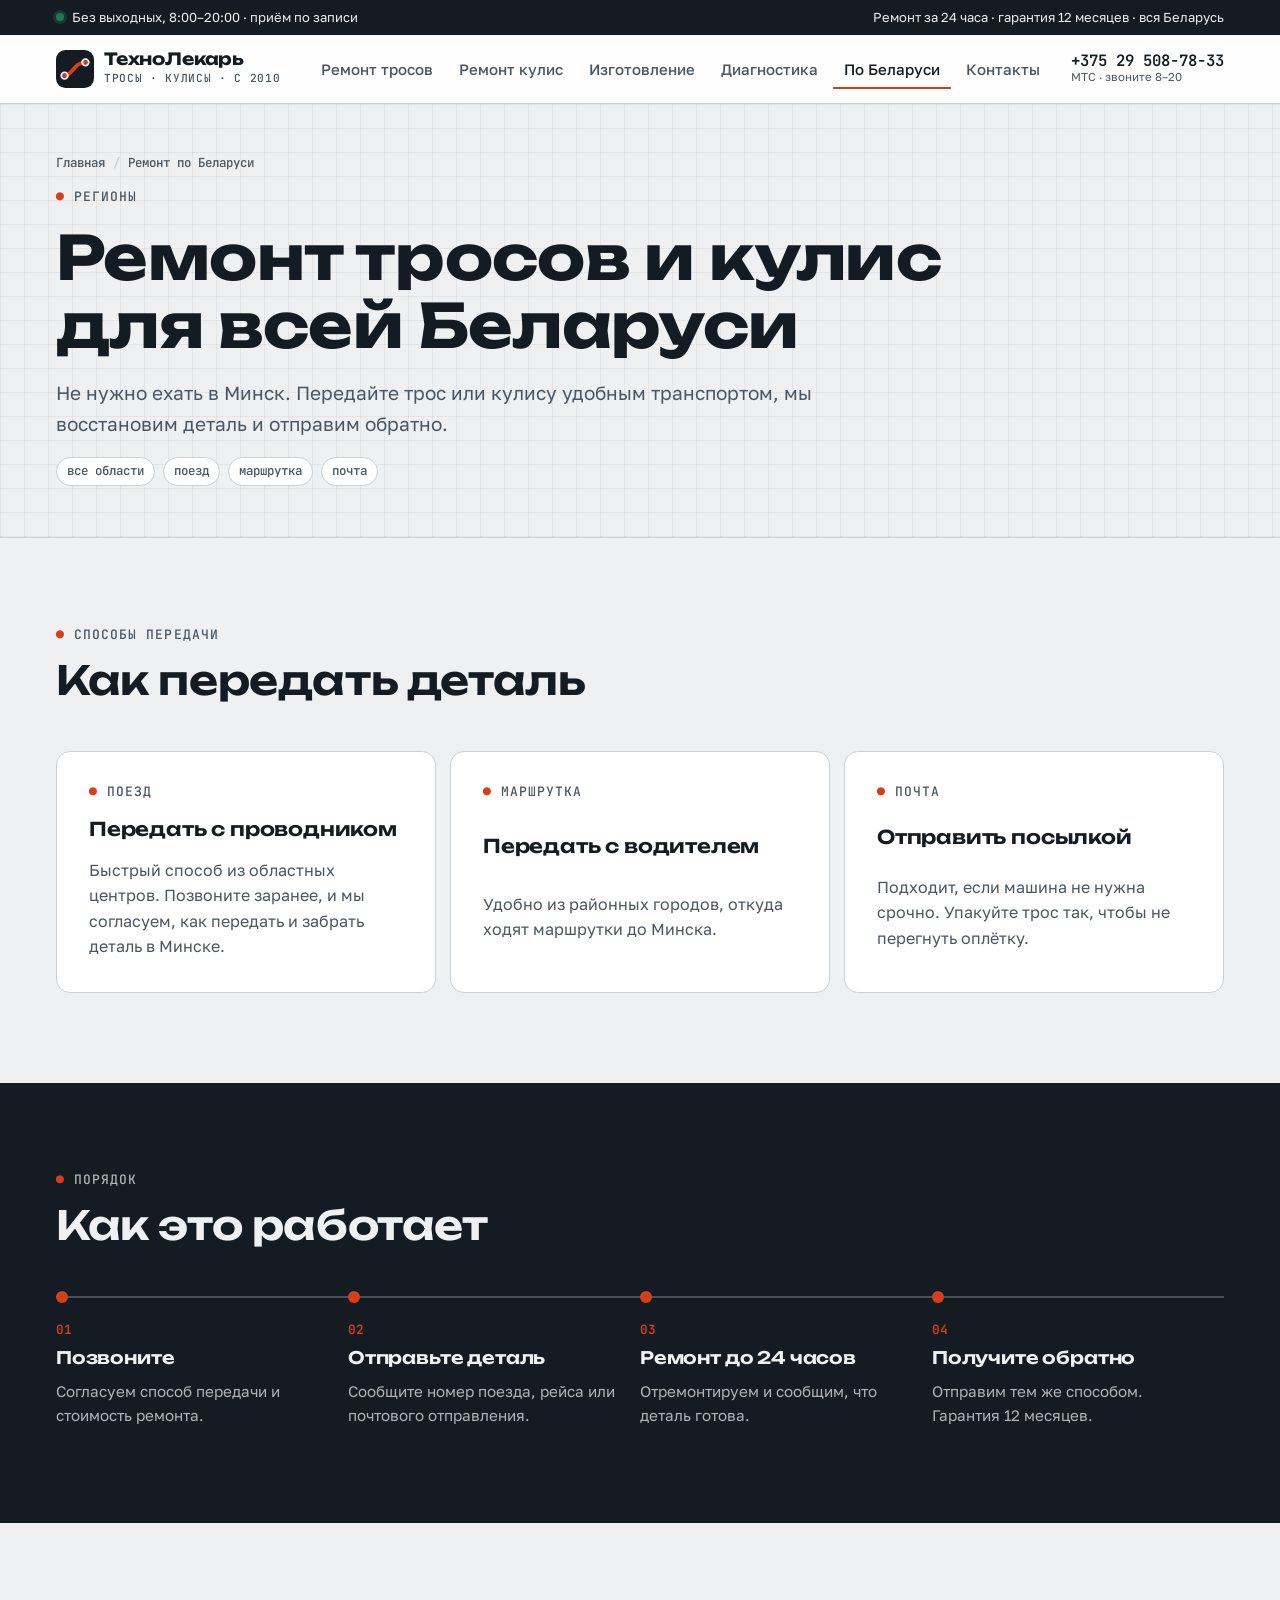
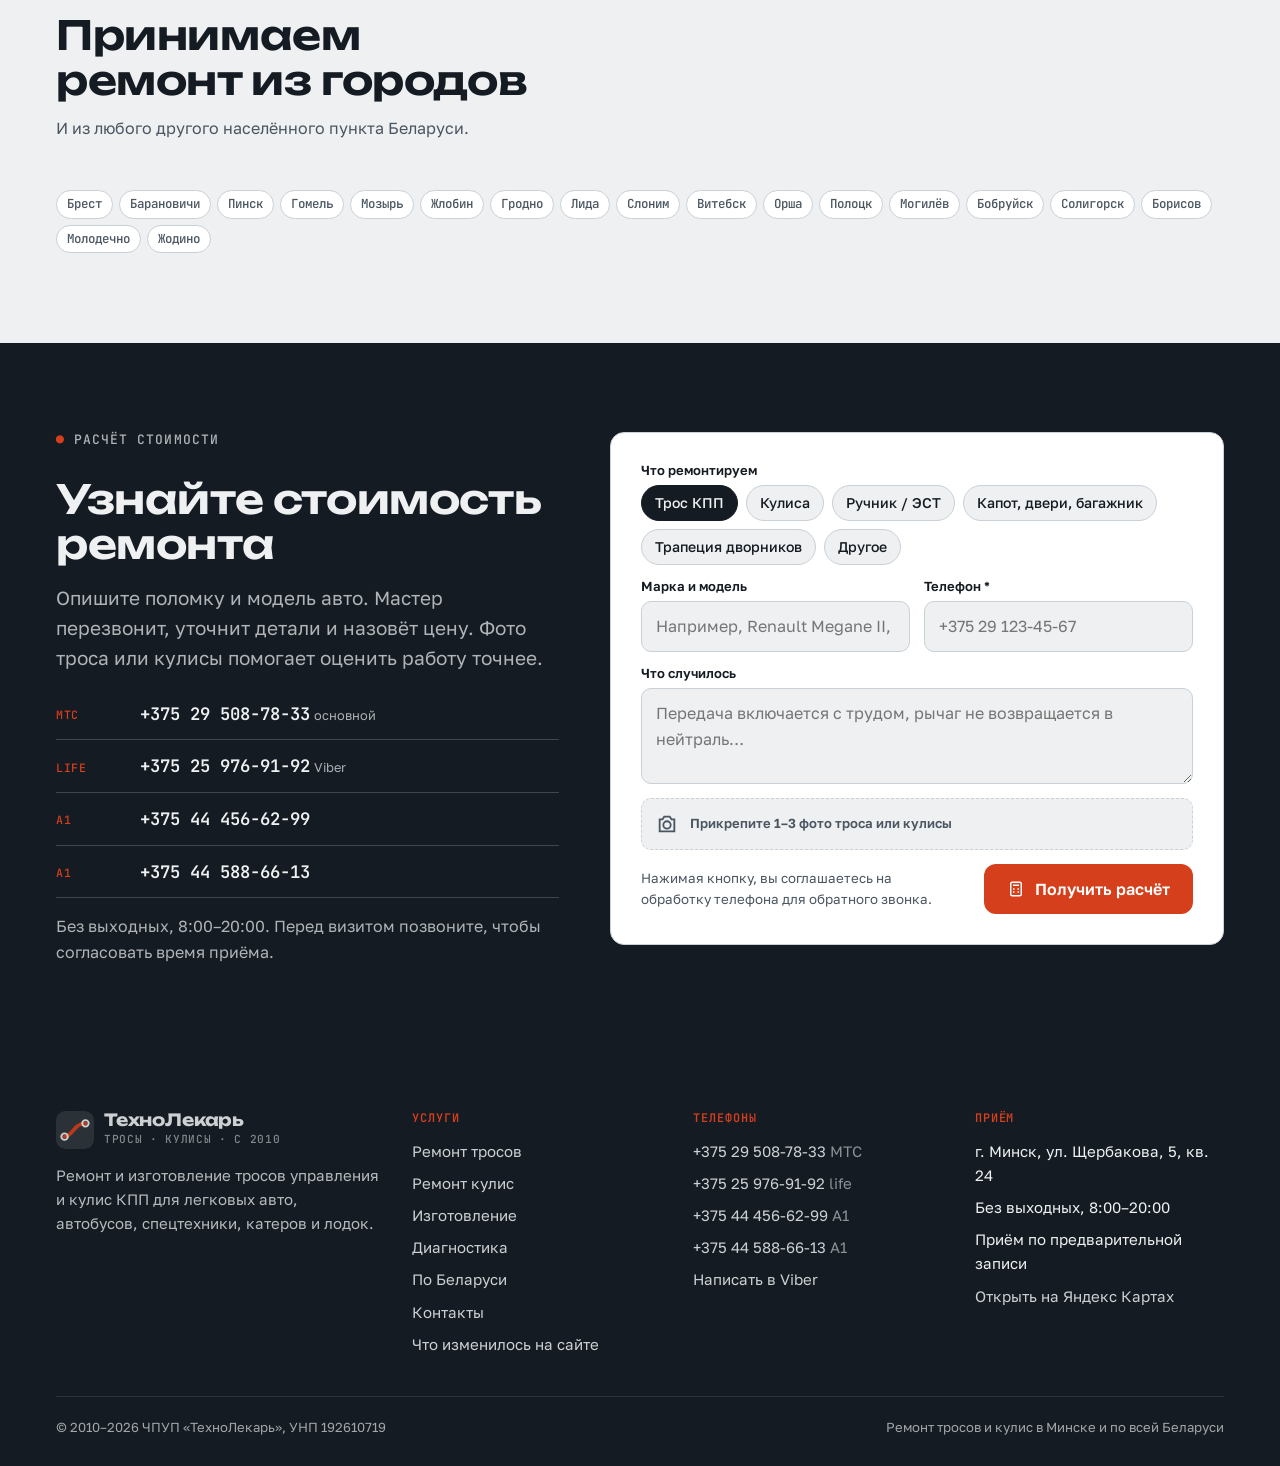
<file: po-belarusi.html>
<!doctype html>
<html lang="ru">
<head>
<meta charset="utf-8">
<meta name="viewport" content="width=device-width, initial-scale=1, viewport-fit=cover">
<title>Ремонт тросов КПП в Бресте, Гомеле, Гродно, Витебске, Могилёве — ТехноЛекарь</title>
<meta name="claude:viewport-fit-sides" content="cover">
<meta name="description" content="Ремонт тросов и кулис для всей Беларуси: передайте деталь поездом, маршруткой или почтой, мы восстановим её за 24 часа и вернём обратно. Гарантия 12 месяцев.">
<link rel="canonical" href="https://www.tros-kpp.by/po-belarusi.html">
<meta name="robots" content="index, follow">
<meta name="theme-color" content="#141b22">
<meta property="og:type" content="website">
<meta property="og:locale" content="ru_BY">
<meta property="og:site_name" content="ТехноЛекарь">
<meta property="og:title" content="Ремонт тросов КПП в Бресте, Гомеле, Гродно, Витебске, Могилёве — ТехноЛекарь">
<meta property="og:description" content="Ремонт тросов и кулис для всей Беларуси: передайте деталь поездом, маршруткой или почтой, мы восстановим её за 24 часа и вернём обратно. Гарантия 12 месяцев.">
<meta property="og:url" content="https://www.tros-kpp.by/po-belarusi.html">
<link rel="icon" href="data:image/svg+xml,%3Csvg xmlns='http://www.w3.org/2000/svg' viewBox='0 0 40 40'%3E%3Crect width='40' height='40' rx='10' fill='%23141b22'/%3E%3Cpath d='M9 27 C 17 27, 19 13, 31 13' fill='none' stroke='%23d63f1c' stroke-width='4' stroke-linecap='round'/%3E%3C/svg%3E" type="image/svg+xml">
<link rel="preconnect" href="https://fonts.googleapis.com">
<link rel="preconnect" href="https://fonts.gstatic.com" crossorigin>
<link rel="stylesheet" href="https://fonts.googleapis.com/css2?family=Golos+Text:wght@400;500;600;700&family=JetBrains+Mono:wght@400;500;600&family=Unbounded:wght@500;600;700&display=swap">
<link rel="stylesheet" href="assets/styles.css">
<script type="application/ld+json">
{
 "@context": "https://schema.org",
 "@graph": [
  {
   "@type": "AutoRepair",
   "@id": "https://www.tros-kpp.by/#org",
   "name": "ТехноЛекарь — ремонт тросов и кулис",
   "legalName": "Частное производственное унитарное предприятие «ТехноЛекарь»",
   "taxID": "192610719",
   "url": "https://www.tros-kpp.by/",
   "telephone": [
    "+375295087833",
    "+375259769192",
    "+375444566299",
    "+375445886613"
   ],
   "foundingDate": "2010",
   "priceRange": "$$",
   "address": {
    "@type": "PostalAddress",
    "streetAddress": "ул. Щербакова, 5",
    "addressLocality": "Минск",
    "addressCountry": "BY"
   },
   "openingHoursSpecification": [
    {
     "@type": "OpeningHoursSpecification",
     "dayOfWeek": [
      "Monday",
      "Tuesday",
      "Wednesday",
      "Thursday",
      "Friday",
      "Saturday",
      "Sunday"
     ],
     "opens": "08:00",
     "closes": "20:00"
    }
   ],
   "areaServed": {
    "@type": "Country",
    "name": "Беларусь"
   },
   "knowsAbout": [
    "ремонт тросов КПП",
    "ремонт кулисы КПП",
    "ремонт троса ручника",
    "ремонт троса электронного стояночного тормоза",
    "изготовление тросов по размерам"
   ]
  },
  {
   "@type": "Service",
   "name": "Ремонт тросов и кулис с пересылкой по Беларуси",
   "description": "Приём тросов и кулис на ремонт из всех областей Беларуси поездом, маршрутным транспортом и почтой.",
   "provider": {
    "@id": "https://www.tros-kpp.by/#org"
   },
   "areaServed": {
    "@type": "Country",
    "name": "Беларусь"
   }
  },
  {
   "@type": "BreadcrumbList",
   "itemListElement": [
    {
     "@type": "ListItem",
     "position": 1,
     "name": "Главная",
     "item": "https://www.tros-kpp.by/"
    },
    {
     "@type": "ListItem",
     "position": 2,
     "name": "Ремонт по Беларуси",
     "item": "https://www.tros-kpp.by/po-belarusi.html"
    }
   ]
  }
 ]
}
</script>
</head>
<body>
<a class="skip" href="#main">Перейти к содержимому</a>
<div class="topbar"><div class="wrap">
  <span><i class="dot" aria-hidden="true"></i>Без выходных, 8:00–20:00 · приём по записи</span>
  <span>Ремонт за 24 часа · гарантия 12 месяцев · вся Беларусь</span>
</div></div>
<header class="site-header"><div class="wrap">
  <a class="logo" href="index.html" aria-label="ТехноЛекарь — на главную"><svg viewBox="0 0 40 40" aria-hidden="true"><rect width="40" height="40" rx="10" class="svg-ink-fill"/><path d="M9 27 C 17 27, 19 13, 31 13" fill="none" class="svg-accent" stroke-width="4" stroke-linecap="round"/><circle cx="9" cy="27" r="3.4" fill="none" stroke="var(--bg)" stroke-width="2"/><circle cx="31" cy="13" r="3.4" fill="none" stroke="var(--bg)" stroke-width="2"/></svg><span><strong>ТехноЛекарь</strong><small>тросы · кулисы · с 2010</small></span></a>
  <nav class="nav" id="nav" aria-label="Основное меню"><a href="remont-trosov.html">Ремонт тросов</a><a href="remont-kulis.html">Ремонт кулис</a><a href="izgotovlenie-trosov.html">Изготовление</a><a href="diagnostika.html">Диагностика</a><a href="po-belarusi.html" aria-current="page">По Беларуси</a><a href="kontakty.html">Контакты</a></nav>
  <a class="header-phone" href="tel:+375295087833">+375 29 508-78-33<small>МТС · звоните 8–20</small></a>
  <a class="btn btn-primary btn-sm header-cta" href="#order">Рассчитать ремонт</a>
  <button class="menu-btn" type="button" aria-controls="nav" aria-expanded="false" aria-label="Открыть меню">
    <svg width="22" height="22" viewBox="0 0 24 24" fill="none" stroke="currentColor" stroke-width="2"><path d="M4 7h16M4 12h16M4 17h16"/></svg>
  </button>
</div></header>
<main id="main"><section class="page-head blueprint"><div class="wrap">
  <ol class="crumbs" aria-label="Хлебные крошки"><li><a href="index.html">Главная</a></li><li aria-current="page">Ремонт по Беларуси</li></ol>
  <p class="eyebrow"><b>●</b> Регионы</p>
  <h1>Ремонт тросов и кулис для всей Беларуси</h1>
  <p class="lead">Не нужно ехать в Минск. Передайте трос или кулису удобным транспортом, мы восстановим деталь и отправим обратно.</p>
  <div class="facts"><span class="tag">все области</span><span class="tag">поезд</span><span class="tag">маршрутка</span><span class="tag">почта</span></div>
</div></section>
<section class="section"><div class="wrap">
  <div class="section-head"><p class="eyebrow"><b>●</b> Способы передачи</p><h2>Как передать деталь</h2></div>
  <div class="transport">
    <div class="panel"><span class="eyebrow"><b>●</b> Поезд</span><h3>Передать с проводником</h3><p class="muted">Быстрый способ из областных центров. Позвоните заранее, и мы согласуем, как передать и забрать деталь в Минске.</p></div>
    <div class="panel"><span class="eyebrow"><b>●</b> Маршрутка</span><h3>Передать с водителем</h3><p class="muted">Удобно из районных городов, откуда ходят маршрутки до Минска.</p></div>
    <div class="panel"><span class="eyebrow"><b>●</b> Почта</span><h3>Отправить посылкой</h3><p class="muted">Подходит, если машина не нужна срочно. Упакуйте трос так, чтобы не перегнуть оплётку.</p></div>
  </div>
</div></section>
<section class="section band-ink"><div class="wrap">
  <div class="section-head"><p class="eyebrow"><b>●</b> Порядок</p><h2>Как это работает</h2></div>
  <ol class="steps">
    <li><h3>Позвоните</h3><p>Согласуем способ передачи и стоимость ремонта.</p></li>
    <li><h3>Отправьте деталь</h3><p>Сообщите номер поезда, рейса или почтового отправления.</p></li>
    <li><h3>Ремонт до 24 часов</h3><p>Отремонтируем и сообщим, что деталь готова.</p></li>
    <li><h3>Получите обратно</h3><p>Отправим тем же способом. Гарантия 12 месяцев.</p></li>
  </ol>
</div></section>
<section class="section"><div class="wrap">
  <div class="section-head"><h2>Принимаем ремонт из городов</h2><p class="muted">И из любого другого населённого пункта Беларуси.</p></div>
  <div class="tags"><span class="tag">Брест</span><span class="tag">Барановичи</span><span class="tag">Пинск</span><span class="tag">Гомель</span><span class="tag">Мозырь</span><span class="tag">Жлобин</span><span class="tag">Гродно</span><span class="tag">Лида</span><span class="tag">Слоним</span><span class="tag">Витебск</span><span class="tag">Орша</span><span class="tag">Полоцк</span><span class="tag">Могилёв</span><span class="tag">Бобруйск</span><span class="tag">Солигорск</span><span class="tag">Борисов</span><span class="tag">Молодечно</span><span class="tag">Жодино</span></div>
</div></section>
<section class="section band-ink" id="order" aria-labelledby="r-title"><div class="wrap order">
  <div class="prose">
    <p class="eyebrow"><b>●</b> Расчёт стоимости</p>
    <h2 id="r-title">Узнайте стоимость ремонта</h2>
    <p class="lead">Опишите поломку и модель авто. Мастер перезвонит, уточнит детали и назовёт цену. Фото троса или кулисы помогает оценить работу точнее.</p>
    <div class="contact-lines"><div class="contact-line"><span class="op">МТС</span><span><a href="tel:+375295087833">+375 29 508-78-33</a> <span class="tagline">основной</span></span></div><div class="contact-line"><span class="op">life</span><span><a href="tel:+375259769192">+375 25 976-91-92</a> <span class="tagline">Viber</span></span></div><div class="contact-line"><span class="op">A1</span><span><a href="tel:+375444566299">+375 44 456-62-99</a> <span class="tagline"></span></span></div><div class="contact-line"><span class="op">A1</span><span><a href="tel:+375445886613">+375 44 588-66-13</a> <span class="tagline"></span></span></div></div>
    <p class="muted">Без выходных, 8:00–20:00. Перед визитом позвоните, чтобы согласовать время приёма.</p>
  </div>
  <form class="form" data-order novalidate>
    <div class="field full"><span class="label" id="r-part-l">Что ремонтируем</span>
      <div class="chips" role="radiogroup" aria-labelledby="r-part-l"><input type="radio" name="part" id="r-tros-kpp" value="Трос КПП" checked><label for="r-tros-kpp">Трос КПП</label><input type="radio" name="part" id="r-kulisa" value="Кулиса"><label for="r-kulisa">Кулиса</label><input type="radio" name="part" id="r-ruchnik" value="Ручник / ЭСТ"><label for="r-ruchnik">Ручник / ЭСТ</label><input type="radio" name="part" id="r-kapot" value="Капот, двери, багажник"><label for="r-kapot">Капот, двери, багажник</label><input type="radio" name="part" id="r-trapeciya" value="Трапеция дворников"><label for="r-trapeciya">Трапеция дворников</label><input type="radio" name="part" id="r-drugoe" value="Другое"><label for="r-drugoe">Другое</label></div></div>
    <div class="field"><label for="r-car">Марка и модель</label>
      <input id="r-car" name="car" autocomplete="off" placeholder="Например, Renault Megane II, 2006"></div>
    <div class="field"><label for="r-phone">Телефон *</label>
      <input id="r-phone" name="phone" type="tel" inputmode="tel" autocomplete="tel" required placeholder="+375 29 123-45-67"></div>
    <div class="field full"><label for="r-msg">Что случилось</label>
      <textarea id="r-msg" name="msg" placeholder="Передача включается с трудом, рычаг не возвращается в нейтраль…"></textarea></div>
    <div class="field full"><label class="file-drop" for="r-photo">
      <svg width="22" height="22" viewBox="0 0 24 24" fill="none" stroke="currentColor" stroke-width="2" aria-hidden="true"><path d="M4 7h3l2-3h6l2 3h3v13H4z"/><circle cx="12" cy="13" r="4"/></svg>
      <span>Прикрепите 1–3 фото троса или кулисы</span>
      <input id="r-photo" name="photo" type="file" accept="image/*" multiple></label></div>
    <div class="form-foot">
      <small>Нажимая кнопку, вы соглашаетесь на обработку телефона для обратного звонка.</small>
      <button class="btn btn-primary" type="submit"><svg viewBox="0 0 24 24" fill="none" stroke="currentColor" stroke-width="2" aria-hidden="true"><rect x="5" y="3" width="14" height="18" rx="2"/><path d="M8 7h8M8 12h2m4 0h2M8 16h2m4 0h2"/></svg> Получить расчёт</button>
    </div>
    <p class="form-done" role="status" hidden></p>
  </form>
</div></section></main>
<footer class="site-footer"><div class="wrap">
  <div class="cols">
    <div style="display:grid;gap:14px;align-content:start">
      <a class="logo" href="index.html"><svg viewBox="0 0 40 40" aria-hidden="true"><rect width="40" height="40" rx="10" class="svg-ink-fill"/><path d="M9 27 C 17 27, 19 13, 31 13" fill="none" class="svg-accent" stroke-width="4" stroke-linecap="round"/><circle cx="9" cy="27" r="3.4" fill="none" stroke="var(--bg)" stroke-width="2"/><circle cx="31" cy="13" r="3.4" fill="none" stroke="var(--bg)" stroke-width="2"/></svg><span><strong>ТехноЛекарь</strong><small>тросы · кулисы · с 2010</small></span></a>
      <p style="opacity:.75">Ремонт и изготовление тросов управления и кулис КПП для легковых авто, автобусов, спецтехники, катеров и лодок.</p>
    </div>
    <div><h3>Услуги</h3><ul><li><a href="remont-trosov.html">Ремонт тросов</a></li><li><a href="remont-kulis.html">Ремонт кулис</a></li><li><a href="izgotovlenie-trosov.html">Изготовление</a></li><li><a href="diagnostika.html">Диагностика</a></li><li><a href="po-belarusi.html">По Беларуси</a></li><li><a href="kontakty.html">Контакты</a></li><li><a href="izmeneniya.html">Что изменилось на сайте</a></li></ul></div>
    <div><h3>Телефоны</h3><ul><li><a href="tel:+375295087833">+375 29 508-78-33</a> <span class="muted">МТС</span></li><li><a href="tel:+375259769192">+375 25 976-91-92</a> <span class="muted">life</span></li><li><a href="tel:+375444566299">+375 44 456-62-99</a> <span class="muted">A1</span></li><li><a href="tel:+375445886613">+375 44 588-66-13</a> <span class="muted">A1</span></li><li><a href="viber://chat?number=%2B375259769192">Написать в Viber</a></li></ul></div>
    <div><h3>Приём</h3><ul><li>г. Минск, ул. Щербакова, 5, кв. 24</li><li>Без выходных, 8:00–20:00</li><li>Приём по предварительной записи</li><li><a href="https://yandex.by/maps/?text=%D0%9C%D0%B8%D0%BD%D1%81%D0%BA%2C%20%D1%83%D0%BB.%20%D0%A9%D0%B5%D1%80%D0%B1%D0%B0%D0%BA%D0%BE%D0%B2%D0%B0%2C%205" rel="noopener" target="_blank">Открыть на Яндекс Картах</a></li></ul></div>
  </div>
  <div class="legal">
    <span>© 2010–<span id="year">2026</span> ЧПУП «ТехноЛекарь», УНП 192610719</span>
    <span>Ремонт тросов и кулис в Минске и по всей Беларуси</span>
  </div>
</div></footer>
<nav class="actionbar" aria-label="Быстрая связь">
  <a href="tel:+375295087833"><svg viewBox="0 0 24 24" fill="none" stroke="currentColor" stroke-width="2" aria-hidden="true"><path d="M5 4h4l2 5-2.5 1.5a11 11 0 0 0 5 5L15 13l5 2v4a2 2 0 0 1-2 2A16 16 0 0 1 3 6a2 2 0 0 1 2-2"/></svg> Звонок</a>
  <a href="viber://chat?number=%2B375259769192"><svg viewBox="0 0 24 24" fill="none" stroke="currentColor" stroke-width="2" aria-hidden="true"><path d="M21 12a8 8 0 0 1-11.6 7.1L4 20l1-4.6A8 8 0 1 1 21 12z"/></svg> Viber</a>
  <a class="primary" href="#order"><svg viewBox="0 0 24 24" fill="none" stroke="currentColor" stroke-width="2" aria-hidden="true"><rect x="5" y="3" width="14" height="18" rx="2"/><path d="M8 7h8M8 12h2m4 0h2M8 16h2m4 0h2"/></svg> Расчёт</a>
</nav>
<script src="assets/app.js" defer></script>
</body>
</html>
</file>
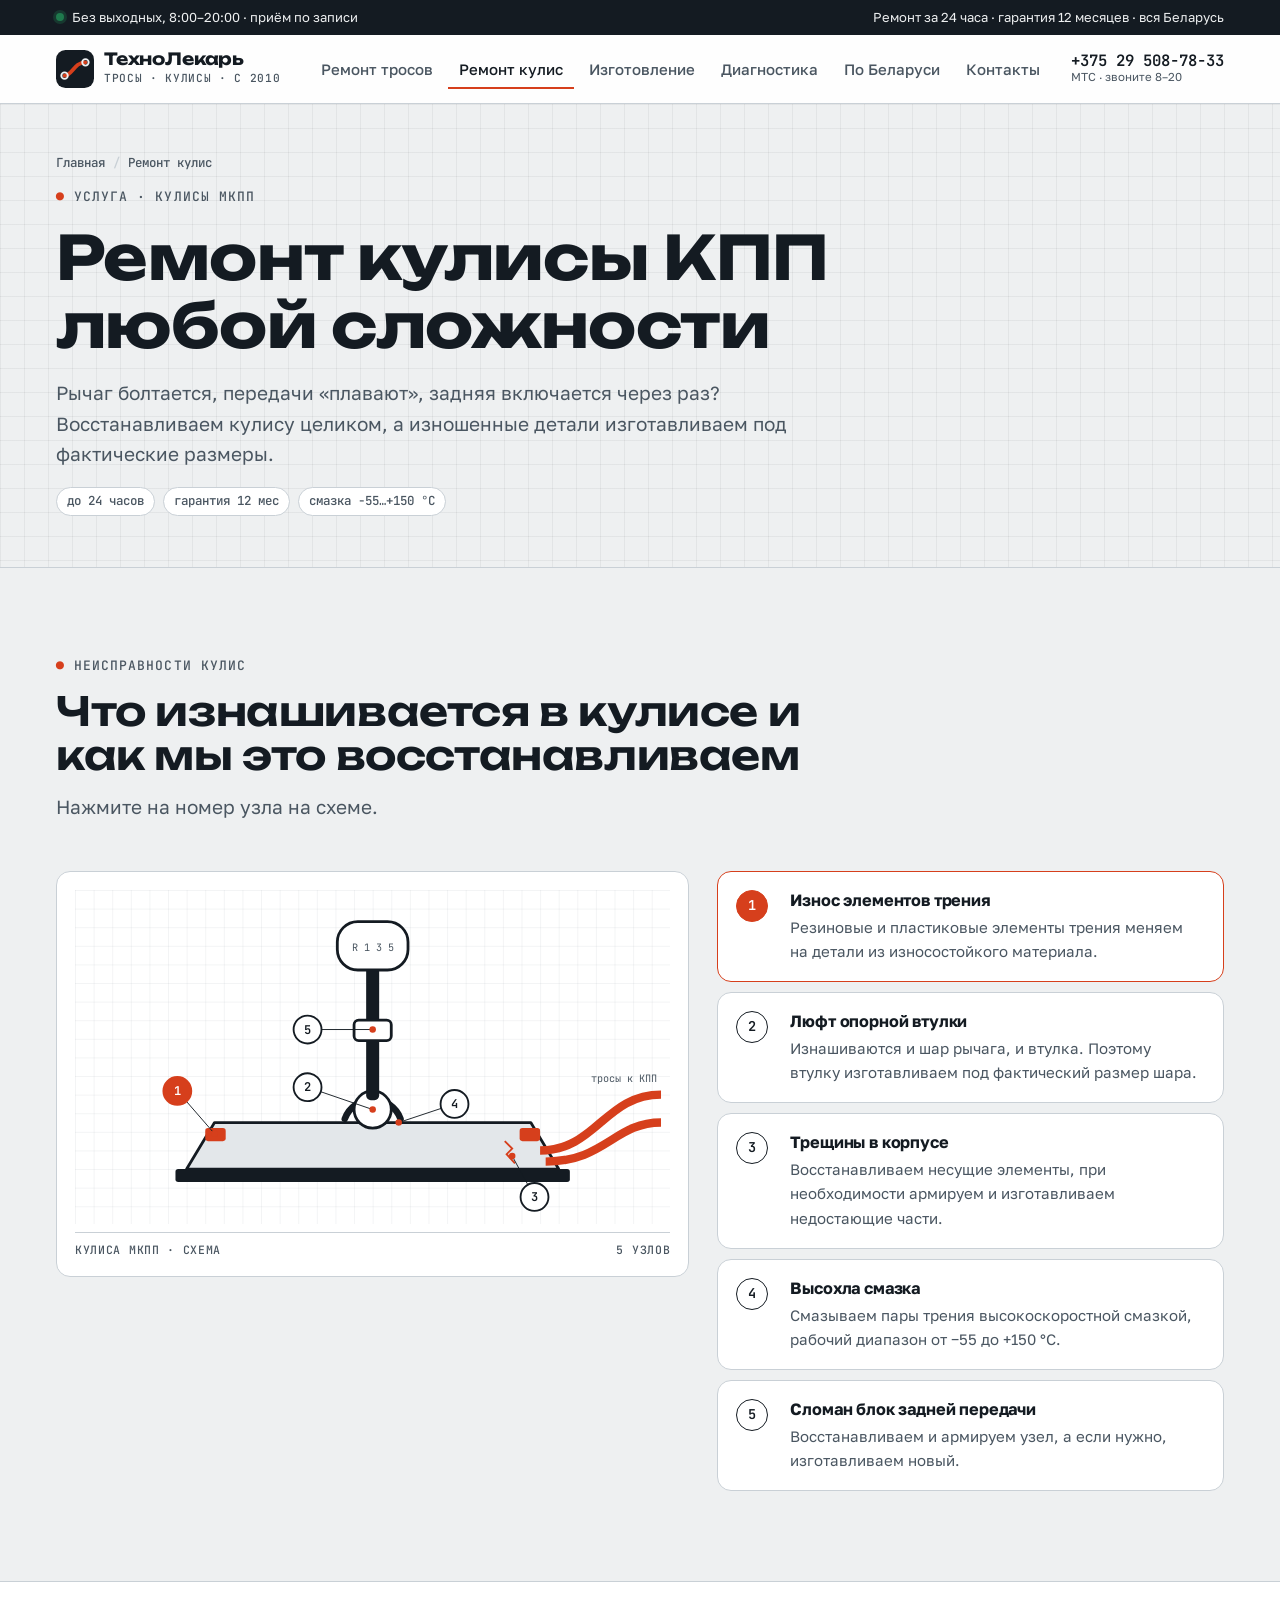
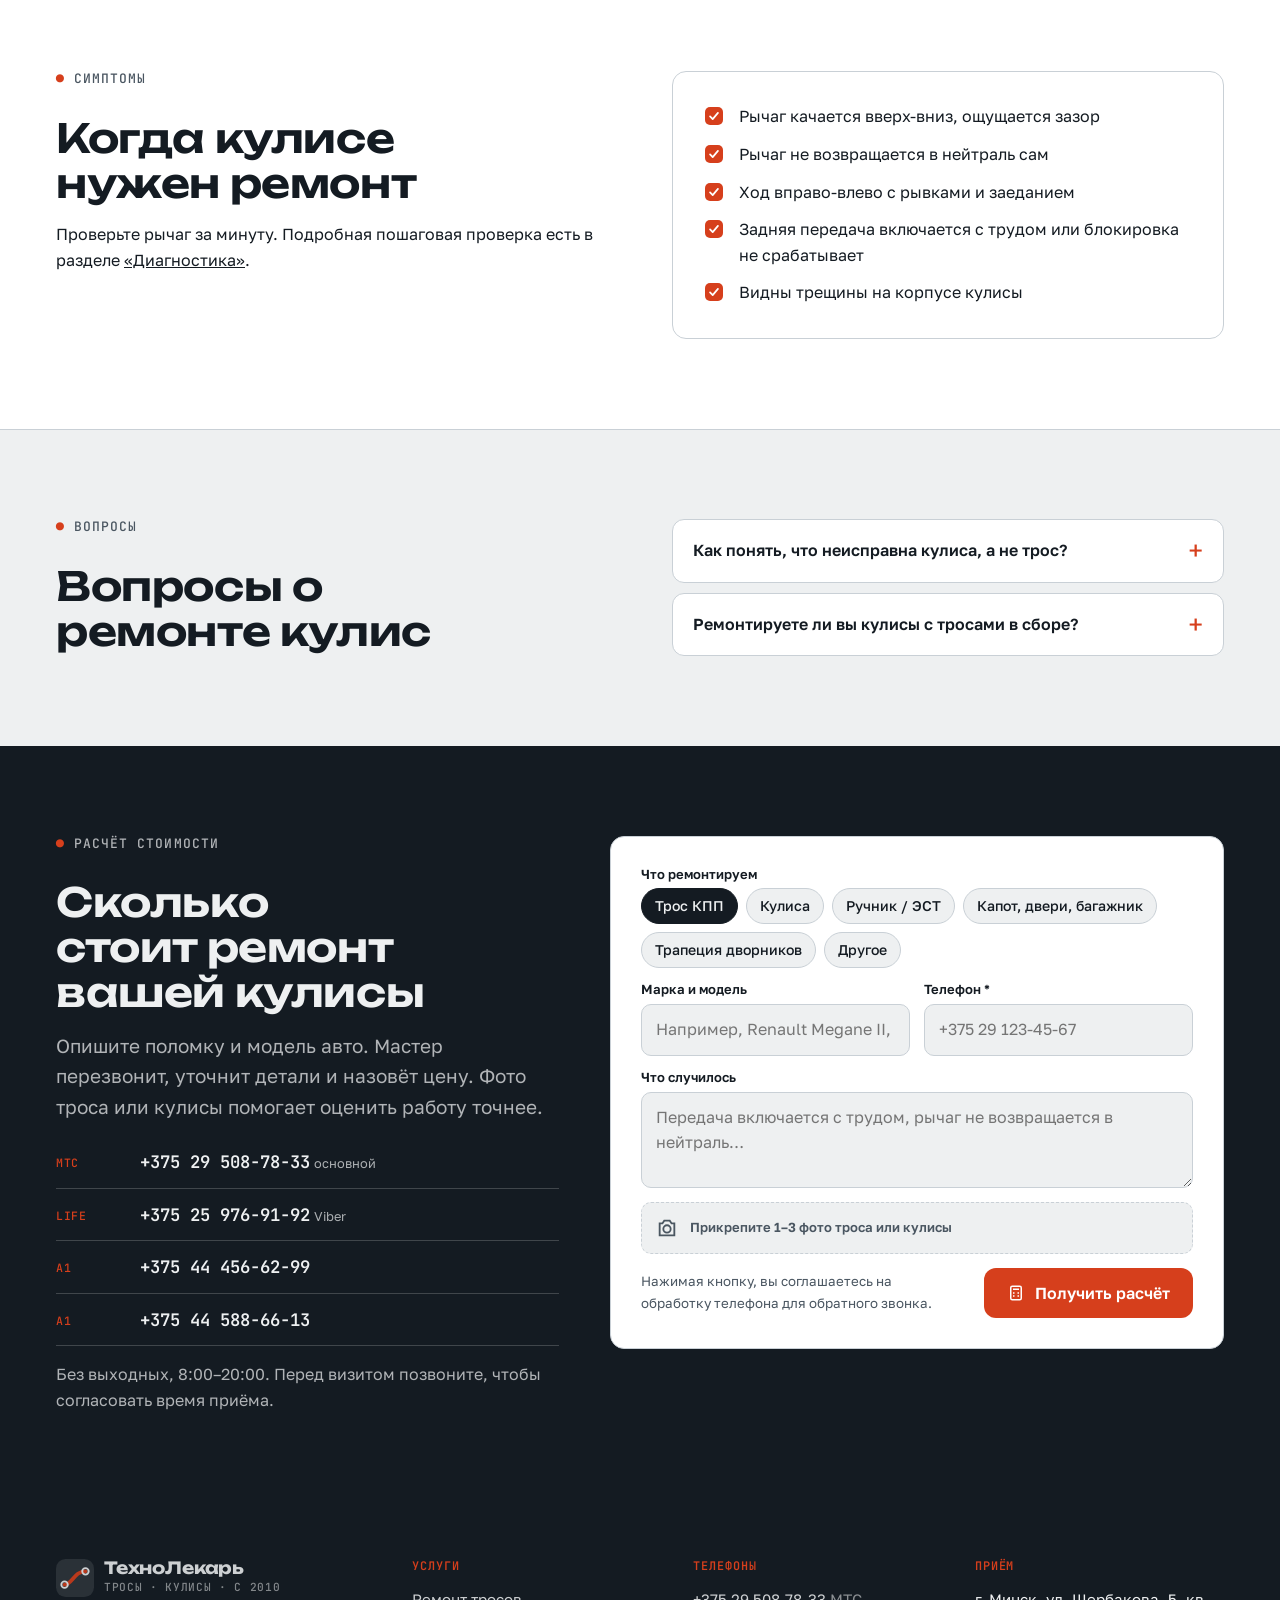
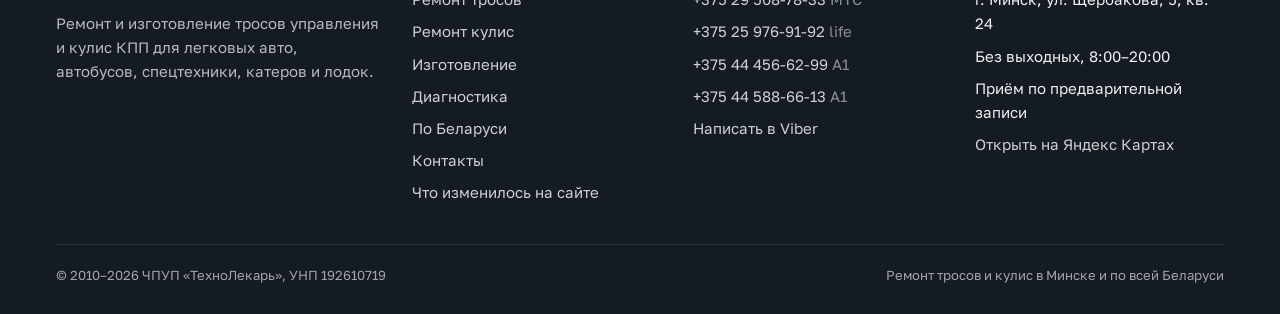
<file: remont-kulis.html>
<!doctype html>
<html lang="ru">
<head>
<meta charset="utf-8">
<meta name="viewport" content="width=device-width, initial-scale=1, viewport-fit=cover">
<title>Ремонт кулисы КПП в Минске: люфт, втулка, корпус — ТехноЛекарь</title>
<meta name="claude:viewport-fit-sides" content="cover">
<meta name="description" content="Ремонт кулис МКПП любой сложности: устраняем люфт рычага, изготавливаем опорную втулку под размер шара, восстанавливаем корпус и блок задней передачи. Гарантия 12 месяцев.">
<link rel="canonical" href="https://www.tros-kpp.by/remont-kulis.html">
<meta name="robots" content="index, follow">
<meta name="theme-color" content="#141b22">
<meta property="og:type" content="website">
<meta property="og:locale" content="ru_BY">
<meta property="og:site_name" content="ТехноЛекарь">
<meta property="og:title" content="Ремонт кулисы КПП в Минске: люфт, втулка, корпус — ТехноЛекарь">
<meta property="og:description" content="Ремонт кулис МКПП любой сложности: устраняем люфт рычага, изготавливаем опорную втулку под размер шара, восстанавливаем корпус и блок задней передачи. Гарантия 12 месяцев.">
<meta property="og:url" content="https://www.tros-kpp.by/remont-kulis.html">
<link rel="icon" href="data:image/svg+xml,%3Csvg xmlns='http://www.w3.org/2000/svg' viewBox='0 0 40 40'%3E%3Crect width='40' height='40' rx='10' fill='%23141b22'/%3E%3Cpath d='M9 27 C 17 27, 19 13, 31 13' fill='none' stroke='%23d63f1c' stroke-width='4' stroke-linecap='round'/%3E%3C/svg%3E" type="image/svg+xml">
<link rel="preconnect" href="https://fonts.googleapis.com">
<link rel="preconnect" href="https://fonts.gstatic.com" crossorigin>
<link rel="stylesheet" href="https://fonts.googleapis.com/css2?family=Golos+Text:wght@400;500;600;700&family=JetBrains+Mono:wght@400;500;600&family=Unbounded:wght@500;600;700&display=swap">
<link rel="stylesheet" href="assets/styles.css">
<script type="application/ld+json">
{
 "@context": "https://schema.org",
 "@graph": [
  {
   "@type": "AutoRepair",
   "@id": "https://www.tros-kpp.by/#org",
   "name": "ТехноЛекарь — ремонт тросов и кулис",
   "legalName": "Частное производственное унитарное предприятие «ТехноЛекарь»",
   "taxID": "192610719",
   "url": "https://www.tros-kpp.by/",
   "telephone": [
    "+375295087833",
    "+375259769192",
    "+375444566299",
    "+375445886613"
   ],
   "foundingDate": "2010",
   "priceRange": "$$",
   "address": {
    "@type": "PostalAddress",
    "streetAddress": "ул. Щербакова, 5",
    "addressLocality": "Минск",
    "addressCountry": "BY"
   },
   "openingHoursSpecification": [
    {
     "@type": "OpeningHoursSpecification",
     "dayOfWeek": [
      "Monday",
      "Tuesday",
      "Wednesday",
      "Thursday",
      "Friday",
      "Saturday",
      "Sunday"
     ],
     "opens": "08:00",
     "closes": "20:00"
    }
   ],
   "areaServed": {
    "@type": "Country",
    "name": "Беларусь"
   },
   "knowsAbout": [
    "ремонт тросов КПП",
    "ремонт кулисы КПП",
    "ремонт троса ручника",
    "ремонт троса электронного стояночного тормоза",
    "изготовление тросов по размерам"
   ]
  },
  {
   "@type": "Service",
   "name": "Ремонт кулисы КПП",
   "description": "Восстановление кулис механических коробок передач любой сложности.",
   "provider": {
    "@id": "https://www.tros-kpp.by/#org"
   },
   "areaServed": {
    "@type": "Country",
    "name": "Беларусь"
   }
  },
  {
   "@type": "FAQPage",
   "mainEntity": [
    {
     "@type": "Question",
     "name": "Как понять, что неисправна кулиса, а не трос?",
     "acceptedAnswer": {
      "@type": "Answer",
      "text": "Возьмитесь за рычаг и покачайте его вверх и вниз. Если есть зазор, изношена опорная втулка кулисы. Если рычаг ходит вправо-влево с рывками и заеданиями, проблема тоже в кулисе."
     }
    },
    {
     "@type": "Question",
     "name": "Ремонтируете ли вы кулисы с тросами в сборе?",
     "acceptedAnswer": {
      "@type": "Answer",
      "text": "Да. Можно передать кулису вместе с тросами, мы проверим и восстановим весь узел."
     }
    }
   ]
  },
  {
   "@type": "BreadcrumbList",
   "itemListElement": [
    {
     "@type": "ListItem",
     "position": 1,
     "name": "Главная",
     "item": "https://www.tros-kpp.by/"
    },
    {
     "@type": "ListItem",
     "position": 2,
     "name": "Ремонт кулис",
     "item": "https://www.tros-kpp.by/remont-kulis.html"
    }
   ]
  }
 ]
}
</script>
</head>
<body>
<a class="skip" href="#main">Перейти к содержимому</a>
<div class="topbar"><div class="wrap">
  <span><i class="dot" aria-hidden="true"></i>Без выходных, 8:00–20:00 · приём по записи</span>
  <span>Ремонт за 24 часа · гарантия 12 месяцев · вся Беларусь</span>
</div></div>
<header class="site-header"><div class="wrap">
  <a class="logo" href="index.html" aria-label="ТехноЛекарь — на главную"><svg viewBox="0 0 40 40" aria-hidden="true"><rect width="40" height="40" rx="10" class="svg-ink-fill"/><path d="M9 27 C 17 27, 19 13, 31 13" fill="none" class="svg-accent" stroke-width="4" stroke-linecap="round"/><circle cx="9" cy="27" r="3.4" fill="none" stroke="var(--bg)" stroke-width="2"/><circle cx="31" cy="13" r="3.4" fill="none" stroke="var(--bg)" stroke-width="2"/></svg><span><strong>ТехноЛекарь</strong><small>тросы · кулисы · с 2010</small></span></a>
  <nav class="nav" id="nav" aria-label="Основное меню"><a href="remont-trosov.html">Ремонт тросов</a><a href="remont-kulis.html" aria-current="page">Ремонт кулис</a><a href="izgotovlenie-trosov.html">Изготовление</a><a href="diagnostika.html">Диагностика</a><a href="po-belarusi.html">По Беларуси</a><a href="kontakty.html">Контакты</a></nav>
  <a class="header-phone" href="tel:+375295087833">+375 29 508-78-33<small>МТС · звоните 8–20</small></a>
  <a class="btn btn-primary btn-sm header-cta" href="#order">Рассчитать ремонт</a>
  <button class="menu-btn" type="button" aria-controls="nav" aria-expanded="false" aria-label="Открыть меню">
    <svg width="22" height="22" viewBox="0 0 24 24" fill="none" stroke="currentColor" stroke-width="2"><path d="M4 7h16M4 12h16M4 17h16"/></svg>
  </button>
</div></header>
<main id="main"><section class="page-head blueprint"><div class="wrap">
  <ol class="crumbs" aria-label="Хлебные крошки"><li><a href="index.html">Главная</a></li><li aria-current="page">Ремонт кулис</li></ol>
  <p class="eyebrow"><b>●</b> Услуга · кулисы МКПП</p>
  <h1>Ремонт кулисы КПП любой сложности</h1>
  <p class="lead">Рычаг болтается, передачи «плавают», задняя включается через раз? Восстанавливаем кулису целиком, а изношенные детали изготавливаем под фактические размеры.</p>
  <div class="facts"><span class="tag">до 24 часов</span><span class="tag">гарантия 12 мес</span><span class="tag">смазка −55…+150 °C</span></div>
</div></section>
<section class="section" aria-labelledby="k-t"><div class="wrap">
  <div class="section-head"><p class="eyebrow"><b>●</b> Неисправности кулис</p><h2 id="k-t">Что изнашивается в кулисе и как мы это восстанавливаем</h2>
  <p class="lead">Нажмите на номер узла на схеме.</p></div>
  <div class="anatomy">
    <figure class="drawing" style="margin:0"><svg viewBox="0 0 640 360" role="img" aria-label="Интерактивная схема кулисы КПП"><defs><pattern id="g2" width="20" height="20" patternUnits="userSpaceOnUse"><path d="M20 0H0V20" fill="none" class="svg-muted" stroke-width=".4" opacity=".35"/></pattern></defs><rect x="0" y="0" width="640" height="360" fill="url(#g2)"/><path d="M120 300 L150 250 H490 L520 300 Z" class="svg-ink svg-surface2-fill" stroke-width="3" stroke-linejoin="round"/><rect x="108" y="300" width="424" height="14" rx="3" class="svg-ink-fill"/><rect x="140" y="256" width="22" height="14" rx="3" class="svg-accent-fill"/><rect x="478" y="256" width="22" height="14" rx="3" class="svg-accent-fill"/><path d="M462 270 l8 8 -6 6 9 10" class="svg-accent" fill="none" stroke-width="2"/><path d="M290 246 A32 32 0 0 1 350 246" class="svg-ink" fill="none" stroke-width="7" stroke-linecap="round"/><circle cx="320" cy="236" r="20" class="svg-ink svg-surface-fill" stroke-width="3"/><rect x="313" y="76" width="14" height="150" rx="5" class="svg-ink-fill"/><rect x="300" y="140" width="40" height="22" rx="5" class="svg-ink svg-surface-fill" stroke-width="3"/><rect x="282" y="34" width="76" height="52" rx="22" class="svg-ink svg-surface-fill" stroke-width="3"/><text x="320" y="66" text-anchor="middle" class="svg-text-muted">R 1 3 5</text><path d="M500 280 C 560 280, 570 220, 630 220" class="svg-accent" stroke-width="9" fill="none"/><path d="M506 292 C 570 292, 580 250, 630 250" class="svg-accent" stroke-width="9" fill="none"/><text x="626" y="206" text-anchor="end" class="svg-text-muted">тросы к КПП</text><line x1="150" y1="262" x2="110" y2="216" class="svg-ink" stroke-width="1"/><circle cx="150" cy="262" r="3.5" class="svg-accent-fill"/><g class="hotspot" data-part="friction" tabindex="0" role="button" aria-label="Узел 1"><circle class="ring svg-ink svg-surface-fill" cx="110" cy="216" r="15" stroke-width="2"/><text x="110" y="220.5" text-anchor="middle" class="svg-text" style="font-weight:600">1</text></g><line x1="320" y1="236" x2="250" y2="212" class="svg-ink" stroke-width="1"/><circle cx="320" cy="236" r="3.5" class="svg-accent-fill"/><g class="hotspot" data-part="bushing" tabindex="0" role="button" aria-label="Узел 2"><circle class="ring svg-ink svg-surface-fill" cx="250" cy="212" r="15" stroke-width="2"/><text x="250" y="216.5" text-anchor="middle" class="svg-text" style="font-weight:600">2</text></g><line x1="470" y1="286" x2="494" y2="330" class="svg-ink" stroke-width="1"/><circle cx="470" cy="286" r="3.5" class="svg-accent-fill"/><g class="hotspot" data-part="body" tabindex="0" role="button" aria-label="Узел 3"><circle class="ring svg-ink svg-surface-fill" cx="494" cy="330" r="15" stroke-width="2"/><text x="494" y="334.5" text-anchor="middle" class="svg-text" style="font-weight:600">3</text></g><line x1="348" y1="250" x2="408" y2="230" class="svg-ink" stroke-width="1"/><circle cx="348" cy="250" r="3.5" class="svg-accent-fill"/><g class="hotspot" data-part="grease" tabindex="0" role="button" aria-label="Узел 4"><circle class="ring svg-ink svg-surface-fill" cx="408" cy="230" r="15" stroke-width="2"/><text x="408" y="234.5" text-anchor="middle" class="svg-text" style="font-weight:600">4</text></g><line x1="320" y1="150" x2="250" y2="150" class="svg-ink" stroke-width="1"/><circle cx="320" cy="150" r="3.5" class="svg-accent-fill"/><g class="hotspot" data-part="reverse" tabindex="0" role="button" aria-label="Узел 5"><circle class="ring svg-ink svg-surface-fill" cx="250" cy="150" r="15" stroke-width="2"/><text x="250" y="154.5" text-anchor="middle" class="svg-text" style="font-weight:600">5</text></g></svg>
      <figcaption><span>Кулиса МКПП · схема</span><span>5 узлов</span></figcaption></figure>
    <div class="faults"><button type="button" class="fault" data-part="friction" aria-pressed="false"><span class="num">1</span><h3>Износ элементов трения</h3><p>Резиновые и пластиковые элементы трения меняем на детали из износостойкого материала.</p></button><button type="button" class="fault" data-part="bushing" aria-pressed="false"><span class="num">2</span><h3>Люфт опорной втулки</h3><p>Изнашиваются и шар рычага, и втулка. Поэтому втулку изготавливаем под фактический размер шара.</p></button><button type="button" class="fault" data-part="body" aria-pressed="false"><span class="num">3</span><h3>Трещины в корпусе</h3><p>Восстанавливаем несущие элементы, при необходимости армируем и изготавливаем недостающие части.</p></button><button type="button" class="fault" data-part="grease" aria-pressed="false"><span class="num">4</span><h3>Высохла смазка</h3><p>Смазываем пары трения высокоскоростной смазкой, рабочий диапазон от −55 до +150 °C.</p></button><button type="button" class="fault" data-part="reverse" aria-pressed="false"><span class="num">5</span><h3>Сломан блок задней передачи</h3><p>Восстанавливаем и армируем узел, а если нужно, изготавливаем новый.</p></button></div>
  </div>
</div></section>
<section class="section band" aria-labelledby="sym-t"><div class="wrap split">
  <div class="prose"><p class="eyebrow"><b>●</b> Симптомы</p><h2 id="sym-t">Когда кулисе нужен ремонт</h2>
  <p>Проверьте рычаг за минуту. Подробная пошаговая проверка есть в разделе <a href="diagnostika.html">«Диагностика»</a>.</p></div>
  <div class="panel"><ul class="checklist">
    <li>Рычаг качается вверх-вниз, ощущается зазор</li>
    <li>Рычаг не возвращается в нейтраль сам</li>
    <li>Ход вправо-влево с рывками и заеданием</li>
    <li>Задняя передача включается с трудом или блокировка не срабатывает</li>
    <li>Видны трещины на корпусе кулисы</li></ul></div>
</div></section>
<section class="section" aria-labelledby="fq2-t"><div class="wrap split">
  <div class="prose"><p class="eyebrow"><b>●</b> Вопросы</p><h2 id="fq2-t">Вопросы о ремонте кулис</h2></div><div class="faq"><details><summary>Как понять, что неисправна кулиса, а не трос?</summary><div><p>Возьмитесь за рычаг и покачайте его вверх и вниз. Если есть зазор, изношена опорная втулка кулисы. Если рычаг ходит вправо-влево с рывками и заеданиями, проблема тоже в кулисе.</p></div></details><details><summary>Ремонтируете ли вы кулисы с тросами в сборе?</summary><div><p>Да. Можно передать кулису вместе с тросами, мы проверим и восстановим весь узел.</p></div></details></div>
</div></section>
<section class="section band-ink" id="order" aria-labelledby="k-title"><div class="wrap order">
  <div class="prose">
    <p class="eyebrow"><b>●</b> Расчёт стоимости</p>
    <h2 id="k-title">Сколько стоит ремонт вашей кулисы</h2>
    <p class="lead">Опишите поломку и модель авто. Мастер перезвонит, уточнит детали и назовёт цену. Фото троса или кулисы помогает оценить работу точнее.</p>
    <div class="contact-lines"><div class="contact-line"><span class="op">МТС</span><span><a href="tel:+375295087833">+375 29 508-78-33</a> <span class="tagline">основной</span></span></div><div class="contact-line"><span class="op">life</span><span><a href="tel:+375259769192">+375 25 976-91-92</a> <span class="tagline">Viber</span></span></div><div class="contact-line"><span class="op">A1</span><span><a href="tel:+375444566299">+375 44 456-62-99</a> <span class="tagline"></span></span></div><div class="contact-line"><span class="op">A1</span><span><a href="tel:+375445886613">+375 44 588-66-13</a> <span class="tagline"></span></span></div></div>
    <p class="muted">Без выходных, 8:00–20:00. Перед визитом позвоните, чтобы согласовать время приёма.</p>
  </div>
  <form class="form" data-order novalidate>
    <div class="field full"><span class="label" id="k-part-l">Что ремонтируем</span>
      <div class="chips" role="radiogroup" aria-labelledby="k-part-l"><input type="radio" name="part" id="k-tros-kpp" value="Трос КПП" checked><label for="k-tros-kpp">Трос КПП</label><input type="radio" name="part" id="k-kulisa" value="Кулиса"><label for="k-kulisa">Кулиса</label><input type="radio" name="part" id="k-ruchnik" value="Ручник / ЭСТ"><label for="k-ruchnik">Ручник / ЭСТ</label><input type="radio" name="part" id="k-kapot" value="Капот, двери, багажник"><label for="k-kapot">Капот, двери, багажник</label><input type="radio" name="part" id="k-trapeciya" value="Трапеция дворников"><label for="k-trapeciya">Трапеция дворников</label><input type="radio" name="part" id="k-drugoe" value="Другое"><label for="k-drugoe">Другое</label></div></div>
    <div class="field"><label for="k-car">Марка и модель</label>
      <input id="k-car" name="car" autocomplete="off" placeholder="Например, Renault Megane II, 2006"></div>
    <div class="field"><label for="k-phone">Телефон *</label>
      <input id="k-phone" name="phone" type="tel" inputmode="tel" autocomplete="tel" required placeholder="+375 29 123-45-67"></div>
    <div class="field full"><label for="k-msg">Что случилось</label>
      <textarea id="k-msg" name="msg" placeholder="Передача включается с трудом, рычаг не возвращается в нейтраль…"></textarea></div>
    <div class="field full"><label class="file-drop" for="k-photo">
      <svg width="22" height="22" viewBox="0 0 24 24" fill="none" stroke="currentColor" stroke-width="2" aria-hidden="true"><path d="M4 7h3l2-3h6l2 3h3v13H4z"/><circle cx="12" cy="13" r="4"/></svg>
      <span>Прикрепите 1–3 фото троса или кулисы</span>
      <input id="k-photo" name="photo" type="file" accept="image/*" multiple></label></div>
    <div class="form-foot">
      <small>Нажимая кнопку, вы соглашаетесь на обработку телефона для обратного звонка.</small>
      <button class="btn btn-primary" type="submit"><svg viewBox="0 0 24 24" fill="none" stroke="currentColor" stroke-width="2" aria-hidden="true"><rect x="5" y="3" width="14" height="18" rx="2"/><path d="M8 7h8M8 12h2m4 0h2M8 16h2m4 0h2"/></svg> Получить расчёт</button>
    </div>
    <p class="form-done" role="status" hidden></p>
  </form>
</div></section></main>
<footer class="site-footer"><div class="wrap">
  <div class="cols">
    <div style="display:grid;gap:14px;align-content:start">
      <a class="logo" href="index.html"><svg viewBox="0 0 40 40" aria-hidden="true"><rect width="40" height="40" rx="10" class="svg-ink-fill"/><path d="M9 27 C 17 27, 19 13, 31 13" fill="none" class="svg-accent" stroke-width="4" stroke-linecap="round"/><circle cx="9" cy="27" r="3.4" fill="none" stroke="var(--bg)" stroke-width="2"/><circle cx="31" cy="13" r="3.4" fill="none" stroke="var(--bg)" stroke-width="2"/></svg><span><strong>ТехноЛекарь</strong><small>тросы · кулисы · с 2010</small></span></a>
      <p style="opacity:.75">Ремонт и изготовление тросов управления и кулис КПП для легковых авто, автобусов, спецтехники, катеров и лодок.</p>
    </div>
    <div><h3>Услуги</h3><ul><li><a href="remont-trosov.html">Ремонт тросов</a></li><li><a href="remont-kulis.html">Ремонт кулис</a></li><li><a href="izgotovlenie-trosov.html">Изготовление</a></li><li><a href="diagnostika.html">Диагностика</a></li><li><a href="po-belarusi.html">По Беларуси</a></li><li><a href="kontakty.html">Контакты</a></li><li><a href="izmeneniya.html">Что изменилось на сайте</a></li></ul></div>
    <div><h3>Телефоны</h3><ul><li><a href="tel:+375295087833">+375 29 508-78-33</a> <span class="muted">МТС</span></li><li><a href="tel:+375259769192">+375 25 976-91-92</a> <span class="muted">life</span></li><li><a href="tel:+375444566299">+375 44 456-62-99</a> <span class="muted">A1</span></li><li><a href="tel:+375445886613">+375 44 588-66-13</a> <span class="muted">A1</span></li><li><a href="viber://chat?number=%2B375259769192">Написать в Viber</a></li></ul></div>
    <div><h3>Приём</h3><ul><li>г. Минск, ул. Щербакова, 5, кв. 24</li><li>Без выходных, 8:00–20:00</li><li>Приём по предварительной записи</li><li><a href="https://yandex.by/maps/?text=%D0%9C%D0%B8%D0%BD%D1%81%D0%BA%2C%20%D1%83%D0%BB.%20%D0%A9%D0%B5%D1%80%D0%B1%D0%B0%D0%BA%D0%BE%D0%B2%D0%B0%2C%205" rel="noopener" target="_blank">Открыть на Яндекс Картах</a></li></ul></div>
  </div>
  <div class="legal">
    <span>© 2010–<span id="year">2026</span> ЧПУП «ТехноЛекарь», УНП 192610719</span>
    <span>Ремонт тросов и кулис в Минске и по всей Беларуси</span>
  </div>
</div></footer>
<nav class="actionbar" aria-label="Быстрая связь">
  <a href="tel:+375295087833"><svg viewBox="0 0 24 24" fill="none" stroke="currentColor" stroke-width="2" aria-hidden="true"><path d="M5 4h4l2 5-2.5 1.5a11 11 0 0 0 5 5L15 13l5 2v4a2 2 0 0 1-2 2A16 16 0 0 1 3 6a2 2 0 0 1 2-2"/></svg> Звонок</a>
  <a href="viber://chat?number=%2B375259769192"><svg viewBox="0 0 24 24" fill="none" stroke="currentColor" stroke-width="2" aria-hidden="true"><path d="M21 12a8 8 0 0 1-11.6 7.1L4 20l1-4.6A8 8 0 1 1 21 12z"/></svg> Viber</a>
  <a class="primary" href="#order"><svg viewBox="0 0 24 24" fill="none" stroke="currentColor" stroke-width="2" aria-hidden="true"><rect x="5" y="3" width="14" height="18" rx="2"/><path d="M8 7h8M8 12h2m4 0h2M8 16h2m4 0h2"/></svg> Расчёт</a>
</nav>
<script src="assets/app.js" defer></script>
</body>
</html>
</file>
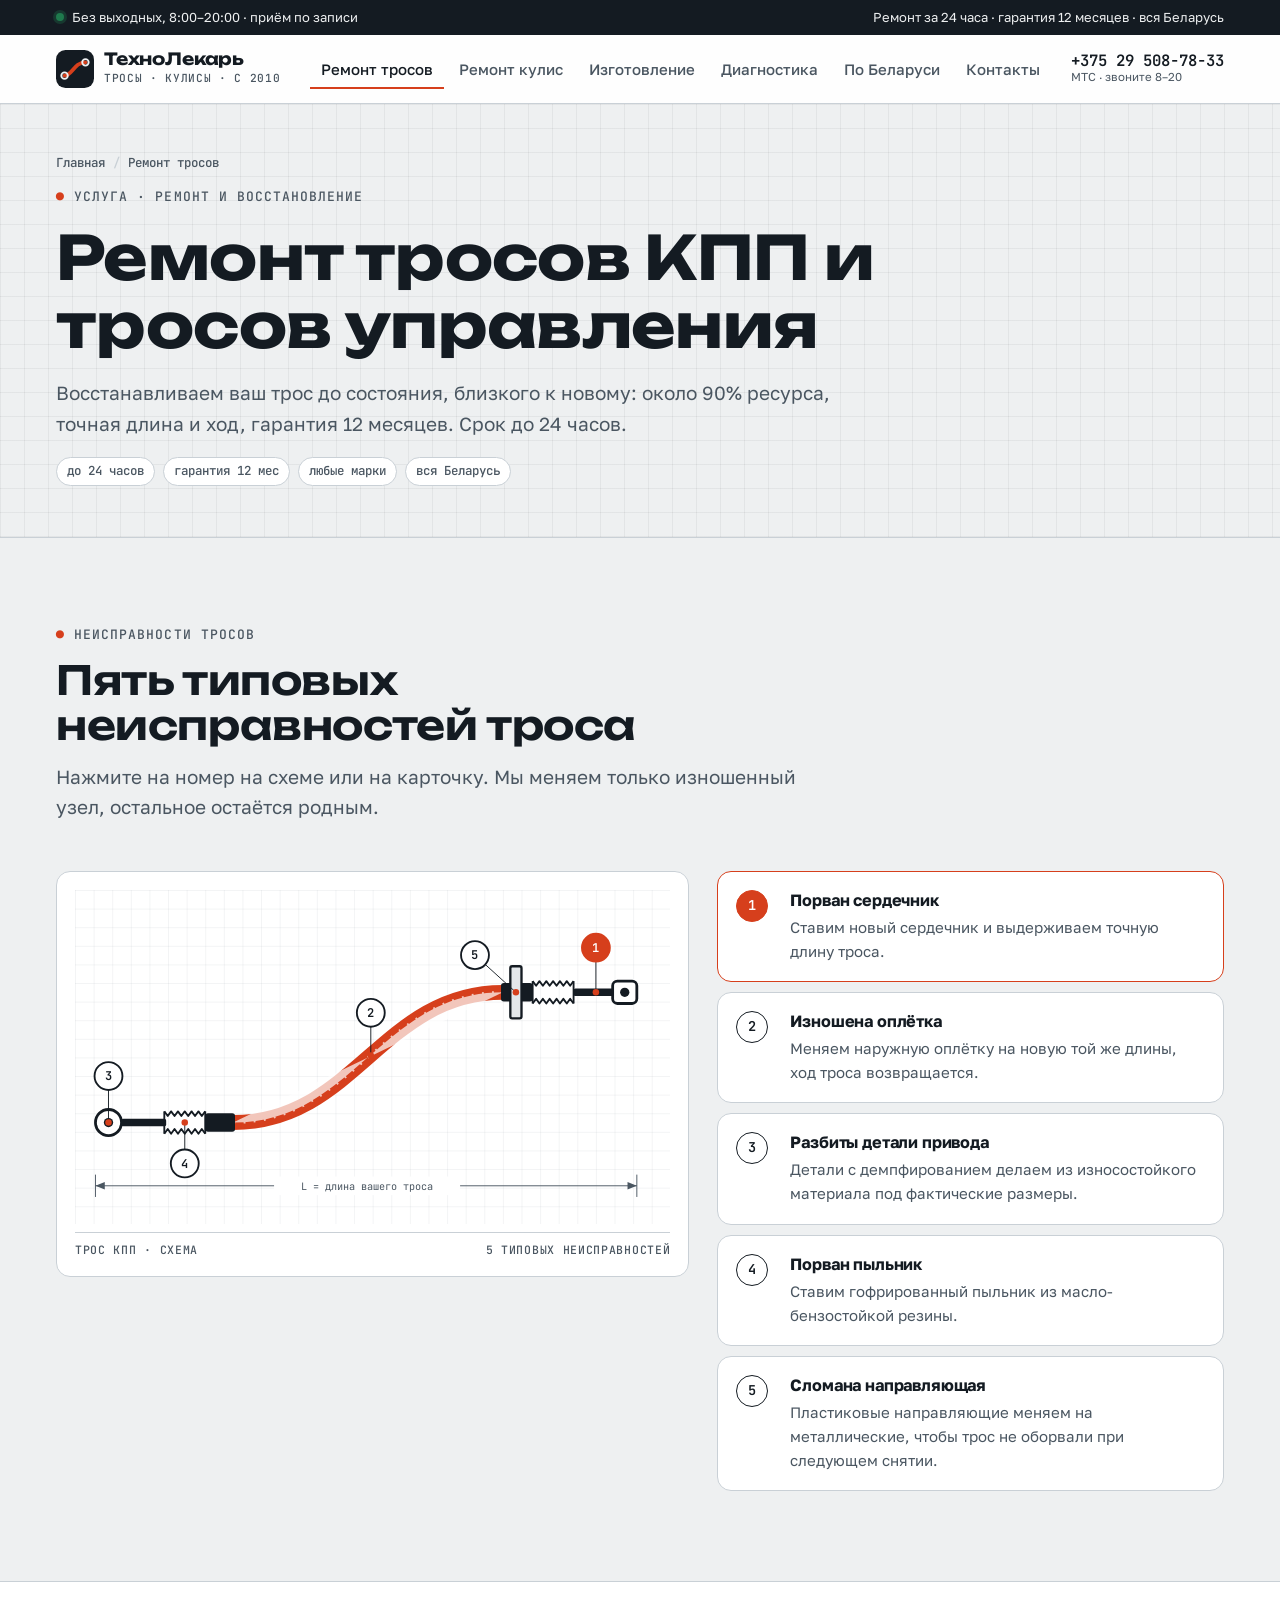
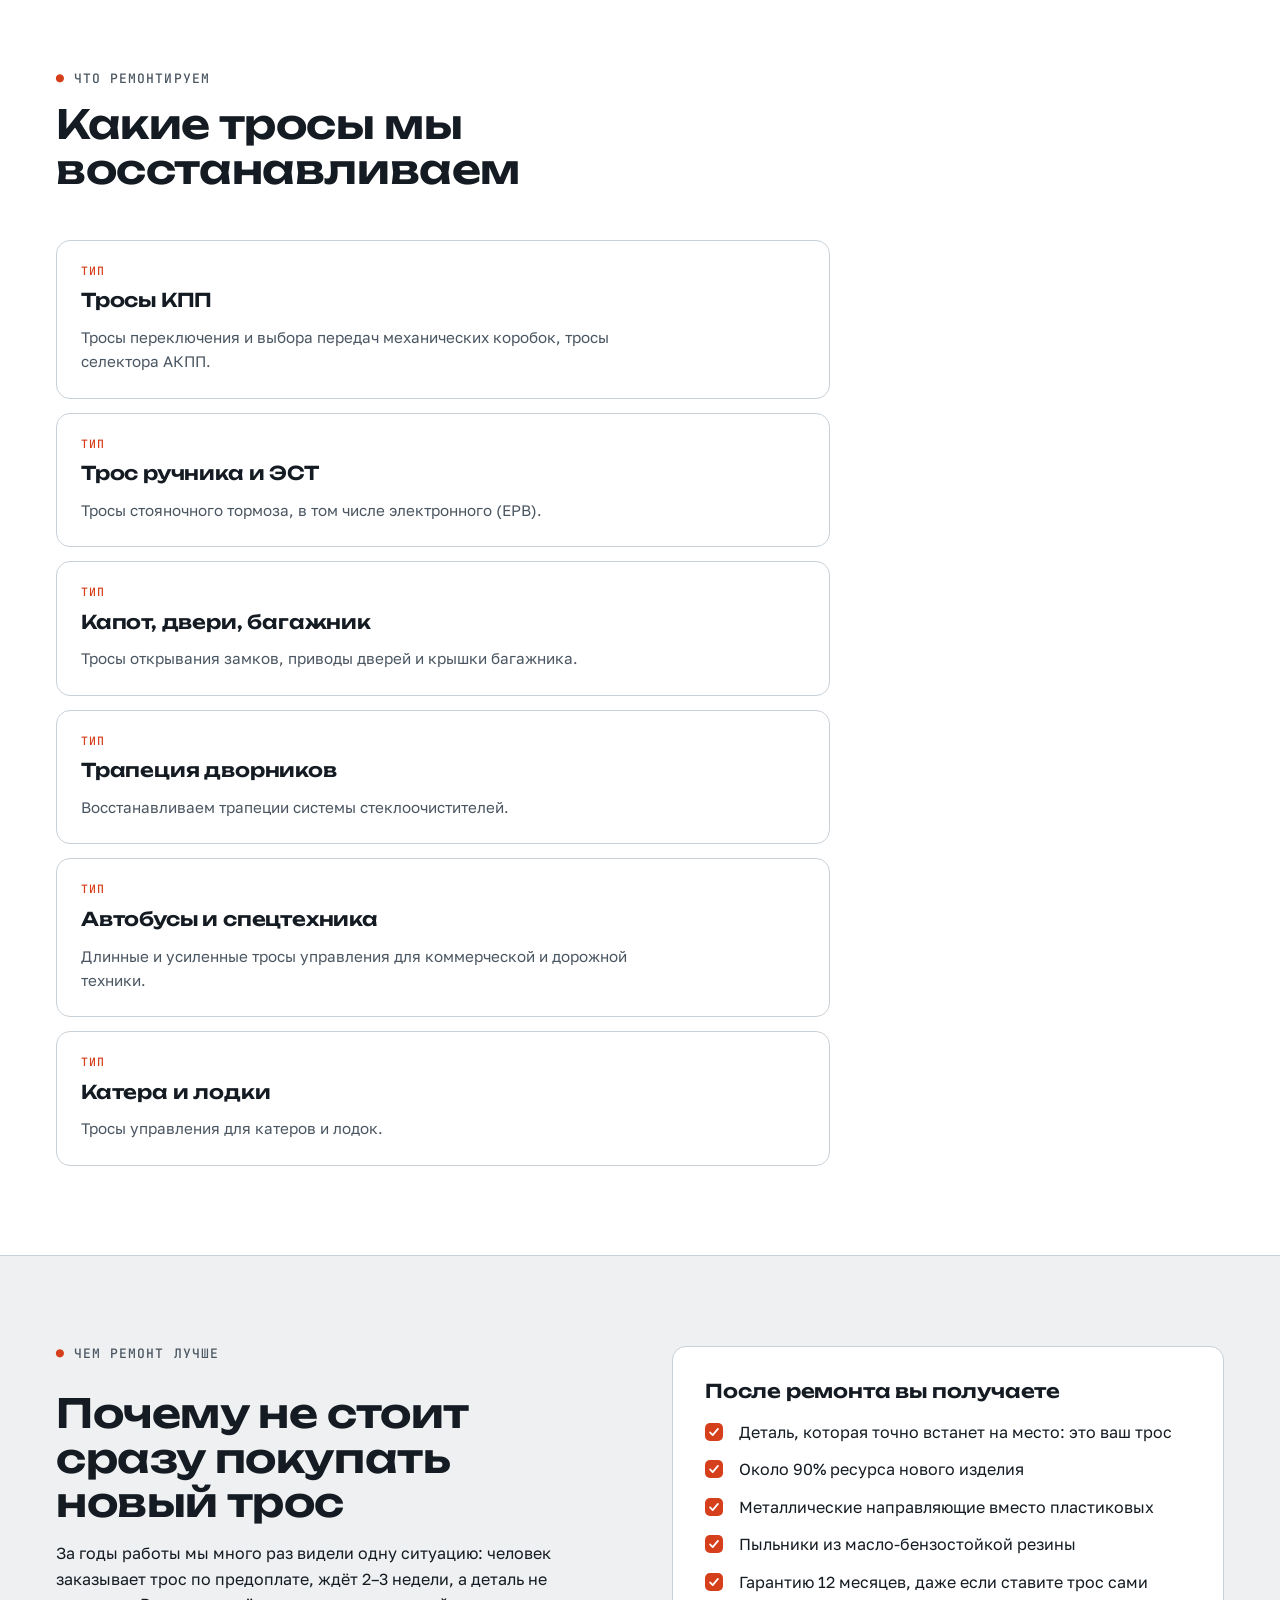
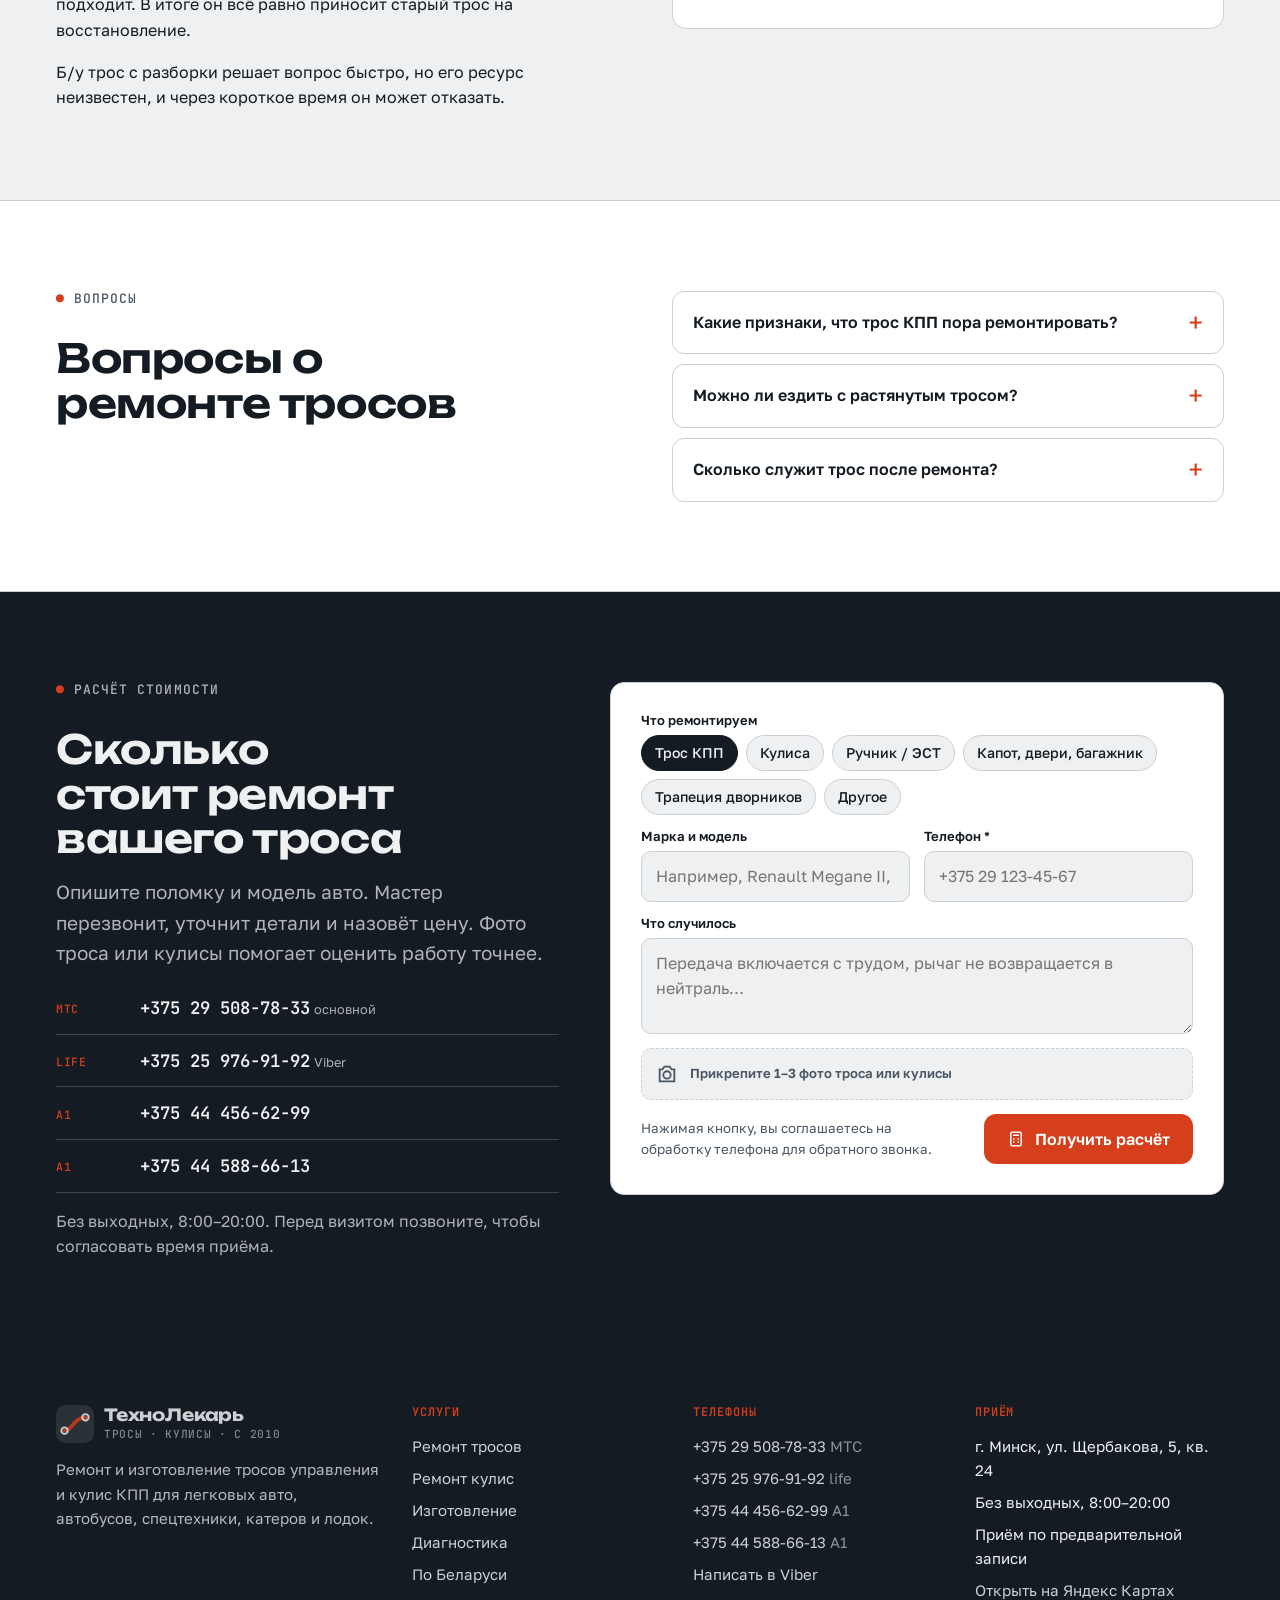
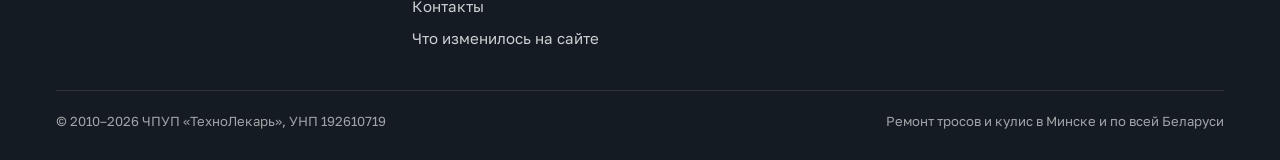
<file: remont-trosov.html>
<!doctype html>
<html lang="ru">
<head>
<meta charset="utf-8">
<meta name="viewport" content="width=device-width, initial-scale=1, viewport-fit=cover">
<title>Ремонт тросов КПП в Минске: восстановление за 24 часа — ТехноЛекарь</title>
<meta name="claude:viewport-fit-sides" content="cover">
<meta name="description" content="Ремонт и восстановление тросов КПП, ручника, ЭСТ, капота, дверей и багажника. Меняем сердечник, оплётку, пыльники, направляющие. Гарантия 12 месяцев, приём со всей Беларуси.">
<link rel="canonical" href="https://www.tros-kpp.by/remont-trosov.html">
<meta name="robots" content="index, follow">
<meta name="theme-color" content="#141b22">
<meta property="og:type" content="website">
<meta property="og:locale" content="ru_BY">
<meta property="og:site_name" content="ТехноЛекарь">
<meta property="og:title" content="Ремонт тросов КПП в Минске: восстановление за 24 часа — ТехноЛекарь">
<meta property="og:description" content="Ремонт и восстановление тросов КПП, ручника, ЭСТ, капота, дверей и багажника. Меняем сердечник, оплётку, пыльники, направляющие. Гарантия 12 месяцев, приём со всей Беларуси.">
<meta property="og:url" content="https://www.tros-kpp.by/remont-trosov.html">
<link rel="icon" href="data:image/svg+xml,%3Csvg xmlns='http://www.w3.org/2000/svg' viewBox='0 0 40 40'%3E%3Crect width='40' height='40' rx='10' fill='%23141b22'/%3E%3Cpath d='M9 27 C 17 27, 19 13, 31 13' fill='none' stroke='%23d63f1c' stroke-width='4' stroke-linecap='round'/%3E%3C/svg%3E" type="image/svg+xml">
<link rel="preconnect" href="https://fonts.googleapis.com">
<link rel="preconnect" href="https://fonts.gstatic.com" crossorigin>
<link rel="stylesheet" href="https://fonts.googleapis.com/css2?family=Golos+Text:wght@400;500;600;700&family=JetBrains+Mono:wght@400;500;600&family=Unbounded:wght@500;600;700&display=swap">
<link rel="stylesheet" href="assets/styles.css">
<script type="application/ld+json">
{
 "@context": "https://schema.org",
 "@graph": [
  {
   "@type": "AutoRepair",
   "@id": "https://www.tros-kpp.by/#org",
   "name": "ТехноЛекарь — ремонт тросов и кулис",
   "legalName": "Частное производственное унитарное предприятие «ТехноЛекарь»",
   "taxID": "192610719",
   "url": "https://www.tros-kpp.by/",
   "telephone": [
    "+375295087833",
    "+375259769192",
    "+375444566299",
    "+375445886613"
   ],
   "foundingDate": "2010",
   "priceRange": "$$",
   "address": {
    "@type": "PostalAddress",
    "streetAddress": "ул. Щербакова, 5",
    "addressLocality": "Минск",
    "addressCountry": "BY"
   },
   "openingHoursSpecification": [
    {
     "@type": "OpeningHoursSpecification",
     "dayOfWeek": [
      "Monday",
      "Tuesday",
      "Wednesday",
      "Thursday",
      "Friday",
      "Saturday",
      "Sunday"
     ],
     "opens": "08:00",
     "closes": "20:00"
    }
   ],
   "areaServed": {
    "@type": "Country",
    "name": "Беларусь"
   },
   "knowsAbout": [
    "ремонт тросов КПП",
    "ремонт кулисы КПП",
    "ремонт троса ручника",
    "ремонт троса электронного стояночного тормоза",
    "изготовление тросов по размерам"
   ]
  },
  {
   "@type": "Service",
   "name": "Ремонт тросов КПП и тросов управления",
   "description": "Восстановление тросов КПП, ручника, электронного стояночного тормоза, капота, дверей, багажника и трапеций стеклоочистителей.",
   "provider": {
    "@id": "https://www.tros-kpp.by/#org"
   },
   "areaServed": {
    "@type": "Country",
    "name": "Беларусь"
   }
  },
  {
   "@type": "FAQPage",
   "mainEntity": [
    {
     "@type": "Question",
     "name": "Какие признаки, что трос КПП пора ремонтировать?",
     "acceptedAnswer": {
      "@type": "Answer",
      "text": "Передачи включаются нечётко или «не доходят», рычаг не возвращается в нейтраль, появился люфт или заедание. Если рычаг болтается свободно, скорее всего оборван сердечник."
     }
    },
    {
     "@type": "Question",
     "name": "Можно ли ездить с растянутым тросом?",
     "acceptedAnswer": {
      "@type": "Answer",
      "text": "Не стоит. Когда оплётка увеличивается в размерах, ход троса уменьшается и передача включается не полностью. Это ускоряет износ синхронизаторов коробки."
     }
    },
    {
     "@type": "Question",
     "name": "Сколько служит трос после ремонта?",
     "acceptedAnswer": {
      "@type": "Answer",
      "text": "У восстановленного троса около 90% ресурса нового. Гарантия на работу — 12 месяцев."
     }
    }
   ]
  },
  {
   "@type": "BreadcrumbList",
   "itemListElement": [
    {
     "@type": "ListItem",
     "position": 1,
     "name": "Главная",
     "item": "https://www.tros-kpp.by/"
    },
    {
     "@type": "ListItem",
     "position": 2,
     "name": "Ремонт тросов",
     "item": "https://www.tros-kpp.by/remont-trosov.html"
    }
   ]
  }
 ]
}
</script>
</head>
<body>
<a class="skip" href="#main">Перейти к содержимому</a>
<div class="topbar"><div class="wrap">
  <span><i class="dot" aria-hidden="true"></i>Без выходных, 8:00–20:00 · приём по записи</span>
  <span>Ремонт за 24 часа · гарантия 12 месяцев · вся Беларусь</span>
</div></div>
<header class="site-header"><div class="wrap">
  <a class="logo" href="index.html" aria-label="ТехноЛекарь — на главную"><svg viewBox="0 0 40 40" aria-hidden="true"><rect width="40" height="40" rx="10" class="svg-ink-fill"/><path d="M9 27 C 17 27, 19 13, 31 13" fill="none" class="svg-accent" stroke-width="4" stroke-linecap="round"/><circle cx="9" cy="27" r="3.4" fill="none" stroke="var(--bg)" stroke-width="2"/><circle cx="31" cy="13" r="3.4" fill="none" stroke="var(--bg)" stroke-width="2"/></svg><span><strong>ТехноЛекарь</strong><small>тросы · кулисы · с 2010</small></span></a>
  <nav class="nav" id="nav" aria-label="Основное меню"><a href="remont-trosov.html" aria-current="page">Ремонт тросов</a><a href="remont-kulis.html">Ремонт кулис</a><a href="izgotovlenie-trosov.html">Изготовление</a><a href="diagnostika.html">Диагностика</a><a href="po-belarusi.html">По Беларуси</a><a href="kontakty.html">Контакты</a></nav>
  <a class="header-phone" href="tel:+375295087833">+375 29 508-78-33<small>МТС · звоните 8–20</small></a>
  <a class="btn btn-primary btn-sm header-cta" href="#order">Рассчитать ремонт</a>
  <button class="menu-btn" type="button" aria-controls="nav" aria-expanded="false" aria-label="Открыть меню">
    <svg width="22" height="22" viewBox="0 0 24 24" fill="none" stroke="currentColor" stroke-width="2"><path d="M4 7h16M4 12h16M4 17h16"/></svg>
  </button>
</div></header>
<main id="main"><section class="page-head blueprint"><div class="wrap">
  <ol class="crumbs" aria-label="Хлебные крошки"><li><a href="index.html">Главная</a></li><li aria-current="page">Ремонт тросов</li></ol>
  <p class="eyebrow"><b>●</b> Услуга · ремонт и восстановление</p>
  <h1>Ремонт тросов КПП и тросов управления</h1>
  <p class="lead">Восстанавливаем ваш трос до состояния, близкого к новому: около 90% ресурса, точная длина и ход, гарантия 12 месяцев. Срок до 24 часов.</p>
  <div class="facts"><span class="tag">до 24 часов</span><span class="tag">гарантия 12 мес</span><span class="tag">любые марки</span><span class="tag">вся Беларусь</span></div>
</div></section>
<div id="faults"><section class="section" aria-labelledby="anat-t"><div class="wrap">
  <div class="section-head"><p class="eyebrow"><b>●</b> Неисправности тросов</p><h2 id="anat-t">Пять типовых неисправностей троса</h2>
  <p class="lead">Нажмите на номер на схеме или на карточку. Мы меняем только изношенный узел, остальное остаётся родным.</p></div>
  <div class="anatomy">
    <figure class="drawing" style="margin:0"><svg viewBox="0 0 640 360" role="img" aria-label="Интерактивная схема троса КПП"><defs><pattern id="g" width="20" height="20" patternUnits="userSpaceOnUse"><path d="M20 0H0V20" fill="none" class="svg-muted" stroke-width=".4" opacity=".35"/></pattern></defs><rect x="0" y="0" width="640" height="360" fill="url(#g)"/><path d="M170 250 C 300 250, 330 110, 460 110" class="svg-accent draw-in" stroke-width="16" fill="none" stroke-linecap="butt"/><path d="M170 250 C 300 250, 330 110, 460 110" class="svg-surface-fill" stroke="currentColor" style="stroke:var(--surface)" stroke-width="3" fill="none" stroke-dasharray="2 9" opacity=".7"/><circle cx="36" cy="250" r="14" class="svg-ink svg-surface-fill" stroke-width="3"/><circle cx="36" cy="250" r="5" class="svg-ink-fill"/><rect x="50" y="246" width="48" height="8" rx="2" class="svg-ink-fill"/><polyline points="96.0,238.0 99.7,243.0 103.3,238.0 107.0,243.0 110.7,238.0 114.3,243.0 118.0,238.0 121.7,243.0 125.3,238.0 129.0,243.0 132.7,238.0 136.3,243.0 140.0,238.0" class="svg-ink" fill="none" stroke-width="2" stroke-linejoin="round"/><polyline points="96.0,262.0 99.7,257.0 103.3,262.0 107.0,257.0 110.7,262.0 114.3,257.0 118.0,262.0 121.7,257.0 125.3,262.0 129.0,257.0 132.7,262.0 136.3,257.0 140.0,262.0" class="svg-ink" fill="none" stroke-width="2" stroke-linejoin="round"/><line x1="96" y1="238" x2="96" y2="262" class="svg-ink" stroke-width="2"/><line x1="140" y1="238" x2="140" y2="262" class="svg-ink" stroke-width="2"/><rect x="140" y="240" width="32" height="20" rx="3" class="svg-ink-fill"/><rect x="458" y="100" width="34" height="20" rx="3" class="svg-ink-fill"/><rect x="468" y="82" width="12" height="56" rx="2" class="svg-ink svg-surface2-fill" stroke-width="2.5"/><polyline points="492.0,98.0 495.7,103.0 499.3,98.0 503.0,103.0 506.7,98.0 510.3,103.0 514.0,98.0 517.7,103.0 521.3,98.0 525.0,103.0 528.7,98.0 532.3,103.0 536.0,98.0" class="svg-ink" fill="none" stroke-width="2" stroke-linejoin="round"/><polyline points="492.0,122.0 495.7,117.0 499.3,122.0 503.0,117.0 506.7,122.0 510.3,117.0 514.0,122.0 517.7,117.0 521.3,122.0 525.0,117.0 528.7,122.0 532.3,117.0 536.0,122.0" class="svg-ink" fill="none" stroke-width="2" stroke-linejoin="round"/><line x1="492" y1="98" x2="492" y2="122" class="svg-ink" stroke-width="2"/><line x1="536" y1="98" x2="536" y2="122" class="svg-ink" stroke-width="2"/><rect x="536" y="106" width="44" height="8" rx="2" class="svg-ink-fill"/><rect x="578" y="98" width="26" height="24" rx="5" class="svg-ink svg-surface-fill" stroke-width="3"/><circle cx="591" cy="110" r="5" class="svg-ink-fill"/><g class="svg-muted" stroke-width="1"><line x1="22" y1="318" x2="604" y2="318"/><line x1="22" y1="306" x2="22" y2="330"/><line x1="604" y1="306" x2="604" y2="330"/></g><path d="M22 318l10 -4v8z M604 318l-10 -4v8z" class="svg-muted-fill"/><rect x="214" y="308" width="200" height="20" class="svg-surface-fill"/><text x="314" y="322" text-anchor="middle" class="svg-text-muted">L = длина вашего троса</text><line x1="560" y1="110" x2="560" y2="62" class="svg-ink" stroke-width="1"/><circle cx="560" cy="110" r="3.5" class="svg-accent-fill"/><g class="hotspot" data-part="core" tabindex="0" role="button" aria-label="Деталь 1"><circle class="ring svg-ink svg-surface-fill" cx="560" cy="62" r="15" stroke-width="2"/><text x="560" y="66.5" text-anchor="middle" class="svg-text" style="font-weight:600">1</text></g><line x1="318" y1="178" x2="318" y2="132" class="svg-ink" stroke-width="1"/><circle cx="318" cy="178" r="3.5" class="svg-accent-fill"/><g class="hotspot" data-part="sheath" tabindex="0" role="button" aria-label="Деталь 2"><circle class="ring svg-ink svg-surface-fill" cx="318" cy="132" r="15" stroke-width="2"/><text x="318" y="136.5" text-anchor="middle" class="svg-text" style="font-weight:600">2</text></g><line x1="36" y1="250" x2="36" y2="200" class="svg-ink" stroke-width="1"/><circle cx="36" cy="250" r="3.5" class="svg-accent-fill"/><g class="hotspot" data-part="drive" tabindex="0" role="button" aria-label="Деталь 3"><circle class="ring svg-ink svg-surface-fill" cx="36" cy="200" r="15" stroke-width="2"/><text x="36" y="204.5" text-anchor="middle" class="svg-text" style="font-weight:600">3</text></g><line x1="118" y1="250" x2="118" y2="294" class="svg-ink" stroke-width="1"/><circle cx="118" cy="250" r="3.5" class="svg-accent-fill"/><g class="hotspot" data-part="boot" tabindex="0" role="button" aria-label="Деталь 4"><circle class="ring svg-ink svg-surface-fill" cx="118" cy="294" r="15" stroke-width="2"/><text x="118" y="298.5" text-anchor="middle" class="svg-text" style="font-weight:600">4</text></g><line x1="474" y1="110" x2="430" y2="70" class="svg-ink" stroke-width="1"/><circle cx="474" cy="110" r="3.5" class="svg-accent-fill"/><g class="hotspot" data-part="guide" tabindex="0" role="button" aria-label="Деталь 5"><circle class="ring svg-ink svg-surface-fill" cx="430" cy="70" r="15" stroke-width="2"/><text x="430" y="74.5" text-anchor="middle" class="svg-text" style="font-weight:600">5</text></g></svg>
      <figcaption><span>Трос КПП · схема</span><span>5 типовых неисправностей</span></figcaption></figure>
    <div class="faults"><button type="button" class="fault" data-part="core" aria-pressed="false"><span class="num">1</span><h3>Порван сердечник</h3><p>Ставим новый сердечник и выдерживаем точную длину троса.</p></button><button type="button" class="fault" data-part="sheath" aria-pressed="false"><span class="num">2</span><h3>Изношена оплётка</h3><p>Меняем наружную оплётку на новую той же длины, ход троса возвращается.</p></button><button type="button" class="fault" data-part="drive" aria-pressed="false"><span class="num">3</span><h3>Разбиты детали привода</h3><p>Детали с демпфированием делаем из износостойкого материала под фактические размеры.</p></button><button type="button" class="fault" data-part="boot" aria-pressed="false"><span class="num">4</span><h3>Порван пыльник</h3><p>Ставим гофрированный пыльник из масло-бензостойкой резины.</p></button><button type="button" class="fault" data-part="guide" aria-pressed="false"><span class="num">5</span><h3>Сломана направляющая</h3><p>Пластиковые направляющие меняем на металлические, чтобы трос не оборвали при следующем снятии.</p></button></div>
  </div>
</div></section></div>
<section class="section band" id="types" aria-labelledby="types-t"><div class="wrap">
  <div class="section-head"><p class="eyebrow"><b>●</b> Что ремонтируем</p><h2 id="types-t">Какие тросы мы восстанавливаем</h2></div>
  <div class="cards-3"><div class="svc"><span class="code">Тип</span><h3>Тросы КПП</h3><p>Тросы переключения и выбора передач механических коробок, тросы селектора АКПП.</p></div><div class="svc"><span class="code">Тип</span><h3>Трос ручника и ЭСТ</h3><p>Тросы стояночного тормоза, в том числе электронного (EPB).</p></div><div class="svc"><span class="code">Тип</span><h3>Капот, двери, багажник</h3><p>Тросы открывания замков, приводы дверей и крышки багажника.</p></div><div class="svc"><span class="code">Тип</span><h3>Трапеция дворников</h3><p>Восстанавливаем трапеции системы стеклоочистителей.</p></div><div class="svc"><span class="code">Тип</span><h3>Автобусы и спецтехника</h3><p>Длинные и усиленные тросы управления для коммерческой и дорожной техники.</p></div><div class="svc"><span class="code">Тип</span><h3>Катера и лодки</h3><p>Тросы управления для катеров и лодок.</p></div></div>
</div></section>
<section class="section" aria-labelledby="vs-t"><div class="wrap split">
  <div class="prose"><p class="eyebrow"><b>●</b> Чем ремонт лучше</p><h2 id="vs-t">Почему не стоит сразу покупать новый трос</h2>
    <p>За годы работы мы много раз видели одну ситуацию: человек заказывает трос по предоплате, ждёт 2–3 недели, а деталь не подходит. В итоге он всё равно приносит старый трос на восстановление.</p>
    <p>Б/у трос с разборки решает вопрос быстро, но его ресурс неизвестен, и через короткое время он может отказать.</p></div>
  <div class="panel"><h3>После ремонта вы получаете</h3><ul class="checklist">
    <li>Деталь, которая точно встанет на место: это ваш трос</li>
    <li>Около 90% ресурса нового изделия</li>
    <li>Металлические направляющие вместо пластиковых</li>
    <li>Пыльники из масло-бензостойкой резины</li>
    <li>Гарантию 12 месяцев, даже если ставите трос сами</li></ul></div>
</div></section>
<section class="section band" aria-labelledby="fq-t"><div class="wrap split">
  <div class="prose"><p class="eyebrow"><b>●</b> Вопросы</p><h2 id="fq-t">Вопросы о ремонте тросов</h2></div><div class="faq"><details><summary>Какие признаки, что трос КПП пора ремонтировать?</summary><div><p>Передачи включаются нечётко или «не доходят», рычаг не возвращается в нейтраль, появился люфт или заедание. Если рычаг болтается свободно, скорее всего оборван сердечник.</p></div></details><details><summary>Можно ли ездить с растянутым тросом?</summary><div><p>Не стоит. Когда оплётка увеличивается в размерах, ход троса уменьшается и передача включается не полностью. Это ускоряет износ синхронизаторов коробки.</p></div></details><details><summary>Сколько служит трос после ремонта?</summary><div><p>У восстановленного троса около 90% ресурса нового. Гарантия на работу — 12 месяцев.</p></div></details></div>
</div></section>
<section class="section band-ink" id="order" aria-labelledby="t-title"><div class="wrap order">
  <div class="prose">
    <p class="eyebrow"><b>●</b> Расчёт стоимости</p>
    <h2 id="t-title">Сколько стоит ремонт вашего троса</h2>
    <p class="lead">Опишите поломку и модель авто. Мастер перезвонит, уточнит детали и назовёт цену. Фото троса или кулисы помогает оценить работу точнее.</p>
    <div class="contact-lines"><div class="contact-line"><span class="op">МТС</span><span><a href="tel:+375295087833">+375 29 508-78-33</a> <span class="tagline">основной</span></span></div><div class="contact-line"><span class="op">life</span><span><a href="tel:+375259769192">+375 25 976-91-92</a> <span class="tagline">Viber</span></span></div><div class="contact-line"><span class="op">A1</span><span><a href="tel:+375444566299">+375 44 456-62-99</a> <span class="tagline"></span></span></div><div class="contact-line"><span class="op">A1</span><span><a href="tel:+375445886613">+375 44 588-66-13</a> <span class="tagline"></span></span></div></div>
    <p class="muted">Без выходных, 8:00–20:00. Перед визитом позвоните, чтобы согласовать время приёма.</p>
  </div>
  <form class="form" data-order novalidate>
    <div class="field full"><span class="label" id="t-part-l">Что ремонтируем</span>
      <div class="chips" role="radiogroup" aria-labelledby="t-part-l"><input type="radio" name="part" id="t-tros-kpp" value="Трос КПП" checked><label for="t-tros-kpp">Трос КПП</label><input type="radio" name="part" id="t-kulisa" value="Кулиса"><label for="t-kulisa">Кулиса</label><input type="radio" name="part" id="t-ruchnik" value="Ручник / ЭСТ"><label for="t-ruchnik">Ручник / ЭСТ</label><input type="radio" name="part" id="t-kapot" value="Капот, двери, багажник"><label for="t-kapot">Капот, двери, багажник</label><input type="radio" name="part" id="t-trapeciya" value="Трапеция дворников"><label for="t-trapeciya">Трапеция дворников</label><input type="radio" name="part" id="t-drugoe" value="Другое"><label for="t-drugoe">Другое</label></div></div>
    <div class="field"><label for="t-car">Марка и модель</label>
      <input id="t-car" name="car" autocomplete="off" placeholder="Например, Renault Megane II, 2006"></div>
    <div class="field"><label for="t-phone">Телефон *</label>
      <input id="t-phone" name="phone" type="tel" inputmode="tel" autocomplete="tel" required placeholder="+375 29 123-45-67"></div>
    <div class="field full"><label for="t-msg">Что случилось</label>
      <textarea id="t-msg" name="msg" placeholder="Передача включается с трудом, рычаг не возвращается в нейтраль…"></textarea></div>
    <div class="field full"><label class="file-drop" for="t-photo">
      <svg width="22" height="22" viewBox="0 0 24 24" fill="none" stroke="currentColor" stroke-width="2" aria-hidden="true"><path d="M4 7h3l2-3h6l2 3h3v13H4z"/><circle cx="12" cy="13" r="4"/></svg>
      <span>Прикрепите 1–3 фото троса или кулисы</span>
      <input id="t-photo" name="photo" type="file" accept="image/*" multiple></label></div>
    <div class="form-foot">
      <small>Нажимая кнопку, вы соглашаетесь на обработку телефона для обратного звонка.</small>
      <button class="btn btn-primary" type="submit"><svg viewBox="0 0 24 24" fill="none" stroke="currentColor" stroke-width="2" aria-hidden="true"><rect x="5" y="3" width="14" height="18" rx="2"/><path d="M8 7h8M8 12h2m4 0h2M8 16h2m4 0h2"/></svg> Получить расчёт</button>
    </div>
    <p class="form-done" role="status" hidden></p>
  </form>
</div></section></main>
<footer class="site-footer"><div class="wrap">
  <div class="cols">
    <div style="display:grid;gap:14px;align-content:start">
      <a class="logo" href="index.html"><svg viewBox="0 0 40 40" aria-hidden="true"><rect width="40" height="40" rx="10" class="svg-ink-fill"/><path d="M9 27 C 17 27, 19 13, 31 13" fill="none" class="svg-accent" stroke-width="4" stroke-linecap="round"/><circle cx="9" cy="27" r="3.4" fill="none" stroke="var(--bg)" stroke-width="2"/><circle cx="31" cy="13" r="3.4" fill="none" stroke="var(--bg)" stroke-width="2"/></svg><span><strong>ТехноЛекарь</strong><small>тросы · кулисы · с 2010</small></span></a>
      <p style="opacity:.75">Ремонт и изготовление тросов управления и кулис КПП для легковых авто, автобусов, спецтехники, катеров и лодок.</p>
    </div>
    <div><h3>Услуги</h3><ul><li><a href="remont-trosov.html">Ремонт тросов</a></li><li><a href="remont-kulis.html">Ремонт кулис</a></li><li><a href="izgotovlenie-trosov.html">Изготовление</a></li><li><a href="diagnostika.html">Диагностика</a></li><li><a href="po-belarusi.html">По Беларуси</a></li><li><a href="kontakty.html">Контакты</a></li><li><a href="izmeneniya.html">Что изменилось на сайте</a></li></ul></div>
    <div><h3>Телефоны</h3><ul><li><a href="tel:+375295087833">+375 29 508-78-33</a> <span class="muted">МТС</span></li><li><a href="tel:+375259769192">+375 25 976-91-92</a> <span class="muted">life</span></li><li><a href="tel:+375444566299">+375 44 456-62-99</a> <span class="muted">A1</span></li><li><a href="tel:+375445886613">+375 44 588-66-13</a> <span class="muted">A1</span></li><li><a href="viber://chat?number=%2B375259769192">Написать в Viber</a></li></ul></div>
    <div><h3>Приём</h3><ul><li>г. Минск, ул. Щербакова, 5, кв. 24</li><li>Без выходных, 8:00–20:00</li><li>Приём по предварительной записи</li><li><a href="https://yandex.by/maps/?text=%D0%9C%D0%B8%D0%BD%D1%81%D0%BA%2C%20%D1%83%D0%BB.%20%D0%A9%D0%B5%D1%80%D0%B1%D0%B0%D0%BA%D0%BE%D0%B2%D0%B0%2C%205" rel="noopener" target="_blank">Открыть на Яндекс Картах</a></li></ul></div>
  </div>
  <div class="legal">
    <span>© 2010–<span id="year">2026</span> ЧПУП «ТехноЛекарь», УНП 192610719</span>
    <span>Ремонт тросов и кулис в Минске и по всей Беларуси</span>
  </div>
</div></footer>
<nav class="actionbar" aria-label="Быстрая связь">
  <a href="tel:+375295087833"><svg viewBox="0 0 24 24" fill="none" stroke="currentColor" stroke-width="2" aria-hidden="true"><path d="M5 4h4l2 5-2.5 1.5a11 11 0 0 0 5 5L15 13l5 2v4a2 2 0 0 1-2 2A16 16 0 0 1 3 6a2 2 0 0 1 2-2"/></svg> Звонок</a>
  <a href="viber://chat?number=%2B375259769192"><svg viewBox="0 0 24 24" fill="none" stroke="currentColor" stroke-width="2" aria-hidden="true"><path d="M21 12a8 8 0 0 1-11.6 7.1L4 20l1-4.6A8 8 0 1 1 21 12z"/></svg> Viber</a>
  <a class="primary" href="#order"><svg viewBox="0 0 24 24" fill="none" stroke="currentColor" stroke-width="2" aria-hidden="true"><rect x="5" y="3" width="14" height="18" rx="2"/><path d="M8 7h8M8 12h2m4 0h2M8 16h2m4 0h2"/></svg> Расчёт</a>
</nav>
<script src="assets/app.js" defer></script>
</body>
</html>
</file>
<file: assets/styles.css>
/* ТехноЛекарь — дизайн-система.
   Концепция: «техпаспорт изделия». Светлый стальной фон, графитовый текст,
   один сигнальный акцент цвета оплётки троса. Чертёжные линии, моноширинные
   подписи размеров, крупная гротесковая типографика. */
:root {
  --bg: #eef0f1;
  --surface: #ffffff;
  --surface-2: #e3e7ea;
  --ink: #141b22;
  --ink-2: #4a5661;
  --line: #c9d0d6;
  --accent: #d63f1c;
  --accent-ink: #ffffff;
  --accent-soft: #f8ded6;
  --ok: #1f7a4d;
  --grid: rgba(20, 27, 34, .055);
  --deep: #141b22;
  --on-deep: #eef0f1;

  --f-display: "Unbounded", "Arial Black", system-ui, sans-serif;
  --f-body: "Golos Text", "Segoe UI", Roboto, system-ui, sans-serif;
  --f-mono: "JetBrains Mono", ui-monospace, "SFMono-Regular", Menlo, monospace;

  --step--1: .8125rem;
  --step-0: 1rem;
  --step-1: 1.1875rem;
  --step-2: 1.5rem;
  --step-3: clamp(1.75rem, 1.3rem + 1.6vw, 2.5rem);
  --step-4: clamp(2.1rem, 1.4rem + 3vw, 3.9rem);

  --radius: 14px;
  --wrap: 1200px;
  --gutter-l: max(16px, env(safe-area-inset-left, 0px));
  --gutter-r: max(16px, env(safe-area-inset-right, 0px));
}
@media (prefers-color-scheme: dark) {
  :root:not([data-theme="light"]) {
    --bg: #0f1418; --surface: #171e24; --surface-2: #1f2830; --ink: #e9edf0; --ink-2: #9eabb6;
    --line: #2d3943; --accent: #ff6b45; --accent-ink: #160a06; --accent-soft: #3a1d15; --ok: #4fc98a;
    --grid: rgba(233, 237, 240, .05); --deep: #080b0e; --on-deep: #e9edf0; color-scheme: dark;
  }
}
:root[data-theme="dark"] {
  --bg: #0f1418; --surface: #171e24; --surface-2: #1f2830; --ink: #e9edf0; --ink-2: #9eabb6;
  --line: #2d3943; --accent: #ff6b45; --accent-ink: #160a06; --accent-soft: #3a1d15; --ok: #4fc98a;
  --grid: rgba(233, 237, 240, .05); --deep: #080b0e; --on-deep: #e9edf0; color-scheme: dark;
}

*, *::before, *::after { box-sizing: border-box; }
html { -webkit-text-size-adjust: 100%; scroll-behavior: smooth; }
body {
  margin: 0; background: var(--bg); color: var(--ink);
  font: 400 var(--step-0)/1.6 var(--f-body);
  -webkit-font-smoothing: antialiased;
}
body::before { content: ""; position: fixed; inset: 0 0 auto; height: env(safe-area-inset-top, 0px); z-index: 60; background: var(--surface); }
img, svg { max-width: 100%; }
a { color: inherit; }
:focus-visible { outline: 3px solid var(--accent); outline-offset: 3px; border-radius: 4px; }
h1, h2, h3 { font-family: var(--f-display); font-weight: 600; line-height: 1.12; letter-spacing: -.01em; text-wrap: balance; margin: 0; }
h1 { font-size: var(--step-4); font-weight: 700; }
h2 { font-size: var(--step-3); }
h3 { font-size: var(--step-1); line-height: 1.3; }
p { margin: 0; max-width: 66ch; }
.wrap { max-width: var(--wrap); margin-inline: auto; padding-left: var(--gutter-l); padding-right: var(--gutter-r); }
.mono { font-family: var(--f-mono); font-variant-numeric: tabular-nums; }
.eyebrow { font: 500 var(--step--1)/1.3 var(--f-mono); text-transform: uppercase; letter-spacing: .08em; color: var(--ink-2); }
.eyebrow b { color: var(--accent); font-weight: 600; }
.lead { font-size: var(--step-1); color: var(--ink-2); }
.muted { color: var(--ink-2); }
.visually-hidden { position: absolute !important; width: 1px; height: 1px; overflow: hidden; clip: rect(0 0 0 0); white-space: nowrap; }
.skip { position: absolute; left: 12px; top: -60px; background: var(--accent); color: var(--accent-ink); padding: 10px 14px; z-index: 100; border-radius: 8px; }
.skip:focus { top: 12px; }

/* ---------- Header ---------- */
.topbar { background: var(--deep); color: var(--on-deep); font-size: var(--step--1); }
.topbar .wrap { display: flex; flex-wrap: wrap; gap: 6px 22px; align-items: center; justify-content: space-between; padding-block: 7px; }
.topbar span { display: inline-flex; gap: 8px; align-items: center; }
@media (max-width: 640px) { .topbar span + span { display: none; } }
.dot { width: 8px; height: 8px; border-radius: 50%; background: var(--ok); box-shadow: 0 0 0 3px color-mix(in srgb, var(--ok) 30%, transparent); flex: none; }
.site-header { position: sticky; top: env(safe-area-inset-top, 0px); z-index: 50; background: color-mix(in srgb, var(--surface) 92%, transparent); backdrop-filter: blur(10px); border-bottom: 1px solid var(--line); }
.site-header .wrap { display: flex; align-items: center; gap: 20px; min-height: 68px; }
.logo { display: flex; align-items: center; gap: 10px; text-decoration: none; flex: none; }
.logo svg { width: 38px; height: 38px; flex: none; }
.logo strong { display: block; font: 700 1.05rem/1 var(--f-display); letter-spacing: -.01em; }
.logo small { display: block; font: 500 .7rem/1.4 var(--f-mono); color: var(--ink-2); letter-spacing: .06em; text-transform: uppercase; margin-top: 3px; }
.nav { display: flex; gap: 4px; margin-left: auto; }
.nav a { text-decoration: none; padding: 8px 11px; border-radius: 8px; font-weight: 500; font-size: .94rem; color: var(--ink-2); white-space: nowrap; }
.nav a:hover { color: var(--ink); background: var(--surface-2); }
.nav a[aria-current="page"] { color: var(--ink); box-shadow: inset 0 -2px 0 var(--accent); border-radius: 0; }
.header-phone { font: 600 .98rem/1.2 var(--f-mono); text-decoration: none; white-space: nowrap; }
.header-phone small { display: block; font: 400 .72rem/1.2 var(--f-body); color: var(--ink-2); }
.menu-btn { display: none; flex: none; margin-left: auto; background: none; border: 1px solid var(--line); border-radius: 10px; width: 44px; height: 44px; color: var(--ink); cursor: pointer; }
@media (max-width: 1320px) { .site-header .header-cta { display: none; } }
@media (max-width: 1080px) {
  .nav { display: none; position: absolute; left: 0; right: 0; top: 100%; flex-direction: column; background: var(--surface); border-bottom: 1px solid var(--line); padding: 10px var(--gutter-r) 16px var(--gutter-l); }
  .nav.open { display: flex; }
  .nav a { padding: 12px 8px; font-size: 1.05rem; }
  .nav a[aria-current="page"] { box-shadow: inset 3px 0 0 var(--accent); padding-left: 14px; }
  .menu-btn { display: grid; place-items: center; }
  .site-header .header-cta { display: none; }
}
@media (max-width: 560px) { .header-phone { display: none; } }

/* ---------- Buttons ---------- */
.btn { display: inline-flex; align-items: center; justify-content: center; gap: 10px; min-height: 50px; padding: 0 22px; border-radius: 12px; font: 600 1rem/1 var(--f-body); text-decoration: none; cursor: pointer; border: 1.5px solid transparent; transition: transform .15s, background-color .15s, border-color .15s; }
.btn-primary { background: var(--accent); color: var(--accent-ink); }
.btn-primary:hover { transform: translateY(-1px); background: color-mix(in srgb, var(--accent) 88%, var(--ink)); }
.btn-ghost { border-color: var(--line); background: var(--surface); color: var(--ink); }
.btn-ghost:hover { border-color: var(--ink); }
.btn-sm { min-height: 42px; padding: 0 16px; font-size: .94rem; }
.btn svg { width: 18px; height: 18px; flex: none; }

/* ---------- Sections ---------- */
.section { padding-block: clamp(56px, 7vw, 104px); }
.section-head { display: grid; gap: 14px; margin-bottom: clamp(28px, 4vw, 48px); max-width: 780px; }
.band { background: var(--surface); border-block: 1px solid var(--line); }
.band-ink { background: var(--deep); color: var(--on-deep); }
.band-ink .muted, .band-ink .lead, .band-ink .eyebrow, .band-ink .steps p { color: color-mix(in srgb, var(--on-deep) 72%, var(--deep)); }
.blueprint { background-image: linear-gradient(var(--grid) 1px, transparent 1px), linear-gradient(90deg, var(--grid) 1px, transparent 1px); background-size: 24px 24px; }

/* ---------- Hero ---------- */
.hero { padding-block: clamp(36px, 5vw, 72px) clamp(40px, 5vw, 64px); }
.hero-grid { display: grid; grid-template-columns: minmax(0, 1.05fr) minmax(0, .95fr); gap: clamp(28px, 4vw, 56px); align-items: center; }
.hero h1 .accent { color: var(--accent); }
.hero-copy { display: grid; gap: 22px; min-width: 0; }
.hero-actions { display: flex; flex-wrap: wrap; gap: 12px; }
.hero-note { font-size: var(--step--1); color: var(--ink-2); display: flex; gap: 8px; align-items: center; }
.drawing { position: relative; background: var(--surface); border: 1px solid var(--line); border-radius: var(--radius); padding: 18px; min-width: 0; }
.drawing figcaption { display: flex; justify-content: space-between; gap: 12px; font: 500 .72rem/1.3 var(--f-mono); color: var(--ink-2); text-transform: uppercase; letter-spacing: .06em; border-top: 1px solid var(--line); padding-top: 10px; margin-top: 8px; }
.drawing svg { display: block; width: 100%; height: auto; }
.svg-ink { stroke: var(--ink); }
.svg-ink-fill { fill: var(--ink); }
.svg-muted { stroke: var(--ink-2); }
.svg-muted-fill { fill: var(--ink-2); }
.svg-accent { stroke: var(--accent); }
.svg-accent-fill { fill: var(--accent); }
.svg-surface-fill { fill: var(--surface); }
.svg-surface2-fill { fill: var(--surface-2); }
.svg-text { fill: var(--ink); font-family: var(--f-mono); font-size: 13px; }
.svg-text-muted { fill: var(--ink-2); font-family: var(--f-mono); font-size: 11px; }
@media (max-width: 900px) { .hero-grid { grid-template-columns: 1fr; } }

/* ---------- Spec strip ---------- */
.specs { display: grid; grid-template-columns: repeat(5, minmax(0, 1fr)); border: 1px solid var(--line); border-radius: var(--radius); background: var(--surface); overflow: hidden; }
.spec { padding: 20px 20px 18px; display: grid; gap: 6px; align-content: start; border-left: 1px solid var(--line); min-width: 0; }
.spec:first-child { border-left: 0; }
.spec .val { font: 700 clamp(1.5rem, 1.1rem + 1.3vw, 2.2rem)/1 var(--f-display); letter-spacing: -.02em; }
.spec .val sub { font: 500 .8rem/1 var(--f-mono); vertical-align: baseline; margin-left: 4px; color: var(--ink-2); letter-spacing: 0; }
.spec .key { font: 500 .72rem/1.3 var(--f-mono); text-transform: uppercase; letter-spacing: .07em; color: var(--accent); }
.spec p { font-size: .9rem; color: var(--ink-2); }
@media (max-width: 980px) { .specs { grid-template-columns: repeat(2, minmax(0, 1fr)); } .spec { border-left: 0; border-top: 1px solid var(--line); } .spec:nth-child(-n+2) { border-top: 0; } .spec:nth-child(even) { border-left: 1px solid var(--line); } .spec:last-child { grid-column: 1 / -1; border-left: 0; } }

/* ---------- Comparison ---------- */
.table-scroll { overflow-x: auto; border: 1px solid var(--line); border-radius: var(--radius); background: var(--surface); }
.compare { width: 100%; border-collapse: collapse; min-width: 680px; }
.compare th, .compare td { text-align: left; padding: 16px 18px; border-bottom: 1px solid var(--line); vertical-align: top; font-size: .96rem; }
.compare thead th { font: 600 .78rem/1.3 var(--f-mono); text-transform: uppercase; letter-spacing: .06em; color: var(--ink-2); background: var(--surface-2); }
.compare tbody th { font-weight: 600; width: 22%; }
.compare tr:last-child > * { border-bottom: 0; }
.compare .us { background: var(--accent-soft); }
.compare thead .us { background: var(--accent); color: var(--accent-ink); }
.mark { display: inline-flex; gap: 8px; align-items: baseline; }
.mark::before { content: ""; width: 9px; height: 9px; border-radius: 2px; flex: none; transform: translateY(-1px); }
.mark.good::before { background: var(--ok); }
.mark.bad::before { background: var(--ink-2); opacity: .45; }

/* ---------- Services ---------- */
.services { display: grid; grid-template-columns: repeat(6, minmax(0, 1fr)); gap: 14px; }
.svc { position: relative; grid-column: span 2; display: grid; gap: 12px; align-content: start; padding: 24px; background: var(--surface); border: 1px solid var(--line); border-radius: var(--radius); text-decoration: none; transition: border-color .15s, transform .15s; min-width: 0; }
a.svc:hover { border-color: var(--ink); transform: translateY(-2px); }
.svc.wide { grid-column: span 3; }
.svc.feature { background: var(--deep); color: var(--on-deep); border-color: var(--deep); }
.svc.feature p { color: color-mix(in srgb, var(--on-deep) 72%, var(--deep)); }
.svc .code { font: 500 .72rem/1 var(--f-mono); letter-spacing: .08em; color: var(--accent); text-transform: uppercase; }
.svc p { color: var(--ink-2); font-size: .95rem; }
.svc .more { font-weight: 600; font-size: .92rem; display: inline-flex; gap: 6px; align-items: center; margin-top: 4px; }
.svc .more::after { content: "→"; color: var(--accent); }
.tags { display: flex; flex-wrap: wrap; gap: 6px; }
.tag { font: 500 .78rem/1 var(--f-mono); padding: 7px 10px; border: 1px solid var(--line); border-radius: 999px; color: var(--ink-2); background: var(--surface); }
@media (max-width: 960px) { .services { grid-template-columns: repeat(2, minmax(0, 1fr)); } .svc, .svc.wide { grid-column: span 1; } .svc.feature { grid-column: 1 / -1; } }
@media (max-width: 560px) { .services { grid-template-columns: 1fr; } }

/* ---------- Anatomy (interactive drawing) ---------- */
.anatomy { display: grid; grid-template-columns: minmax(0, 1.25fr) minmax(0, 1fr); gap: 28px; align-items: start; }
.anatomy .drawing { position: sticky; top: 96px; }
.faults { display: grid; gap: 10px; counter-reset: f; }
.fault { display: grid; grid-template-columns: 40px minmax(0, 1fr); gap: 4px 14px; padding: 18px; background: var(--surface); border: 1px solid var(--line); border-radius: var(--radius); cursor: pointer; text-align: left; font: inherit; color: inherit; width: 100%; transition: border-color .15s, background-color .15s; }
.fault .num { grid-row: span 2; width: 32px; height: 32px; border-radius: 50%; display: grid; place-items: center; font: 600 .85rem/1 var(--f-mono); border: 1.5px solid var(--ink); }
.fault h3 { font-size: 1.02rem; font-family: var(--f-body); font-weight: 700; }
.fault p { color: var(--ink-2); font-size: .94rem; }
.fault p b { color: var(--ink); font-weight: 600; }
.fault.is-active, .fault:hover { border-color: var(--accent); }
.fault.is-active .num { background: var(--accent); border-color: var(--accent); color: var(--accent-ink); }
.hotspot circle { transition: r .2s, fill .2s; }
.hotspot.is-active circle.ring { fill: var(--accent); stroke: var(--accent); }
.hotspot.is-active text { fill: var(--accent-ink); }
.hotspot { cursor: pointer; }
@media (max-width: 900px) { .anatomy { grid-template-columns: 1fr; } .anatomy .drawing { position: relative; top: 0; } }

/* ---------- Steps (real sequence) ---------- */
.steps { display: grid; grid-template-columns: repeat(4, minmax(0, 1fr)); gap: 0; list-style: none; padding: 0; margin: 0; counter-reset: s; }
.steps li { position: relative; padding: 26px 22px 6px 0; display: grid; gap: 10px; align-content: start; counter-increment: s; border-top: 2px solid var(--line); min-width: 0; }
.steps li::before { content: counter(s, decimal-leading-zero); font: 600 .8rem/1 var(--f-mono); color: var(--accent); }
.steps li::after { content: ""; position: absolute; top: -7px; left: 0; width: 12px; height: 12px; border-radius: 50%; background: var(--accent); }
.steps h3 { font-size: 1.08rem; }
.steps p { color: var(--ink-2); font-size: .95rem; }
.band-ink .steps li { border-color: color-mix(in srgb, var(--on-deep) 25%, var(--deep)); }
@media (max-width: 860px) { .steps { grid-template-columns: 1fr 1fr; row-gap: 26px; } }
@media (max-width: 520px) { .steps { grid-template-columns: 1fr; } }

/* ---------- Split / prose ---------- */
.split { display: grid; grid-template-columns: minmax(0, 1fr) minmax(0, 1fr); gap: clamp(28px, 5vw, 72px); align-items: start; }
.split-wide { grid-template-columns: minmax(0, 1.5fr) minmax(0, 1fr); }
.sticky-aside { display: grid; gap: 14px; position: sticky; top: 96px; }
@media (max-width: 860px) { .split, .split-wide { grid-template-columns: 1fr; } .sticky-aside { position: static; } }
.prose { display: grid; gap: 16px; }
.prose h2 { margin-top: 12px; }
.prose ul { margin: 0; padding-left: 1.2em; display: grid; gap: 8px; max-width: 66ch; }
.prose li::marker { color: var(--accent); }
.checklist { list-style: none; padding: 0; margin: 0; display: grid; gap: 12px; }
.checklist li { display: grid; grid-template-columns: 22px minmax(0, 1fr); gap: 12px; }
.checklist li::before { content: ""; width: 18px; height: 18px; margin-top: 3px; border-radius: 5px; background: var(--accent) url("data:image/svg+xml,%3Csvg xmlns='http://www.w3.org/2000/svg' viewBox='0 0 16 16'%3E%3Cpath d='M3.5 8.5l3 3 6-7' fill='none' stroke='white' stroke-width='2' stroke-linecap='round' stroke-linejoin='round'/%3E%3C/svg%3E") center/14px no-repeat; }

.panel { background: var(--surface); border: 1px solid var(--line); border-radius: var(--radius); padding: clamp(20px, 3vw, 32px); display: grid; gap: 16px; min-width: 0; }

/* ---------- Region map ---------- */
.regions { display: grid; grid-template-columns: repeat(3, minmax(0, 1fr)); gap: 10px; }
.region { padding: 16px; border: 1px solid var(--line); border-radius: 12px; background: var(--surface); display: grid; gap: 4px; }
.region b { font-family: var(--f-display); font-size: 1rem; font-weight: 600; }
.region span { font-size: .88rem; color: var(--ink-2); }
@media (max-width: 640px) { .regions { grid-template-columns: 1fr 1fr; } }
.transport { display: grid; grid-template-columns: repeat(3, minmax(0, 1fr)); gap: 14px; }
@media (max-width: 760px) { .transport { grid-template-columns: 1fr; } }

/* ---------- FAQ ---------- */
.faq { display: grid; gap: 10px; }
.faq details { background: var(--surface); border: 1px solid var(--line); border-radius: 12px; }
.faq summary { list-style: none; cursor: pointer; padding: 18px 56px 18px 20px; font-weight: 600; position: relative; }
.faq summary::-webkit-details-marker { display: none; }
.faq summary::after { content: "+"; position: absolute; right: 20px; top: 50%; transform: translateY(-50%); font: 400 1.6rem/1 var(--f-mono); color: var(--accent); }
.faq details[open] summary::after { content: "−"; }
.faq details > div { padding: 0 20px 20px; color: var(--ink-2); display: grid; gap: 10px; }

/* ---------- Form ---------- */
.order { display: grid; grid-template-columns: minmax(0, .9fr) minmax(0, 1.1fr); gap: clamp(24px, 4vw, 56px); align-items: start; }
@media (max-width: 900px) { .order { grid-template-columns: 1fr; } }
.form { display: grid; grid-template-columns: 1fr 1fr; gap: 14px; background: var(--surface); border: 1px solid var(--line); border-radius: var(--radius); padding: clamp(18px, 3vw, 30px); color: var(--ink); }
.form .full { grid-column: 1 / -1; }
@media (max-width: 560px) { .form { grid-template-columns: 1fr; } }
.field { display: grid; gap: 6px; min-width: 0; }
.field label, .field .label { font: 600 .82rem/1.2 var(--f-body); }
.field input, .field select, .field textarea { width: 100%; font: inherit; font-size: 1rem; color: var(--ink); background: var(--bg); border: 1.5px solid var(--line); border-radius: 10px; padding: 12px 14px; min-height: 48px; }
.field textarea { min-height: 96px; resize: vertical; }
.field input:focus, .field select:focus, .field textarea:focus { outline: none; border-color: var(--accent); box-shadow: 0 0 0 3px var(--accent-soft); }
.field .hint { font-size: .8rem; color: var(--ink-2); }
.chips { display: flex; flex-wrap: wrap; gap: 8px; }
.field .chips input { position: absolute; opacity: 0; pointer-events: none; width: 1px; height: 1px; min-height: 0; padding: 0; }
.chips label { font: 500 .88rem/1 var(--f-body); padding: 10px 13px; border: 1.5px solid var(--line); border-radius: 999px; cursor: pointer; background: var(--bg); }
.chips input:checked + label { background: var(--ink); color: var(--bg); border-color: var(--ink); }
.chips input:focus-visible + label { outline: 3px solid var(--accent); outline-offset: 2px; }
.file-drop { display: flex; align-items: center; gap: 12px; border: 1.5px dashed var(--line); border-radius: 10px; padding: 14px; background: var(--bg); cursor: pointer; font-size: .92rem; color: var(--ink-2); }
.field .file-drop input { position: absolute; opacity: 0; width: 1px; height: 1px; min-height: 0; padding: 0; }
.file-drop { position: relative; }
.file-drop:focus-within { border-color: var(--accent); }
.form-foot { grid-column: 1 / -1; display: flex; flex-wrap: wrap; gap: 14px; align-items: center; justify-content: space-between; }
.form-foot small { color: var(--ink-2); max-width: 40ch; }
.form-done { grid-column: 1 / -1; padding: 16px; border-radius: 10px; background: var(--accent-soft); color: var(--ink); font-size: .95rem; }
.contact-lines { display: grid; gap: 2px; }
.contact-line { display: grid; grid-template-columns: 74px minmax(0, 1fr) auto; gap: 10px; align-items: center; padding: 12px 0; border-bottom: 1px solid var(--line); }
.band-ink .contact-line { border-color: color-mix(in srgb, var(--on-deep) 20%, var(--deep)); }
.contact-line .op { font: 500 .72rem/1 var(--f-mono); text-transform: uppercase; letter-spacing: .06em; color: var(--accent); }
.contact-line a { font: 600 1.08rem/1.2 var(--f-mono); text-decoration: none; white-space: nowrap; }
.contact-line .tagline { font-size: .8rem; color: inherit; opacity: .7; }
.copy { font: 500 .75rem/1 var(--f-body); background: none; border: 1px solid currentColor; color: inherit; opacity: .7; border-radius: 6px; padding: 6px 8px; cursor: pointer; }
.copy:hover { opacity: 1; }

/* ---------- Page header (inner) ---------- */
.page-head { padding-block: clamp(28px, 4vw, 56px) clamp(32px, 4vw, 56px); border-bottom: 1px solid var(--line); }
.page-head .wrap { display: grid; gap: 18px; }
.crumbs { display: flex; flex-wrap: wrap; gap: 8px; font: 500 .78rem/1.3 var(--f-mono); color: var(--ink-2); list-style: none; padding: 0; margin: 0; }
.crumbs li + li::before { content: "/"; margin-right: 8px; color: var(--line); }
.crumbs a { text-decoration: none; }
.crumbs a:hover { color: var(--accent); }
.page-head .facts { display: flex; flex-wrap: wrap; gap: 8px; }

/* ---------- Diagnostic steps ---------- */
.diag { list-style: none; margin: 0; padding: 0; display: grid; gap: 14px; counter-reset: d; }
.diag li { counter-increment: d; display: grid; grid-template-columns: 64px minmax(0, 1fr); gap: 16px; padding: 22px; background: var(--surface); border: 1px solid var(--line); border-radius: var(--radius); }
.diag li::before { content: counter(d); font: 700 2rem/1 var(--f-display); color: var(--accent); }
.diag .body { display: grid; gap: 10px; min-width: 0; }
.diag .ok, .diag .bad { font-size: .95rem; padding-left: 14px; border-left: 3px solid var(--ok); }
.diag .bad { border-left-color: var(--accent); }
.diag .ok b, .diag .bad b { font: 600 .74rem/1 var(--f-mono); text-transform: uppercase; letter-spacing: .06em; display: block; margin-bottom: 4px; }
.callout { border: 1px solid var(--accent); background: var(--accent-soft); border-radius: var(--radius); padding: 18px 20px; display: grid; gap: 6px; }

/* ---------- CTA band ---------- */
.cta-band .wrap { display: flex; flex-wrap: wrap; gap: 20px; align-items: center; justify-content: space-between; padding-block: clamp(36px, 5vw, 56px); }
.cta-band h2 { max-width: 22ch; }

/* ---------- Footer ---------- */
.site-footer { background: var(--deep); color: var(--on-deep); padding-block: 56px 28px; font-size: .94rem; }
.site-footer .cols { display: grid; grid-template-columns: 1.3fr 1fr 1fr 1fr; gap: 32px; }
.site-footer h3 { font: 600 .74rem/1.2 var(--f-mono); text-transform: uppercase; letter-spacing: .08em; color: var(--accent); margin-bottom: 14px; }
.site-footer ul { list-style: none; margin: 0; padding: 0; display: grid; gap: 8px; }
.site-footer a { text-decoration: none; opacity: .85; }
.site-footer a:hover { opacity: 1; color: var(--accent); }
.site-footer .legal { margin-top: 40px; padding-top: 20px; border-top: 1px solid color-mix(in srgb, var(--on-deep) 18%, var(--deep)); display: flex; flex-wrap: wrap; gap: 10px 24px; justify-content: space-between; opacity: .65; font-size: .82rem; }
.site-footer .logo small { color: inherit; opacity: .6; }
.site-footer .logo rect { fill: color-mix(in srgb, var(--on-deep) 12%, var(--deep)); }
.site-footer .muted { color: inherit; opacity: .55; }
@media (max-width: 860px) { .site-footer .cols { grid-template-columns: 1fr 1fr; } }
@media (max-width: 480px) { .site-footer .cols { grid-template-columns: 1fr; } }

/* ---------- Mobile action bar ---------- */
.actionbar { display: none; }
@media (max-width: 760px) {
  .actionbar { display: grid; grid-template-columns: 1fr 1fr 1.3fr; gap: 8px; position: fixed; left: 0; right: 0; bottom: 0; z-index: 55; background: var(--surface); border-top: 1px solid var(--line); padding: 10px var(--gutter-r) calc(10px + env(safe-area-inset-bottom, 0px)) var(--gutter-l); }
  .actionbar a { min-height: 46px; display: flex; align-items: center; justify-content: center; gap: 6px; border-radius: 10px; text-decoration: none; font-weight: 600; font-size: .92rem; border: 1px solid var(--line); }
  .actionbar a.primary { background: var(--accent); color: var(--accent-ink); border-color: var(--accent); }
  .actionbar svg { width: 18px; height: 18px; }
  body { padding-bottom: 76px; }
}

/* ---------- Report page ---------- */
.report-nav { display: flex; flex-wrap: wrap; gap: 8px; }
.sev { display: inline-block; font: 600 .7rem/1 var(--f-mono); text-transform: uppercase; letter-spacing: .06em; padding: 5px 8px; border-radius: 6px; white-space: nowrap; }
.sev.crit { background: var(--accent); color: var(--accent-ink); }
.sev.high { background: var(--accent-soft); color: var(--accent); }
.sev.mid { background: var(--surface-2); color: var(--ink-2); }
.sev.done { background: color-mix(in srgb, var(--ok) 18%, transparent); color: var(--ok); }
.data-table { width: 100%; border-collapse: collapse; min-width: 720px; font-size: .92rem; }
.data-table th, .data-table td { text-align: left; padding: 13px 16px; border-bottom: 1px solid var(--line); vertical-align: top; }
.data-table thead th { font: 600 .74rem/1.3 var(--f-mono); text-transform: uppercase; letter-spacing: .06em; color: var(--ink-2); background: var(--surface-2); position: sticky; top: 0; }
.data-table td code, .prose code { font-family: var(--f-mono); font-size: .86em; background: var(--surface-2); padding: 2px 6px; border-radius: 5px; overflow-wrap: anywhere; }
.data-table tr:last-child > * { border-bottom: 0; }
.swatches { display: grid; grid-template-columns: repeat(auto-fill, minmax(150px, 1fr)); gap: 10px; }
.swatch { border: 1px solid var(--line); border-radius: 12px; overflow: hidden; background: var(--surface); font-size: .82rem; }
.swatch i { display: block; height: 64px; border-bottom: 1px solid var(--line); }
.swatch div { padding: 10px 12px; display: grid; gap: 2px; }
.swatch code { font-family: var(--f-mono); color: var(--ink-2); }
.cards-2 { display: grid; grid-template-columns: repeat(2, minmax(0, 1fr)); gap: 14px; }
.cards-3 { display: grid; grid-template-columns: repeat(3, minmax(0, 1fr)); gap: 14px; }
@media (max-width: 860px) { .cards-3 { grid-template-columns: 1fr 1fr; } }
@media (max-width: 640px) { .cards-2, .cards-3 { grid-template-columns: 1fr; } }
.before-after { display: grid; grid-template-columns: minmax(0, 1fr) minmax(0, 1fr); gap: 0; border: 1px solid var(--line); border-radius: var(--radius); overflow: hidden; background: var(--surface); }
.before-after > div { padding: 22px; display: grid; gap: 10px; align-content: start; min-width: 0; }
.before-after > div + div { border-left: 1px solid var(--line); background: var(--accent-soft); }
@media (max-width: 700px) { .before-after { grid-template-columns: 1fr; } .before-after > div + div { border-left: 0; border-top: 1px solid var(--line); } }
.serp { background: var(--surface); border: 1px solid var(--line); border-radius: 12px; padding: 16px 18px; display: grid; gap: 4px; font-family: Arial, sans-serif; }
.serp .u { font-size: .8rem; color: var(--ok); }
.serp .t { font-size: 1.1rem; color: #1a0dab; }
:root[data-theme="dark"] .serp .t { color: #8ab4f8; }
@media (prefers-color-scheme: dark) { :root:not([data-theme="light"]) .serp .t { color: #8ab4f8; } }
.serp .d { font-size: .88rem; color: var(--ink-2); }

@media (prefers-reduced-motion: reduce) { *, *::before, *::after { transition: none !important; animation: none !important; scroll-behavior: auto !important; } }
@media (prefers-reduced-motion: no-preference) {
  .draw-in { stroke-dasharray: 1400; stroke-dashoffset: 0; animation: draw 1.6s ease-out both; }
  @keyframes draw { from { stroke-dashoffset: 1400; } to { stroke-dashoffset: 0; } }
}
</file>
